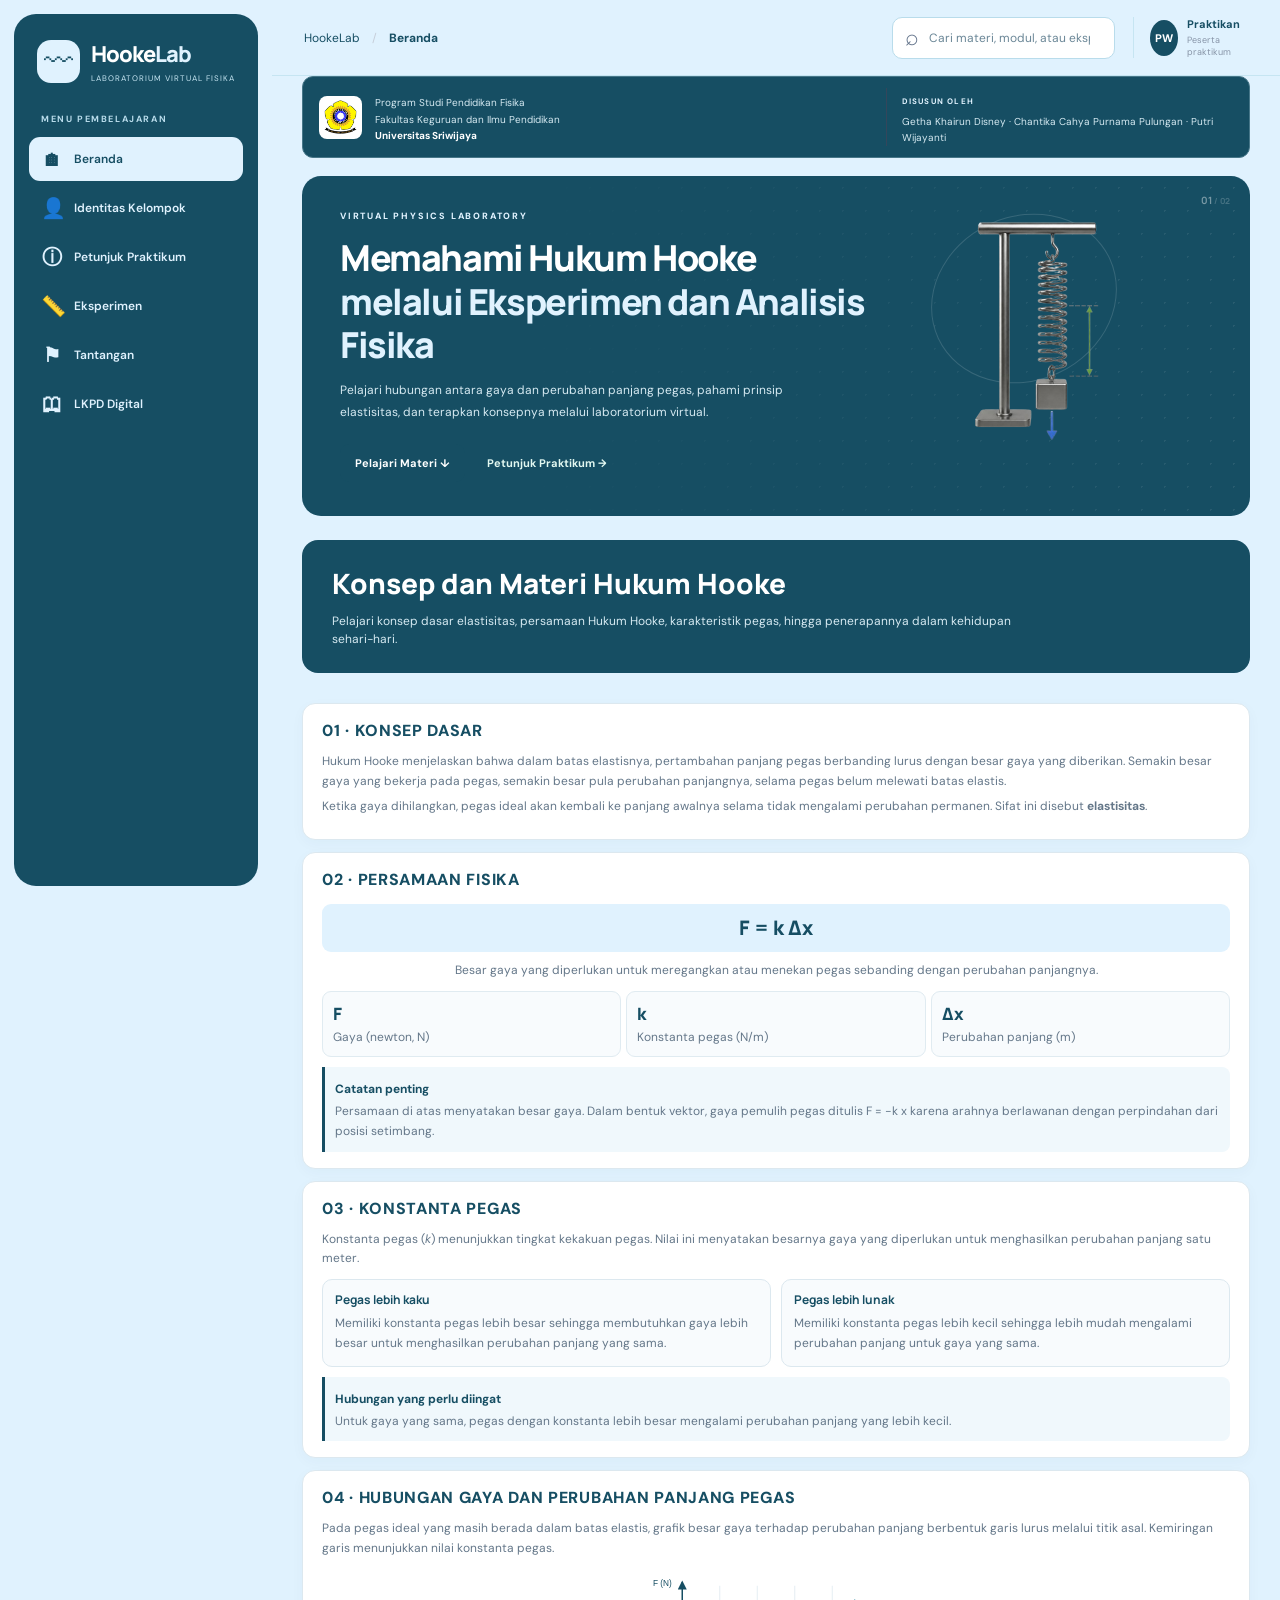
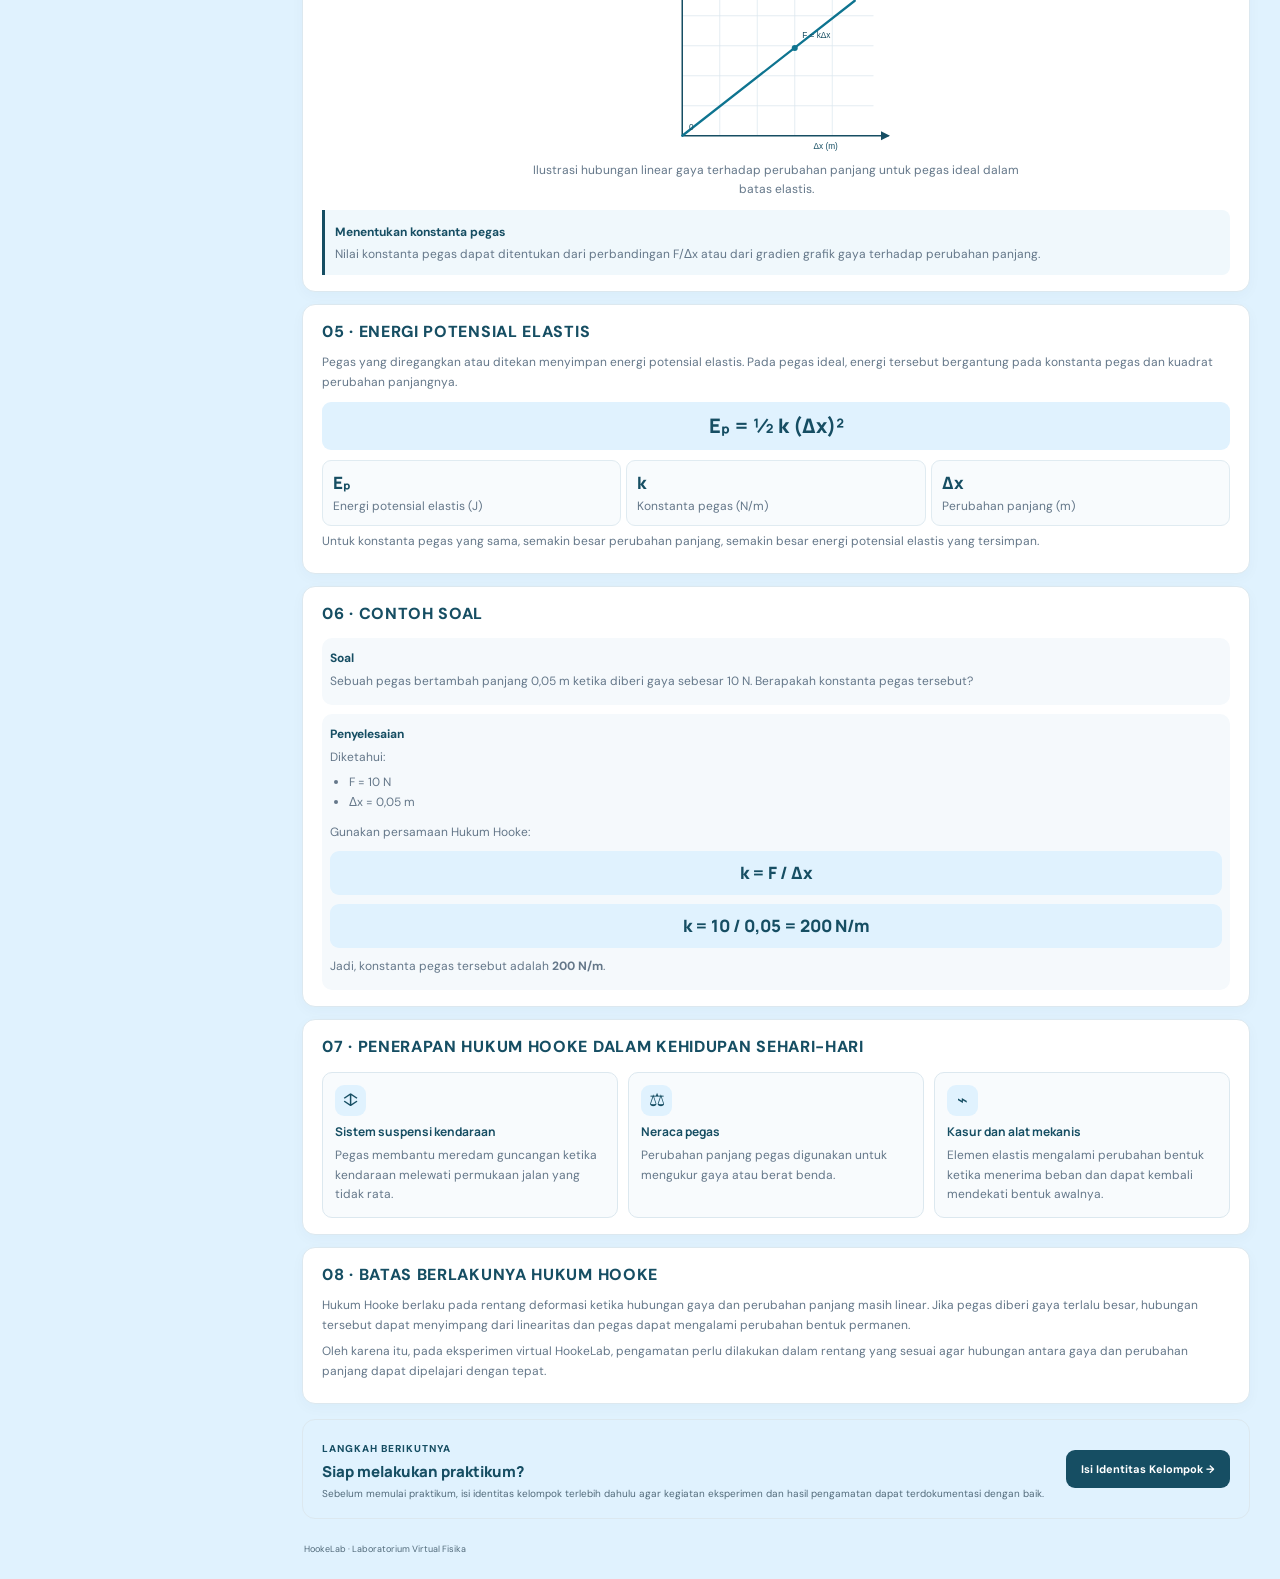
<file: index.html>
<!DOCTYPE html>
<html lang="id">
<head>
  <meta charset="UTF-8">
  <meta name="viewport" content="width=device-width,initial-scale=1">
  <meta name="theme-color" content="#164E63">
  <title>HookeLab | Beranda</title>
  <link rel="stylesheet" href="style.css">
  <script src="js/common.js" defer></script>
</head>
<body>
<div class="app-shell">
  <aside class="sidebar" id="sidebar">
    <a class="brand" href="index.html">
      <span class="brand-mark">〰</span>
      <span>
        <strong>Hooke<span>Lab</span></strong>
        <small>LABORATORIUM VIRTUAL FISIKA</small>
      </span>
    </a>

    <div class="side-label">MENU PEMBELAJARAN</div>
    <nav class="main-nav">
      <a class="nav-link active" href="index.html"><span>🏠︎</span>Beranda</a>
      <a class="nav-link" href="identitas.html"><span>👤</span>Identitas Kelompok</a>
      <a class="nav-link" href="petunjuk.html"><span>ⓘ</span>Petunjuk Praktikum</a>
      <a class="nav-link" href="modul.html"><span>📏</span>Eksperimen</a>
      <a class="nav-link" href="tantangan.html"><span>⚑</span>Tantangan</a>
      <a class="nav-link" href="lkpd.html"><span>🕮</span>LKPD Digital</a>
    </nav>

  </aside>

  <div class="page-area">
    <header class="topbar">
      <button class="menu-toggle" id="menuToggle" aria-label="Buka menu">☰</button>
      <div class="breadcrumb">HookeLab <span>/</span> <b>Beranda</b></div>
      <div class="top-actions">
       <div class="home-search">
  <span class="home-search-icon">⌕</span>
  <input
  type="search"
  id="siteSearch"
  placeholder="Cari materi, modul, atau eksperimen..."
  autocomplete="off"
>
</div>
        <div class="profile">
          <span class="avatar">PW</span>
          <div><b>Praktikan</b><small>Peserta praktikum</small></div>
        </div>
      </div>
    </header>

    <main class="content">

      <!-- IDENTITAS INSTITUSI -->
      <div class="institution-strip">
        <div class="institution-logo">
          <img src="assets/logo-unsri.png" alt="Logo Universitas Sriwijaya">
        </div>
        <div class="institution-info">
          <p>Program Studi Pendidikan Fisika</p>
          <p>Fakultas Keguruan dan Ilmu Pendidikan</p>
          <strong>Universitas Sriwijaya</strong>
        </div>
        <div class="institution-team">
          <span>DISUSUN OLEH</span>
          <p>Getha Khairun Disney · Chantika Cahya Purnama Pulungan · Putri Wijayanti</p>
        </div>
      </div>

      <!-- HERO BERANDA -->
      <section class="hero">
        <div class="dots"></div>
        <div class="hero-copy">
          <label>VIRTUAL PHYSICS LABORATORY</label>
          <h1>Memahami Hukum Hooke
            <br><em>melalui Eksperimen dan Analisis Fisika</em>
          </h1>
          <p>
            Pelajari hubungan antara gaya dan perubahan panjang pegas,
            pahami prinsip elastisitas, dan terapkan konsepnya melalui
            laboratorium virtual.
          </p>
          <div class="actions">
            <a class="btn mint" href="#materi-hooke">Pelajari Materi ↓</a>
            <a class="text-link" href="petunjuk.html">Petunjuk Praktikum →</a>
          </div>
        </div>

        <div class="hero-visual">
          <div class="orbit"></div>
          <div class="hero-spring-image">
            <img src="assets/pegas.png" alt="Ilustrasi eksperimen pegas dan beban">
          </div>
        </div>
        <span class="hero-index">01 <small>/ 02</small></span>
      </section>

      <!-- MATERI HUKUM HOOKE -->
      <section class="hm-section" id="materi-hooke">
        <div class="hm-heading">
          <h2>Konsep dan Materi Hukum Hooke</h2>
          <p>
            Pelajari konsep dasar elastisitas, persamaan Hukum Hooke,
            karakteristik pegas, hingga penerapannya dalam kehidupan sehari-hari.
          </p>
        </div>

        <!-- Konsep dasar -->
        <article class="hm-card">
          <span class="hm-number">01 · KONSEP DASAR</span>
          <p>
            Hukum Hooke menjelaskan bahwa dalam batas elastisnya,
            pertambahan panjang pegas berbanding lurus dengan besar gaya
            yang diberikan. Semakin besar gaya yang bekerja pada pegas,
            semakin besar pula perubahan panjangnya, selama pegas belum
            melewati batas elastis.
          </p>
          <p>
            Ketika gaya dihilangkan, pegas ideal akan kembali ke panjang
            awalnya selama tidak mengalami perubahan permanen.
            Sifat ini disebut <strong>elastisitas</strong>.
          </p>
        </article>

        <!-- Rumus -->
        <article class="hm-card hm-formula-card">
          <span class="hm-number">02 · PERSAMAAN FISIKA</span>
          <div class="hm-formula">F = k Δx</div>
          <p class="hm-formula-note">
            Besar gaya yang diperlukan untuk meregangkan atau menekan
            pegas sebanding dengan perubahan panjangnya.
          </p>

          <div class="hm-symbols">
            <div>
              <strong>F</strong>
              <span>Gaya (newton, N)</span>
            </div>
            <div>
              <strong>k</strong>
              <span>Konstanta pegas (N/m)</span>
            </div>
            <div>
              <strong>Δx</strong>
              <span>Perubahan panjang (m)</span>
            </div>
          </div>

          <div class="hm-note">
            <strong>Catatan penting</strong>
            <p>
              Persamaan di atas menyatakan besar gaya. Dalam bentuk
              vektor, gaya pemulih pegas ditulis F = −k x karena arahnya
              berlawanan dengan perpindahan dari posisi setimbang.
            </p>
          </div>
        </article>

        <!-- Konstanta pegas -->
        <article class="hm-card">
          <span class="hm-number">03 · KONSTANTA PEGAS</span>
          <p>
            Konstanta pegas (<em>k</em>) menunjukkan tingkat kekakuan
            pegas. Nilai ini menyatakan besarnya gaya yang diperlukan
            untuk menghasilkan perubahan panjang satu meter.
          </p>
          <div class="hm-two-columns">
            <div class="hm-mini-card">
              <h4>Pegas lebih kaku</h4>
              <p>
                Memiliki konstanta pegas lebih besar sehingga membutuhkan
                gaya lebih besar untuk menghasilkan perubahan panjang yang sama.
              </p>
            </div>
            <div class="hm-mini-card">
              <h4>Pegas lebih lunak</h4>
              <p>
                Memiliki konstanta pegas lebih kecil sehingga lebih mudah
                mengalami perubahan panjang untuk gaya yang sama.
              </p>
            </div>
          </div>
          <div class="hm-note">
            <strong>Hubungan yang perlu diingat</strong>
            <p>
              Untuk gaya yang sama, pegas dengan konstanta lebih besar
              mengalami perubahan panjang yang lebih kecil.
            </p>
          </div>
        </article>

        <!-- Grafik -->
        <article class="hm-card">
          <span class="hm-number">04 · HUBUNGAN GAYA DAN PERUBAHAN PANJANG PEGAS</span>
          <p>
            Pada pegas ideal yang masih berada dalam batas elastis,
            grafik besar gaya terhadap perubahan panjang berbentuk
            garis lurus melalui titik asal. Kemiringan garis menunjukkan
            nilai konstanta pegas.
          </p>

          <div class="hm-graph-wrap">
            <svg viewBox="0 0 360 245" role="img"
                 aria-label="Grafik gaya terhadap perubahan panjang berupa garis lurus melalui titik asal">
              <defs>
                <marker id="hmArrow" markerWidth="7" markerHeight="7"
                        refX="5" refY="3" orient="auto">
                  <path d="M0,0 L6,3 L0,6 Z" fill="#164E63"/>
                </marker>
              </defs>
              <g stroke="#dbe7ee" stroke-width="1">
                <line x1="55" y1="185" x2="310" y2="185"/>
                <line x1="55" y1="145" x2="310" y2="145"/>
                <line x1="55" y1="105" x2="310" y2="105"/>
                <line x1="55" y1="65" x2="310" y2="65"/>
                <line x1="105" y1="225" x2="105" y2="25"/>
                <line x1="155" y1="225" x2="155" y2="25"/>
                <line x1="205" y1="225" x2="205" y2="25"/>
                <line x1="255" y1="225" x2="255" y2="25"/>
              </g>
              <g stroke="#164E63" stroke-width="2" fill="none"
                 marker-end="url(#hmArrow)">
                <line x1="55" y1="225" x2="55" y2="20"/>
                <line x1="55" y1="225" x2="330" y2="225"/>
              </g>
              <line x1="55" y1="225" x2="285" y2="45"
                    stroke="#0e7490" stroke-width="3"
                    stroke-linecap="round"/>
              <circle cx="205" cy="108" r="4" fill="#0e7490"/>
              <g fill="#164E63" font-size="11" font-family="Arial, sans-serif">
                <text x="16" y="25">F (N)</text>
                <text x="230" y="242">Δx (m)</text>
                <text x="64" y="217">0</text>
                <text x="215" y="94">F = kΔx</text>
              </g>
            </svg>
          </div>
          <p class="hm-caption">
            Ilustrasi hubungan linear gaya terhadap perubahan panjang
            untuk pegas ideal dalam batas elastis.
          </p>
          <div class="hm-note">
            <strong>Menentukan konstanta pegas</strong>
            <p>
              Nilai konstanta pegas dapat ditentukan dari perbandingan
              F/Δx atau dari gradien grafik gaya terhadap perubahan panjang.
            </p>
          </div>
        </article>

        <!-- Energi potensial -->
        <article class="hm-card">
          <span class="hm-number">05 · ENERGI POTENSIAL ELASTIS</span>
          <p>
            Pegas yang diregangkan atau ditekan menyimpan energi potensial
            elastis. Pada pegas ideal, energi tersebut bergantung pada
            konstanta pegas dan kuadrat perubahan panjangnya.
          </p>
          <div class="hm-formula">Eₚ = ½ k (Δx)²</div>
          <div class="hm-symbols">
            <div>
              <strong>Eₚ</strong>
              <span>Energi potensial elastis (J)</span>
            </div>
            <div>
              <strong>k</strong>
              <span>Konstanta pegas (N/m)</span>
            </div>
            <div>
              <strong>Δx</strong>
              <span>Perubahan panjang (m)</span>
            </div>
          </div>
          <p>
            Untuk konstanta pegas yang sama, semakin besar perubahan panjang,
            semakin besar energi potensial elastis yang tersimpan.
          </p>
        </article>

        <!-- Contoh soal -->
        <article class="hm-card">
          <span class="hm-number">06 · CONTOH SOAL</span>
          <div class="hm-question">
            <strong>Soal</strong>
            <p>
              Sebuah pegas bertambah panjang 0,05 m ketika diberi gaya
              sebesar 10 N. Berapakah konstanta pegas tersebut?
            </p>
          </div>
          <div class="hm-solution">
            <strong>Penyelesaian</strong>
            <p>Diketahui:</p>
            <ul>
              <li>F = 10 N</li>
              <li>Δx = 0,05 m</li>
            </ul>
            <p>Gunakan persamaan Hukum Hooke:</p>
            <div class="hm-formula">k = F / Δx</div>
            <div class="hm-formula">k = 10 / 0,05 = 200 N/m</div>
            <p>
              Jadi, konstanta pegas tersebut adalah <strong>200 N/m</strong>.
            </p>
          </div>
        </article>

        <!-- Penerapan -->
        <article class="hm-card">
          <span class="hm-number">07 · PENERAPAN HUKUM HOOKE DALAM KEHIDUPAN SEHARI-HARI</span>
          <div class="hm-applications">
            <div>
              <span class="hm-app-icon">↕</span>
              <h4>Sistem suspensi kendaraan</h4>
              <p>Pegas membantu meredam guncangan ketika kendaraan melewati permukaan jalan yang tidak rata.</p>
            </div>
            <div>
              <span class="hm-app-icon">⚖</span>
              <h4>Neraca pegas</h4>
              <p>Perubahan panjang pegas digunakan untuk mengukur gaya atau berat benda.</p>
            </div>
            <div>
              <span class="hm-app-icon">⌁</span>
              <h4>Kasur dan alat mekanis</h4>
              <p>Elemen elastis mengalami perubahan bentuk ketika menerima beban dan dapat kembali mendekati bentuk awalnya.</p>
            </div>
          </div>
        </article>

        <!-- Batas elastis -->
        <article class="hm-card">
          <span class="hm-number">08 · BATAS BERLAKUNYA HUKUM HOOKE</span>
          <p>
            Hukum Hooke berlaku pada rentang deformasi ketika hubungan
            gaya dan perubahan panjang masih linear. Jika pegas diberi
            gaya terlalu besar, hubungan tersebut dapat menyimpang dari
            linearitas dan pegas dapat mengalami perubahan bentuk permanen.
          </p>
          <p>
            Oleh karena itu, pada eksperimen virtual HookeLab, pengamatan
            perlu dilakukan dalam rentang yang sesuai agar hubungan antara
            gaya dan perubahan panjang dapat dipelajari dengan tepat.
          </p>
        </article>
      </section>

      <!-- NAVIGASI KE PETUNJUK PRAKTIKUM -->
      <section class="hm-next">
        <div class="hm-next-copy">
          <span class="hm-eyebrow">LANGKAH BERIKUTNYA</span>
          <h2>Siap melakukan praktikum?</h2>
          <p>
            Sebelum memulai praktikum, isi identitas kelompok terlebih dahulu agar kegiatan eksperimen dan hasil pengamatan dapat terdokumentasi dengan baik.
          </p>
        </div>
        <a class="btn dark" href="identitas.html">
          Isi Identitas Kelompok →
        </a>
      </section>

      <footer class="footer">
        <span>HookeLab · Laboratorium Virtual Fisika</span>
      </footer>
    </main>
  </div>
</div>
</body>
</html>
</file>
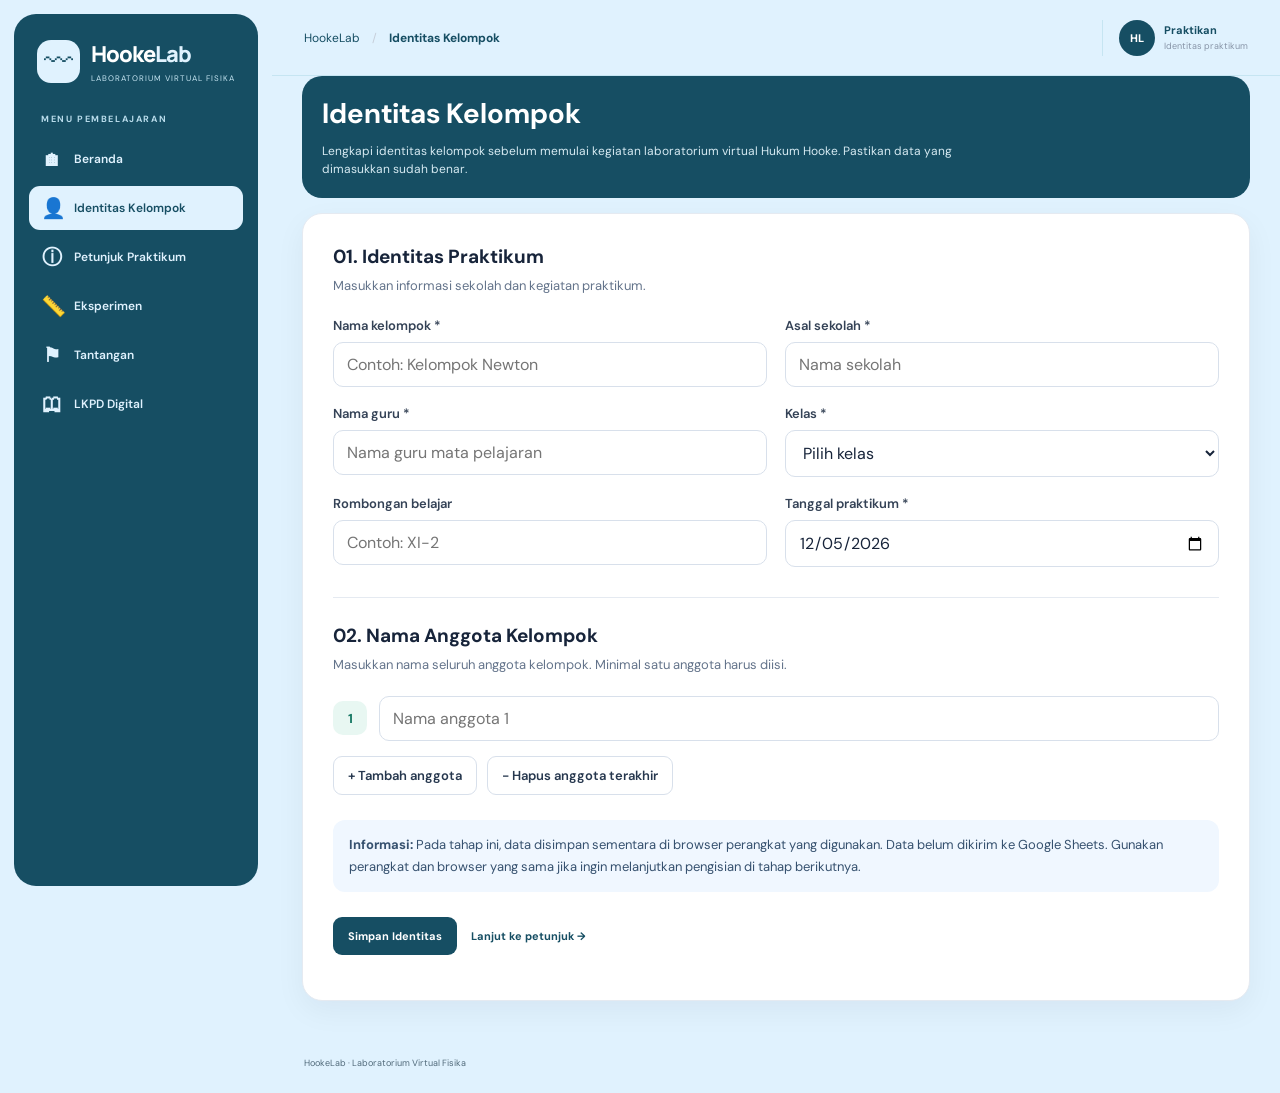
<file: identitas.html>
<!DOCTYPE html>
<html lang="id">
<head>
  <meta charset="UTF-8">
  <meta name="viewport" content="width=device-width,initial-scale=1">
  <meta name="theme-color" content="#101b2e">
  <title>HookeLab | Identitas Kelompok</title>
  <link rel="stylesheet" href="style.css">
  <script src="js/common.js" defer></script>
  <style>
    
/* Kotak judul Identitas Kelompok */
.identity-intro {
  width: 100%;
  max-width: 1000px;
  margin: 0 auto 15px;
  padding: 20px 20px;
  background: #164E63;
  border: none;
  border-radius: 20px;
  box-shadow: none;
  box-sizing: border-box;
}

.identity-intro > label {
  display: block;
  margin: 0 0 10px;
  color: #5EEAD4;
  font-size: 10px;
  font-weight: 800;
  letter-spacing: 1.5px;
}
  .identity-intro h1 {
  margin: 0;
  color: #FFFFFF;
  font-size: 28px;
  line-height: 1.3;
}
  .identity-intro p {
  max-width: 700px;
  margin: 10px 0 0;
  color: #D6EAF2;
  font-size: 12px;
  line-height: 1.5;
}

/* Tampilan layar ponsel */
@media (max-width: 620px) {
  .identity-intro {
  padding: 26px 22px !important;
  border-radius: 18px !important;
  }

  .identity-intro h1 {
    font-size: 27px;
  }
  .identity-intro p {
    margin-top: 12px;
    font-size: 13px;
  }
}

  .identity-form {
  width: 100%;
  max-width: 1000px;
  margin: 0 auto 32px;
  padding: 30px;
  background: #fff;
  border: 1px solid #e5eaf1;
  border-radius: 20px;
  box-shadow: 0 10px 30px rgba(16, 27, 46, 0.05);
  box-sizing: border-box;
}

    .form-section + .form-section {
      margin-top: 30px;
      padding-top: 25px;
      border-top: 1px solid #e5eaf1;
    }

    .form-section h2 {
      margin: 0 0 7px;
      font-size: 19px;
      color: #17243a;
    }

    .form-description {
      margin: 0 0 20px;
      color: #64748b;
      font-size: 13px;
      line-height: 1.6;
    }

    .identity-grid {
      display: grid;
      grid-template-columns: repeat(2, minmax(0, 1fr));
      gap: 18px;
    }

    .identity-field {
      display: flex;
      flex-direction: column;
      gap: 8px;
      min-width: 0;
    }

    .identity-field.full {
      grid-column: 1 / -1;
    }

    .identity-field label {
      color: #344256;
      font-size: 13px;
      font-weight: 600;
    }

    .identity-field input,
    .identity-field select {
      box-sizing: border-box;
      width: 100%;
      min-height: 44px;
      padding: 11px 13px;
      border: 1px solid #d8e0eb;
      border-radius: 10px;
      background: #fff;
      color: #17243a;
      font: inherit;
      outline: none;
    }

    .identity-field input:focus,
    .identity-field select:focus {
      border-color: #319b88;
      box-shadow: 0 0 0 3px rgba(49, 155, 136, 0.12);
    }

    .member-list {
      display: grid;
      gap: 12px;
    }

    .member-row {
      display: grid;
      grid-template-columns: 34px minmax(0, 1fr);
      align-items: center;
      gap: 12px;
    }

    .member-number {
      display: grid;
      place-items: center;
      width: 34px;
      height: 34px;
      border-radius: 10px;
      background: #e8f7f2;
      color: #167763;
      font-weight: 700;
      font-size: 13px;
    }

    .member-row input {
      box-sizing: border-box;
      width: 100%;
      min-height: 44px;
      padding: 11px 13px;
      border: 1px solid #d8e0eb;
      border-radius: 10px;
      font: inherit;
    }

    .member-actions {
      display: flex;
      flex-wrap: wrap;
      gap: 10px;
      margin-top: 15px;
    }

    .member-button {
      padding: 10px 14px;
      border: 1px solid #d8e0eb;
      border-radius: 9px;
      background: #fff;
      color: #26374e;
      cursor: pointer;
      font: inherit;
      font-size: 13px;
      font-weight: 600;
    }

    .member-button:hover {
      background: #f3f8fb;
    }

    .identity-note {
      margin-top: 25px;
      padding: 14px 16px;
      border-radius: 12px;
      background: #f0f7ff;
      color: #36516f;
      font-size: 13px;
      line-height: 1.7;
    }

    .identity-actions {
      display: flex;
      flex-wrap: wrap;
      align-items: center;
      gap: 14px;
      margin-top: 25px;
    }

    .identity-status {
      margin-top: 15px;
      font-size: 13px;
      line-height: 1.6;
    }

    .identity-status.success {
      color: #167763;
    }

    .identity-status.error {
      color: #b42318;
    }

    @media (max-width: 640px) {
      .identity-form {
        padding: 20px 16px;
      }

      .identity-grid {
        grid-template-columns: 1fr;
      }

      .identity-field.full {
        grid-column: auto;
      }
    }
  </style>
</head>
<body>
<div class="app-shell">
  <aside class="sidebar" id="sidebar">
    <a class="brand" href="index.html">
      <span class="brand-mark">〰</span>
      <span>
        <strong>Hooke<span>Lab</span></strong>
        <small>LABORATORIUM VIRTUAL FISIKA</small>
      </span>
    </a>

    <div class="side-label">MENU PEMBELAJARAN</div>
    <nav class="main-nav">
      <a class="nav-link" href="index.html"><span>🏠︎</span>Beranda</a>
      <a class="nav-link active" href="identitas.html"><span>👤</span>Identitas Kelompok</a>
      <a class="nav-link" href="petunjuk.html"><span>ⓘ</span>Petunjuk Praktikum</a>
      <a class="nav-link" href="modul.html"><span>📏</span>Eksperimen</a>
      <a class="nav-link" href="tantangan.html"><span>⚑</span>Tantangan</a>
      <a class="nav-link" href="lkpd.html"><span>🕮</span>LKPD Digital</a>
    </nav>

  </aside>

  <div class="page-area">
    <header class="topbar">
      <button class="menu-toggle" id="menuToggle" aria-label="Buka menu">☰</button>
      <div class="breadcrumb">HookeLab <span>/</span> <b>Identitas Kelompok</b></div>
      <div class="top-actions">
        <div class="profile">
          <span class="avatar">HL</span>
          <div><b>Praktikan</b><small>Identitas praktikum</small></div>
        </div>
      </div>
    </header>

    <main class="content">
      <section class="identity-intro">
        <h1>Identitas Kelompok</h1>
        <p>
          Lengkapi identitas kelompok sebelum memulai kegiatan laboratorium
          virtual Hukum Hooke. Pastikan data yang dimasukkan sudah benar.
        </p>
      </section>

      <form class="identity-form" id="identityForm">
        <section class="form-section">
          <h2>01. Identitas Praktikum</h2>
          <p class="form-description">
            Masukkan informasi sekolah dan kegiatan praktikum.
          </p>

          <div class="identity-grid">
            <div class="identity-field">
              <label for="groupName">Nama kelompok *</label>
              <input id="groupName" name="groupName" required
                placeholder="Contoh: Kelompok Newton">
            </div>

            <div class="identity-field">
              <label for="schoolName">Asal sekolah *</label>
              <input id="schoolName" name="schoolName" required
                placeholder="Nama sekolah">
            </div>

            <div class="identity-field">
              <label for="teacherName">Nama guru *</label>
              <input id="teacherName" name="teacherName" required
                placeholder="Nama guru mata pelajaran">
            </div>

            <div class="identity-field">
              <label for="className">Kelas *</label>
              <select id="className" name="className" required>
                <option value="">Pilih kelas</option>
                <option value="X">X</option>
                <option value="XI">XI</option>
                <option value="XII">XII</option>
              </select>
            </div>

            <div class="identity-field">
              <label for="classGroup">Rombongan belajar</label>
              <input id="classGroup" name="classGroup"
                placeholder="Contoh: XI-2">
            </div>

            <div class="identity-field">
              <label for="practiceDate">Tanggal praktikum *</label>
              <input type="date" id="practiceDate"
                name="practiceDate" required>
            </div>
          </div>
        </section>

        <section class="form-section">
          <h2>02. Nama Anggota Kelompok</h2>
          <p class="form-description">
            Masukkan nama seluruh anggota kelompok. Minimal satu anggota
            harus diisi.
          </p>

          <div class="member-list" id="memberList">
            <div class="member-row">
              <span class="member-number">1</span>
              <input name="member[]" aria-label="Nama anggota 1"
                placeholder="Nama anggota 1" required>
            </div>
          </div>

          <div class="member-actions">
            <button class="member-button" type="button" id="addMember">
              + Tambah anggota
            </button>
            <button class="member-button" type="button" id="removeMember">
              − Hapus anggota terakhir
            </button>
          </div>
        </section>

        <div class="identity-note">
          <strong>Informasi:</strong> Pada tahap ini, data disimpan sementara
          di browser perangkat yang digunakan. Data belum dikirim ke Google
          Sheets. Gunakan perangkat dan browser yang sama jika ingin
          melanjutkan pengisian di tahap berikutnya.
        </div>

        <div class="identity-actions">
          <button type="submit" class="btn mint">Simpan Identitas</button>
          <a class="text-link" href="petunjuk.html">Lanjut ke petunjuk →</a>
        </div>

        <p id="identityStatus" class="identity-status" role="status"
          aria-live="polite"></p>
      </form>

      <footer class="footer">
        <span>HookeLab · Laboratorium Virtual Fisika</span>
      </footer>
    </main>
  </div>
</div>

<script>
  const identityForm = document.getElementById("identityForm");
  const memberList = document.getElementById("memberList");
  const addMemberButton = document.getElementById("addMember");
  const removeMemberButton = document.getElementById("removeMember");
  const identityStatus = document.getElementById("identityStatus");
  const storageKey = "hookelabGroupIdentity";

  // Isi tanggal dengan tanggal perangkat jika belum ada tanggal tersimpan.
  const practiceDateInput = document.getElementById("practiceDate");
  practiceDateInput.value = new Date().toLocaleDateString("en-CA");

  function updateMemberNumbers() {
    const rows = memberList.querySelectorAll(".member-row");

    rows.forEach((row, index) => {
      const number = index + 1;
      row.querySelector(".member-number").textContent = number;

      const input = row.querySelector("input");
      input.setAttribute("aria-label", "Nama anggota " + number);
      input.placeholder = "Nama anggota " + number;
    });

    removeMemberButton.disabled = rows.length <= 1;
    addMemberButton.disabled = rows.length >= 10;
  }

  addMemberButton.addEventListener("click", () => {
    const rows = memberList.querySelectorAll(".member-row");
    if (rows.length >= 10) return;

    const row = document.createElement("div");
    row.className = "member-row";

    const number = rows.length + 1;
    row.innerHTML = `
      <span class="member-number">${number}</span>
      <input name="member[]" aria-label="Nama anggota ${number}"
        placeholder="Nama anggota ${number}" required>
    `;

    memberList.appendChild(row);
    updateMemberNumbers();
  });

  removeMemberButton.addEventListener("click", () => {
    const rows = memberList.querySelectorAll(".member-row");
    if (rows.length <= 1) return;

    rows[rows.length - 1].remove();
    updateMemberNumbers();
  });

  function showStatus(message, type) {
    identityStatus.textContent = message;
    identityStatus.className = "identity-status " + type;
  }

  // Pulihkan identitas yang pernah disimpan pada browser ini.
  try {
    const savedIdentity = localStorage.getItem(storageKey);

    if (savedIdentity) {
      const data = JSON.parse(savedIdentity);

      document.getElementById("groupName").value = data.groupName || "";
      document.getElementById("schoolName").value = data.schoolName || "";
      document.getElementById("teacherName").value = data.teacherName || "";
      document.getElementById("className").value = data.className || "";
      document.getElementById("classGroup").value = data.classGroup || "";
      practiceDateInput.value = data.practiceDate || practiceDateInput.value;

      if (Array.isArray(data.members) && data.members.length) {
        memberList.innerHTML = "";

        data.members.slice(0, 10).forEach((name, index) => {
          const row = document.createElement("div");
          row.className = "member-row";

          const number = index + 1;
          const numberSpan = document.createElement("span");
          numberSpan.className = "member-number";
          numberSpan.textContent = number;

          const input = document.createElement("input");
          input.name = "member[]";
          input.setAttribute("aria-label", "Nama anggota " + number);
          input.placeholder = "Nama anggota " + number;
          input.required = true;
          input.value = name;

          row.append(numberSpan, input);
          memberList.appendChild(row);
        });
      }

      updateMemberNumbers();
      showStatus(
        "Identitas sebelumnya ditemukan di browser ini. Periksa kembali datanya sebelum melanjutkan.",
        "success"
      );
    }
  } catch (error) {
    showStatus(
      "Data sebelumnya tidak dapat dibaca. Silakan periksa dan isi kembali formulir.",
      "error"
    );
  }


const SCRIPT_URL = "https://script.google.com/macros/s/AKfycby0UXpyeMryvF_4GRrI0XoQ5hyxjJBh_lW1VyykYaU2mYkH4pLnXaqJuQJG_W4ggYVyiQ/exec";

identityForm.addEventListener("submit", async (event) => {
  event.preventDefault();

  if (!identityForm.reportValidity()) return;

  const formData = new FormData(identityForm);

  const members = formData.getAll("member[]")
    .map(name => String(name).trim())
    .filter(Boolean);

  if (!members.length) {
    showStatus("Isi minimal satu nama anggota kelompok.", "error");
    return;
  }

// Gunakan ID kelompok yang sudah tersimpan jika tersedia.
// Jika belum ada, buat ID baru.
let existingIdentity = {};

try {
  existingIdentity = JSON.parse(
    localStorage.getItem(storageKey) || "{}"
  );
} catch (error) {
  existingIdentity = {};
}

const data = {
  groupId: existingIdentity.groupId || crypto.randomUUID(),
  groupName: String(formData.get("groupName") || "").trim(),
  schoolName: String(formData.get("schoolName") || "").trim(),
  teacherName: String(formData.get("teacherName") || "").trim(),
  className: String(formData.get("className") || "").trim(),
  classGroup: String(formData.get("classGroup") || "").trim(),
  practiceDate: String(formData.get("practiceDate") || "").trim(),
  members: members,
  savedAt: new Date().toISOString()
};

  const submitButton = identityForm.querySelector(
    'button[type="submit"], input[type="submit"]'
  );

  if (submitButton) submitButton.disabled = true;

  showStatus("Sedang mengirim identitas ke database...", "success");

  try {
    // Simpan salinan lokal sebagai cadangan.
    localStorage.setItem(storageKey, JSON.stringify(data));

    // Kirim JSON ke Google Apps Script.
    // no-cors memungkinkan pengiriman lintas domain,
    // tetapi browser tidak mengizinkan kita membaca responsnya.
    await fetch(SCRIPT_URL, {
      method: "POST",
      mode: "no-cors",
      headers: {
        "Content-Type": "text/plain;charset=utf-8"
      },
      body: JSON.stringify(data)
    });

    showStatus(
      "Permintaan pengiriman telah dilakukan. Periksa spreadsheet untuk memastikan data berhasil tersimpan.",
      "success"
    );

  } catch (error) {
    showStatus(
      "Pengiriman gagal dilakukan. Periksa koneksi internet dan coba kembali.",
      "error"
    );

    console.error("Pengiriman identitas gagal:", error);

  } finally {
    if (submitButton) submitButton.disabled = false;
  }
});

  updateMemberNumbers();
</script>
</body>
</html>
</file>
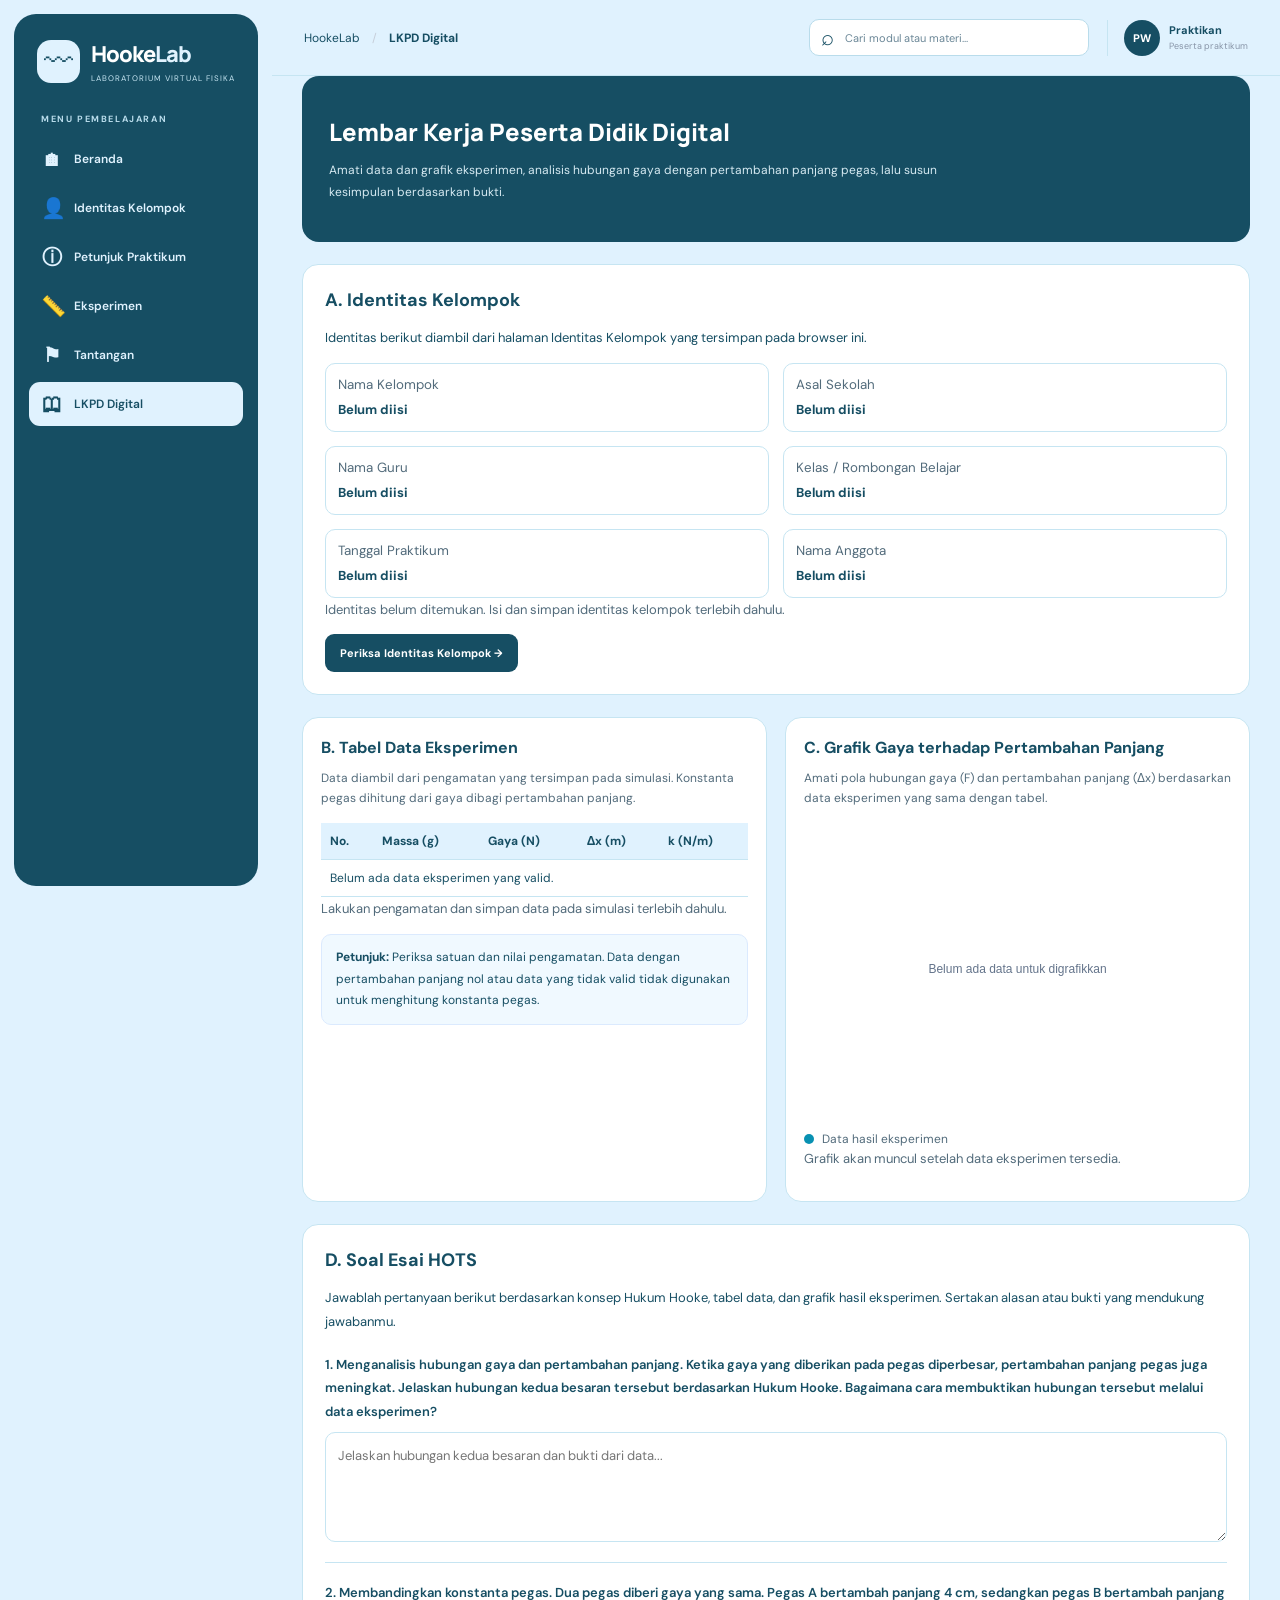
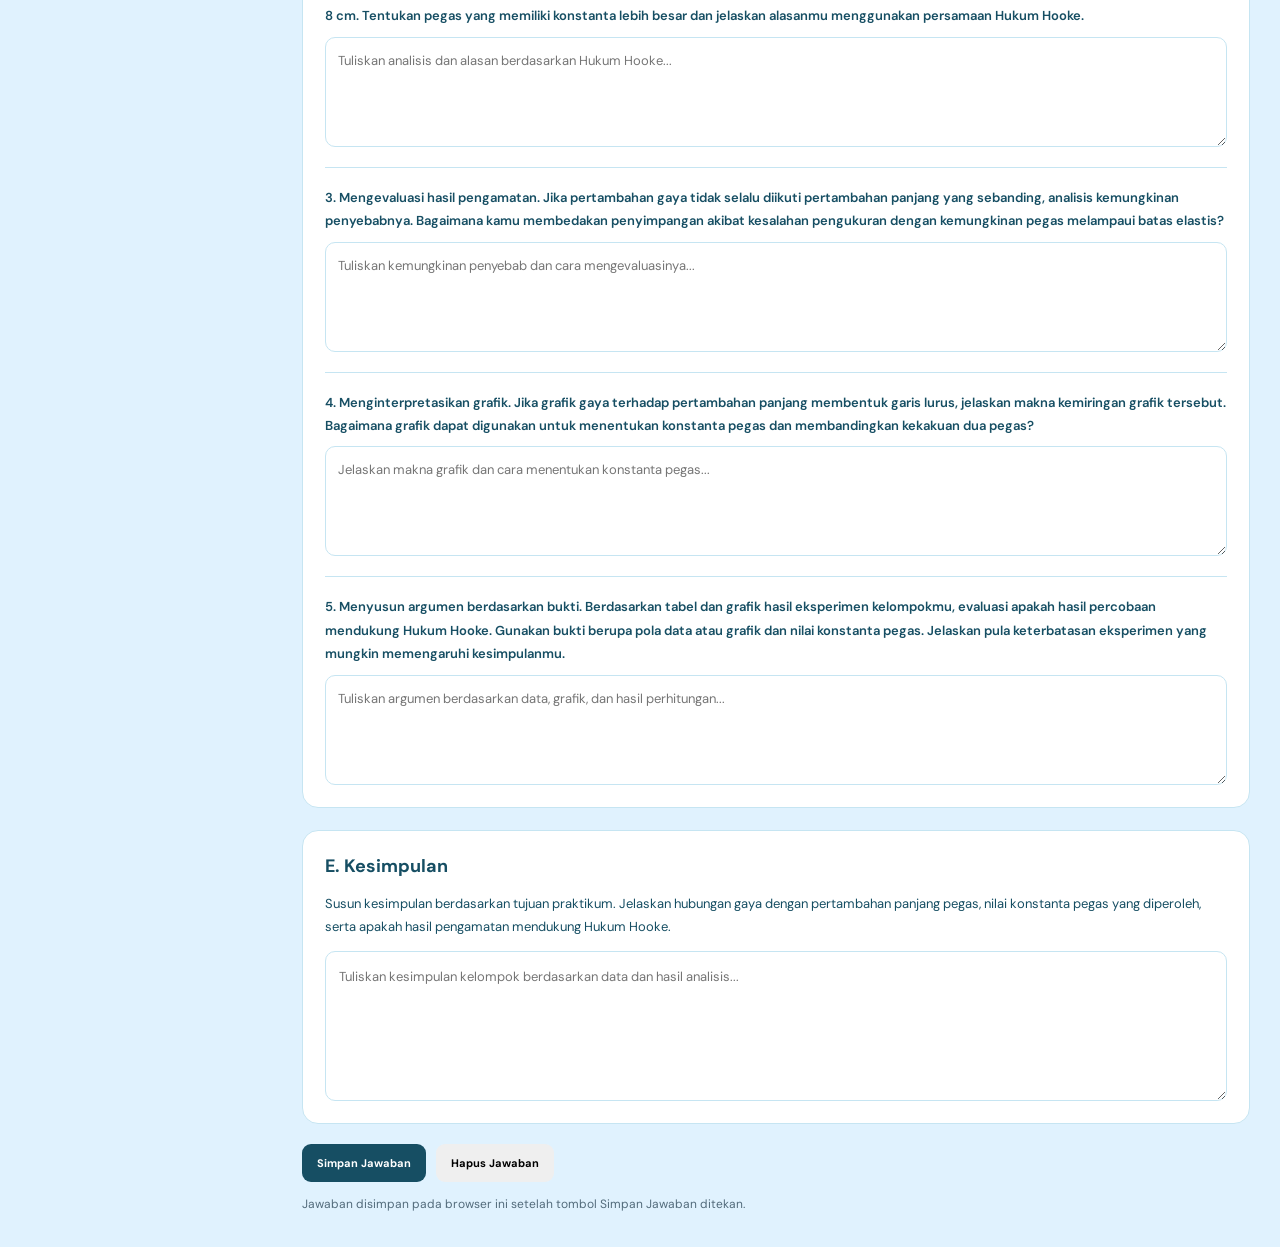
<file: lkpd.html>
<!DOCTYPE html>
<html lang="id">
<head>
  <meta charset="UTF-8">
  <meta name="viewport" content="width=device-width, initial-scale=1">
  <meta name="theme-color" content="#101b2e">
  <title>HookeLab | LKPD Digital</title>
  <link rel="stylesheet" href="style.css">
  <script src="js/common.js" defer></script>

  <style>
    /* Tata letak umum LKPD */
    .lkpd-section {
      margin-top: 22px;
      padding: 22px;
      background: var(--panel, #fff);
      border: 1px solid var(--line, #e2e8f0);
      border-radius: 16px;
      min-width: 0;
      box-sizing: border-box;
    }

    .lkpd-section h2 {
      margin: 0 0 12px;
      font-size: 18px;
      line-height: 1.5;
    }

    .lkpd-section p,
    .lkpd-section li {
      font-size: 13px;
      line-height: 1.8;
    }

    .lkpd-section p {
      margin-top: 0;
    }

    /* Identitas kelompok */
    .identity-grid {
      display: grid;
      grid-template-columns: repeat(2, minmax(0, 1fr));
      gap: 14px;
    }

    .identity-item {
      padding: 12px;
      border: 1px solid var(--line, #e2e8f0);
      border-radius: 10px;
      min-width: 0;
    }

    .identity-item small {
      display: block;
      color: var(--muted, #64748b);
      margin-bottom: 5px;
    }

    .identity-item strong {
      overflow-wrap: anywhere;
      font-size: 13px;
    }

    /* Kotak tabel dan grafik berdampingan */
    .data-grid {
      display: grid;
      grid-template-columns: minmax(0, 1fr) minmax(0, 1fr);
      gap: 18px;
      align-items: stretch;
      margin-top: 22px;
    }

    .data-card {
      margin-top: 0;
      padding: 18px;
      min-width: 0;
      overflow: hidden;
    }

    .data-card h2 {
      font-size: 16px;
      margin-bottom: 8px;
    }

    .data-description {
      color: var(--muted, #64748b);
      font-size: 12px !important;
      line-height: 1.7 !important;
      margin-bottom: 14px;
    }

    .table-wrap {
      width: 100%;
      overflow-x: auto;
    }

    .data-table {
      width: 100%;
      border-collapse: collapse;
      font-size: 12px;
    }

    .data-table th,
    .data-table td {
      padding: 10px 9px;
      border-bottom: 1px solid var(--line, #e2e8f0);
      text-align: left;
      white-space: nowrap;
    }

    .data-table th {
      background: #e0f2fe;
      color: #164e63;
      font-weight: 700;
    }

    .data-table tbody tr:hover {
      background: #f8fafc;
    }

    /* Grafik */
    .graph-wrap {
      width: 100%;
      min-width: 0;
      position: relative;
    }

    #experimentGraph {
      display: block;
      width: 100%;
      height: 300px;
    }

    .graph-legend {
      display: flex;
      align-items: center;
      gap: 8px;
      margin-top: 8px;
      font-size: 12px;
      color: var(--muted, #64748b);
    }

    .legend-dot {
      display: inline-block;
      width: 10px;
      height: 10px;
      border-radius: 50%;
      background: #0891b2;
      flex-shrink: 0;
    }

    .lkpd-note {
      padding: 12px 14px;
      background: #f0f9ff;
      border: 1px solid #dbeafe;
      border-radius: 10px;
      line-height: 1.8;
      font-size: 12px;
      margin-top: 14px;
    }

    .lkpd-status {
      margin-top: 12px;
      color: var(--muted, #64748b);
      font-size: 12px;
      line-height: 1.7;
    }

    /* Soal esai */
    .question {
      margin-top: 20px;
      padding-top: 18px;
      border-top: 1px solid var(--line, #e2e8f0);
    }

    .question:first-of-type {
      border-top: none;
      padding-top: 0;
    }

    .question label {
      display: block;
      font-size: 13px;
      line-height: 1.8;
      font-weight: 600;
      margin-bottom: 9px;
    }

    .question textarea {
      display: block;
      width: 100%;
      min-height: 110px;
      padding: 12px;
      border: 1px solid var(--line, #cbd5e1);
      border-radius: 10px;
      font: inherit;
      font-size: 13px;
      line-height: 1.7;
      resize: vertical;
      box-sizing: border-box;
      background: #fff;
      color: #172033;
    }

    .question textarea:focus,
    .conclusion-textarea:focus {
      outline: 2px solid #94b9e8;
      outline-offset: 1px;
    }

    .question-hint {
      margin: 0 0 10px;
      color: var(--muted, #64748b);
      font-size: 12px !important;
    }

    /* Kesimpulan */
    .conclusion-textarea {
      display: block;
      width: 100%;
      min-height: 150px;
      padding: 13px;
      border: 1px solid var(--line, #cbd5e1);
      border-radius: 10px;
      box-sizing: border-box;
      background: #fff;
      color: #172033;
      font: inherit;
      font-size: 13px;
      line-height: 1.8;
      resize: vertical;
    }

    /* Tombol */
    .lkpd-actions {
      display: flex;
      flex-wrap: wrap;
      gap: 10px;
      margin-top: 20px;
    }

    .lkpd-actions button {
      cursor: pointer;
    }

    @media (max-width: 850px) {
      .data-grid {
        grid-template-columns: 1fr;
      }
    }

    @media (max-width: 600px) {
      .identity-grid {
        grid-template-columns: 1fr;
      }

      .lkpd-section {
        padding: 16px;
      }

      .data-card {
        padding: 14px;
      }

      #experimentGraph {
        height: 260px;
      }
    }
  </style>
</head>

<body>
<div class="app-shell">

  <aside class="sidebar" id="sidebar">
    <a class="brand" href="index.html">
      <span class="brand-mark">〰</span>
      <span>
        <strong>Hooke<span>Lab</span></strong>
        <small>LABORATORIUM VIRTUAL FISIKA</small>
      </span>
    </a>

    <div class="side-label">MENU PEMBELAJARAN</div>

    <nav class="main-nav">
      <a class="nav-link" href="index.html"><span>🏠︎</span>Beranda</a>
      <a class="nav-link" href="identitas.html"><span>👤</span>Identitas Kelompok</a>
      <a class="nav-link" href="petunjuk.html"><span>ⓘ</span>Petunjuk Praktikum</a>
      <a class="nav-link" href="modul.html"><span>📏</span>Eksperimen</a>
      <a class="nav-link" href="tantangan.html"><span>⚑</span>Tantangan</a>
      <a class="nav-link active" href="lkpd.html"><span>🕮</span>LKPD Digital</a>
    </nav>

  </aside>

  <div class="page-area">
    <header class="topbar">
      <button class="menu-toggle" id="menuToggle"
        aria-label="Buka menu">☰</button>

      <div class="breadcrumb">
        HookeLab <span>/</span> <b>LKPD Digital</b>
      </div>

      <div class="top-actions">
        <div class="search">
          <span>⌕</span>
          <input id="siteSearch"
            placeholder="Cari modul atau materi..."
            aria-label="Cari modul atau materi">
        </div>
        <div class="profile">
          <span class="avatar">PW</span>
          <div>
            <b>Praktikan</b>
            <small>Peserta praktikum</small>
          </div>
        </div>
      </div>
    </header>

    <main class="content">

      <section class="page-hero lkpd-heading">
        <h2>Lembar Kerja Peserta Didik Digital</h2>
        <p>Amati data dan grafik eksperimen, analisis hubungan gaya dengan pertambahan panjang pegas, lalu susun kesimpulan berdasarkan bukti.</p>
      </section>

      <!-- A. IDENTITAS KELOMPOK: DIPERTAHANKAN -->
      <section class="lkpd-section">
        <h2>A. Identitas Kelompok</h2>
        <p>
          Identitas berikut diambil dari halaman Identitas Kelompok
          yang tersimpan pada browser ini.
        </p>

        <div class="identity-grid">
          <div class="identity-item">
            <small>Nama Kelompok</small>
            <strong id="idGroup">Belum diisi</strong>
          </div>
          <div class="identity-item">
            <small>Asal Sekolah</small>
            <strong id="idSchool">Belum diisi</strong>
          </div>
          <div class="identity-item">
            <small>Nama Guru</small>
            <strong id="idTeacher">Belum diisi</strong>
          </div>
          <div class="identity-item">
            <small>Kelas / Rombongan Belajar</small>
            <strong id="idClass">Belum diisi</strong>
          </div>
          <div class="identity-item">
            <small>Tanggal Praktikum</small>
            <strong id="idDate">Belum diisi</strong>
          </div>
          <div class="identity-item">
            <small>Nama Anggota</small>
            <strong id="idMembers">Belum diisi</strong>
          </div>
        </div>

        <p id="identityStatus" class="lkpd-status" aria-live="polite"></p>
        <a class="btn dark" href="identitas.html">Periksa Identitas Kelompok →</a>
      </section>

      <!-- B. TABEL DAN GRAFIK DALAM DUA KOLOM -->
      <div class="data-grid">

        <section class="lkpd-section data-card">
          <h2>B. Tabel Data Eksperimen</h2>
          <p class="data-description">
            Data diambil dari pengamatan yang tersimpan pada simulasi.
            Konstanta pegas dihitung dari gaya dibagi pertambahan panjang.
          </p>

          <div class="table-wrap">
            <table class="data-table">
              <thead>
                <tr>
                  <th>No.</th>
                  <th>Massa (g)</th>
                  <th>Gaya (N)</th>
                  <th>Δx (m)</th>
                  <th>k (N/m)</th>
                </tr>
              </thead>
              <tbody id="lkpdRows">
                <tr><td colspan="5">Memuat data eksperimen...</td></tr>
              </tbody>
            </table>
          </div>

          <p id="dataStatus" class="lkpd-status" aria-live="polite"></p>

          <div class="lkpd-note">
            <b>Petunjuk:</b> Periksa satuan dan nilai pengamatan.
            Data dengan pertambahan panjang nol atau data yang tidak valid
            tidak digunakan untuk menghitung konstanta pegas.
          </div>
        </section>

        <section class="lkpd-section data-card">
          <h2>C. Grafik Gaya terhadap Pertambahan Panjang</h2>
          <p class="data-description">
            Amati pola hubungan gaya (F) dan pertambahan panjang (Δx)
            berdasarkan data eksperimen yang sama dengan tabel.
          </p>

          <div class="graph-wrap">
            <canvas id="experimentGraph"
              role="img"
              aria-label="Grafik gaya terhadap pertambahan panjang pegas">
              Grafik memerlukan dukungan canvas pada browser.
            </canvas>
          </div>

          <div class="graph-legend">
            <span class="legend-dot"></span>
            <span>Data hasil eksperimen</span>
          </div>

          <p id="graphStatus" class="lkpd-status" aria-live="polite"></p>
        </section>

      </div>

      <!-- D. LIMA SOAL ESAI HOTS -->
      <section class="lkpd-section">
        <h2>D. Soal Esai HOTS</h2>
        <p>
          Jawablah pertanyaan berikut berdasarkan konsep Hukum Hooke,
          tabel data, dan grafik hasil eksperimen. Sertakan alasan atau
          bukti yang mendukung jawabanmu.
        </p>

        <div class="question">
          <label for="q1">
            1. Menganalisis hubungan gaya dan pertambahan panjang.
            Ketika gaya yang diberikan pada pegas diperbesar,
            pertambahan panjang pegas juga meningkat. Jelaskan hubungan
            kedua besaran tersebut berdasarkan Hukum Hooke. Bagaimana
            cara membuktikan hubungan tersebut melalui data eksperimen?
          </label>
          <textarea id="q1" data-answer="q1"
            placeholder="Jelaskan hubungan kedua besaran dan bukti dari data..."></textarea>
        </div>

        <div class="question">
          <label for="q2">
            2. Membandingkan konstanta pegas.
            Dua pegas diberi gaya yang sama. Pegas A bertambah panjang
            4 cm, sedangkan pegas B bertambah panjang 8 cm. Tentukan
            pegas yang memiliki konstanta lebih besar dan jelaskan
            alasanmu menggunakan persamaan Hukum Hooke.
          </label>
          <textarea id="q2" data-answer="q2"
            placeholder="Tuliskan analisis dan alasan berdasarkan Hukum Hooke..."></textarea>
        </div>

        <div class="question">
          <label for="q3">
            3. Mengevaluasi hasil pengamatan.
            Jika pertambahan gaya tidak selalu diikuti pertambahan
            panjang yang sebanding, analisis kemungkinan penyebabnya.
            Bagaimana kamu membedakan penyimpangan akibat kesalahan
            pengukuran dengan kemungkinan pegas melampaui batas elastis?
          </label>
          <textarea id="q3" data-answer="q3"
            placeholder="Tuliskan kemungkinan penyebab dan cara mengevaluasinya..."></textarea>
        </div>

        <div class="question">
          <label for="q4">
            4. Menginterpretasikan grafik.
            Jika grafik gaya terhadap pertambahan panjang membentuk
            garis lurus, jelaskan makna kemiringan grafik tersebut.
            Bagaimana grafik dapat digunakan untuk menentukan
            konstanta pegas dan membandingkan kekakuan dua pegas?
          </label>
          <textarea id="q4" data-answer="q4"
            placeholder="Jelaskan makna grafik dan cara menentukan konstanta pegas..."></textarea>
        </div>

        <div class="question">
          <label for="q5">
            5. Menyusun argumen berdasarkan bukti.
            Berdasarkan tabel dan grafik hasil eksperimen kelompokmu,
            evaluasi apakah hasil percobaan mendukung Hukum Hooke.
            Gunakan bukti berupa pola data atau grafik dan nilai
            konstanta pegas. Jelaskan pula keterbatasan eksperimen
            yang mungkin memengaruhi kesimpulanmu.
          </label>
          <textarea id="q5" data-answer="q5"
            placeholder="Tuliskan argumen berdasarkan data, grafik, dan hasil perhitungan..."></textarea>
        </div>
      </section>

      <!-- E. KESIMPULAN -->
      <section class="lkpd-section">
        <h2>E. Kesimpulan</h2>
        <p>
          Susun kesimpulan berdasarkan tujuan praktikum. Jelaskan
          hubungan gaya dengan pertambahan panjang pegas, nilai
          konstanta pegas yang diperoleh, serta apakah hasil pengamatan
          mendukung Hukum Hooke.
        </p>

        <textarea id="conclusion" data-answer="conclusion"
          class="conclusion-textarea"
          aria-label="Kesimpulan praktikum"
          placeholder="Tuliskan kesimpulan kelompok berdasarkan data dan hasil analisis..."></textarea>
      </section>

      <!-- TOMBOL SIMPAN DAN HAPUS: DIPERTAHANKAN -->
      <div class="lkpd-actions">
        <button type="button" class="btn dark" id="saveAnswers">
          Simpan Jawaban
        </button>
        <button type="button" class="btn" id="clearAnswers">
          Hapus Jawaban
        </button>
      </div>

      <p id="answerStatus" class="lkpd-status" aria-live="polite">
        Jawaban disimpan pada browser ini setelah tombol Simpan Jawaban ditekan.
      </p>

    </main>
  </div>
</div>

<script>
(() => {
  const IDENTITY_KEY = "hookelabGroupIdentity";
  const RECORDS_KEY = "hookelab_mode1_records";
  const ANSWERS_KEY = "hookelab_lkpd_answers";

  const byId = id => document.getElementById(id);
  const answerFields = document.querySelectorAll("[data-answer]");

  function setText(id, value) {
    byId(id).textContent = value || "Belum diisi";
  }

  function formatNumber(value, digits = 2) {
    return Number(value).toLocaleString("id-ID", {
      minimumFractionDigits: digits,
      maximumFractionDigits: digits
    });
  }

  // A. Membaca identitas kelompok.
  try {
    const identity = JSON.parse(
      localStorage.getItem(IDENTITY_KEY) || "null"
    );

    if (identity) {
      setText("idGroup", identity.groupName);
      setText("idSchool", identity.schoolName);
      setText("idTeacher", identity.teacherName);

      const classText = [
        identity.className,
        identity.classGroup
      ].filter(Boolean).join(" - ");

      setText("idClass", classText);

      const date = identity.practiceDate
        ? new Date(identity.practiceDate + "T00:00:00")
        : null;

      setText(
        "idDate",
        date && !Number.isNaN(date.getTime())
          ? date.toLocaleDateString("id-ID", {
              day: "numeric",
              month: "long",
              year: "numeric"
            })
          : identity.practiceDate
      );

      setText(
        "idMembers",
        Array.isArray(identity.members)
          ? identity.members.join(", ")
          : ""
      );

      byId("identityStatus").textContent =
        "Identitas berhasil dibaca dari penyimpanan browser.";
    } else {
      byId("identityStatus").textContent =
        "Identitas belum ditemukan. Isi dan simpan identitas kelompok terlebih dahulu.";
    }
  } catch (error) {
    byId("identityStatus").textContent =
      "Identitas tidak dapat dibaca. Periksa data pada halaman Identitas Kelompok.";
  }


  // B. Membaca data eksperimen.
  let validRecords = [];

  function getRecords() {
    try {
      const records = JSON.parse(
        localStorage.getItem(RECORDS_KEY) || "[]"
      );

      if (!Array.isArray(records)) return [];

      return records.filter(record => {
        // Di modul.html, gaya disimpan sebagai record.F.
        const force = Number(record.F);
        const dx = Number(record.dx);
        const mass = Number(record.mass);
        const k = Number(record.k);

        return Number.isFinite(force) &&
          Number.isFinite(dx) &&
          Number.isFinite(mass) &&
          Number.isFinite(k) &&
          dx > 0 &&
          force >= 0;
      }).map(record => ({
        ...record,
        force: Number(record.F),
        dx: Number(record.dx),
        mass: Number(record.mass),
        k: Number(record.k)
      }));
    } catch (error) {
      return [];
    }
  }


  function renderTable() {
    const tbody = byId("lkpdRows");
    const records = getRecords();
    validRecords = records;

    tbody.replaceChildren();

    if (records.length === 0) {
      const tr = document.createElement("tr");
      const td = document.createElement("td");
      td.colSpan = 5;
      td.textContent = "Belum ada data eksperimen yang valid.";
      tr.appendChild(td);
      tbody.appendChild(tr);

      byId("dataStatus").textContent =
        "Lakukan pengamatan dan simpan data pada simulasi terlebih dahulu.";
      return;
    }

    records.forEach((record, index) => {
      const force = Number(record.force);
      const dx = Number(record.dx);
      const k = force / dx;

      const tr = document.createElement("tr");

      const values = [
        index + 1,
        record.mass ?? "-",
        formatNumber(force),
        formatNumber(dx, 4),
        formatNumber(k)
      ];

      values.forEach(value => {
        const td = document.createElement("td");
        td.textContent = String(value);
        tr.appendChild(td);
      });

      tbody.appendChild(tr);
    });

    byId("dataStatus").textContent =
      records.length +
      " data valid ditampilkan. Nilai konstanta pegas dihitung menggunakan k = F/Δx.";
  }

  // C. Menggambar grafik F terhadap Δx dari data simulasi.
  function drawGraph() {
    const canvas = byId("experimentGraph");
    const ctx = canvas.getContext("2d");
    const records = validRecords;

    if (!ctx) {
      byId("graphStatus").textContent =
        "Grafik tidak dapat ditampilkan pada browser ini.";
      return;
    }

    const rect = canvas.getBoundingClientRect();
    const cssWidth = Math.max(280, rect.width || 320);
    const cssHeight = Math.max(240, rect.height || 300);
    const pixelRatio = window.devicePixelRatio || 1;

    canvas.width = Math.round(cssWidth * pixelRatio);
    canvas.height = Math.round(cssHeight * pixelRatio);

    ctx.setTransform(pixelRatio, 0, 0, pixelRatio, 0, 0);
    ctx.clearRect(0, 0, cssWidth, cssHeight);

    const margin = { left: 55, right: 18, top: 20, bottom: 52 };
    const plotWidth = cssWidth - margin.left - margin.right;
    const plotHeight = cssHeight - margin.top - margin.bottom;

    if (records.length === 0) {
      ctx.fillStyle = "#64748b";
      ctx.font = "12px sans-serif";
      ctx.textAlign = "center";
      ctx.fillText(
        "Belum ada data untuk digrafikkan",
        cssWidth / 2,
        cssHeight / 2
      );

      byId("graphStatus").textContent =
        "Grafik akan muncul setelah data eksperimen tersedia.";
      return;
    }

    const points = records.map(record => ({
      x: Number(record.dx),
      y: Number(record.force)
    })).filter(point =>
      Number.isFinite(point.x) &&
      Number.isFinite(point.y) &&
      point.x > 0 &&
      point.y >= 0
    );

    if (points.length === 0) {
      byId("graphStatus").textContent =
        "Tidak ada pasangan data gaya dan pertambahan panjang yang valid.";
      return;
    }

    const maxX = Math.max(...points.map(point => point.x)) * 1.15 || 1;
    const maxY = Math.max(...points.map(point => point.y)) * 1.15 || 1;

    const xPos = x =>
      margin.left + (x / maxX) * plotWidth;

    const yPos = y =>
      margin.top + plotHeight - (y / maxY) * plotHeight;

    // Latar grafik.
    ctx.fillStyle = "#ffffff";
    ctx.fillRect(0, 0, cssWidth, cssHeight);

    // Garis kisi dan angka sumbu.
    ctx.strokeStyle = "#e2e8f0";
    ctx.lineWidth = 1;
    ctx.fillStyle = "#64748b";
    ctx.font = "10px sans-serif";

    for (let i = 0; i <= 4; i++) {
      const x = margin.left + (plotWidth * i / 4);
      const y = margin.top + (plotHeight * i / 4);

      ctx.beginPath();
      ctx.moveTo(x, margin.top);
      ctx.lineTo(x, margin.top + plotHeight);
      ctx.stroke();

      ctx.beginPath();
      ctx.moveTo(margin.left, y);
      ctx.lineTo(margin.left + plotWidth, y);
      ctx.stroke();

      ctx.textAlign = "center";
      ctx.fillText(
        formatNumber(maxX * i / 4, 3),
        x,
        margin.top + plotHeight + 17
      );

      ctx.textAlign = "right";
      ctx.fillText(
        formatNumber(maxY * (4 - i) / 4, 2),
        margin.left - 8,
        y + 3
      );
    }

    // Sumbu grafik.
    ctx.strokeStyle = "#334155";
    ctx.lineWidth = 1.5;
    ctx.beginPath();
    ctx.moveTo(margin.left, margin.top);
    ctx.lineTo(margin.left, margin.top + plotHeight);
    ctx.lineTo(margin.left + plotWidth, margin.top + plotHeight);
    ctx.stroke();

    // Label sumbu X.
    ctx.fillStyle = "#334155";
    ctx.font = "11px sans-serif";
    ctx.textAlign = "center";
    ctx.fillText(
      "Pertambahan panjang Δx (m)",
      margin.left + plotWidth / 2,
      cssHeight - 10
    );

    // Label sumbu Y.
    ctx.save();
    ctx.translate(15, margin.top + plotHeight / 2);
    ctx.rotate(-Math.PI / 2);
    ctx.textAlign = "center";
    ctx.fillText("Gaya F (N)", 0, 0);
    ctx.restore();

    // Titik data eksperimen.
    ctx.fillStyle = "#0891b2";

    points.forEach(point => {
      ctx.beginPath();
      ctx.arc(xPos(point.x), yPos(point.y), 4, 0, Math.PI * 2);
      ctx.fill();
    });

    // Garis penghubung titik untuk membantu melihat pola data.
    if (points.length > 1) {
      const sorted = [...points].sort((a, b) => a.x - b.x);

      ctx.strokeStyle = "#0891b2";
      ctx.lineWidth = 1.5;
      ctx.beginPath();

      sorted.forEach((point, index) => {
        if (index === 0) {
          ctx.moveTo(xPos(point.x), yPos(point.y));
        } else {
          ctx.lineTo(xPos(point.x), yPos(point.y));
        }
      });

      ctx.stroke();
    }

    byId("graphStatus").textContent =
      "Grafik menampilkan " + points.length +
      " pasangan data eksperimen. Sumbu X menunjukkan Δx (m), sedangkan sumbu Y menunjukkan F (N).";
  }

  renderTable();
  drawGraph();

  // Menggambar ulang grafik saat ukuran tampilan berubah.
  let resizeFrame = null;

  window.addEventListener("resize", () => {
    if (resizeFrame !== null) {
      cancelAnimationFrame(resizeFrame);
    }

    resizeFrame = requestAnimationFrame(() => {
      drawGraph();
      resizeFrame = null;
    });
  });

  // D. Memulihkan jawaban sebelumnya.
  try {
    const answers = JSON.parse(
      localStorage.getItem(ANSWERS_KEY) || "{}"
    );

    answerFields.forEach(field => {
      const key = field.dataset.answer;

      if (typeof answers[key] === "string") {
        field.value = answers[key];
      }
    });
  } catch (error) {
    byId("answerStatus").textContent =
      "Jawaban sebelumnya tidak dapat dibaca.";
  }

  // E. Menyimpan seluruh jawaban, termasuk kesimpulan.
  byId("saveAnswers").addEventListener("click", () => {
    const answers = {};

    answerFields.forEach(field => {
      answers[field.dataset.answer] = field.value;
    });

    try {
      localStorage.setItem(ANSWERS_KEY, JSON.stringify(answers));

      byId("answerStatus").textContent =
        "Jawaban dan kesimpulan berhasil disimpan pada browser ini.";
    } catch (error) {
      byId("answerStatus").textContent =
        "Jawaban gagal disimpan. Periksa ruang penyimpanan browser.";
    }
  });

  // F. Menghapus seluruh jawaban setelah konfirmasi.
  byId("clearAnswers").addEventListener("click", () => {
    const confirmed = confirm(
      "Apakah kamu yakin ingin menghapus seluruh jawaban dan kesimpulan LKPD yang tersimpan pada browser ini?"
    );

    if (!confirmed) return;

    try {
      localStorage.removeItem(ANSWERS_KEY);

      answerFields.forEach(field => {
        field.value = "";
      });

      byId("answerStatus").textContent =
        "Seluruh jawaban dan kesimpulan LKPD yang tersimpan pada browser ini telah dihapus.";
    } catch (error) {
      byId("answerStatus").textContent =
        "Jawaban tidak dapat dihapus.";
    }
  });
})();
</script>

</body>
</html>
</file>
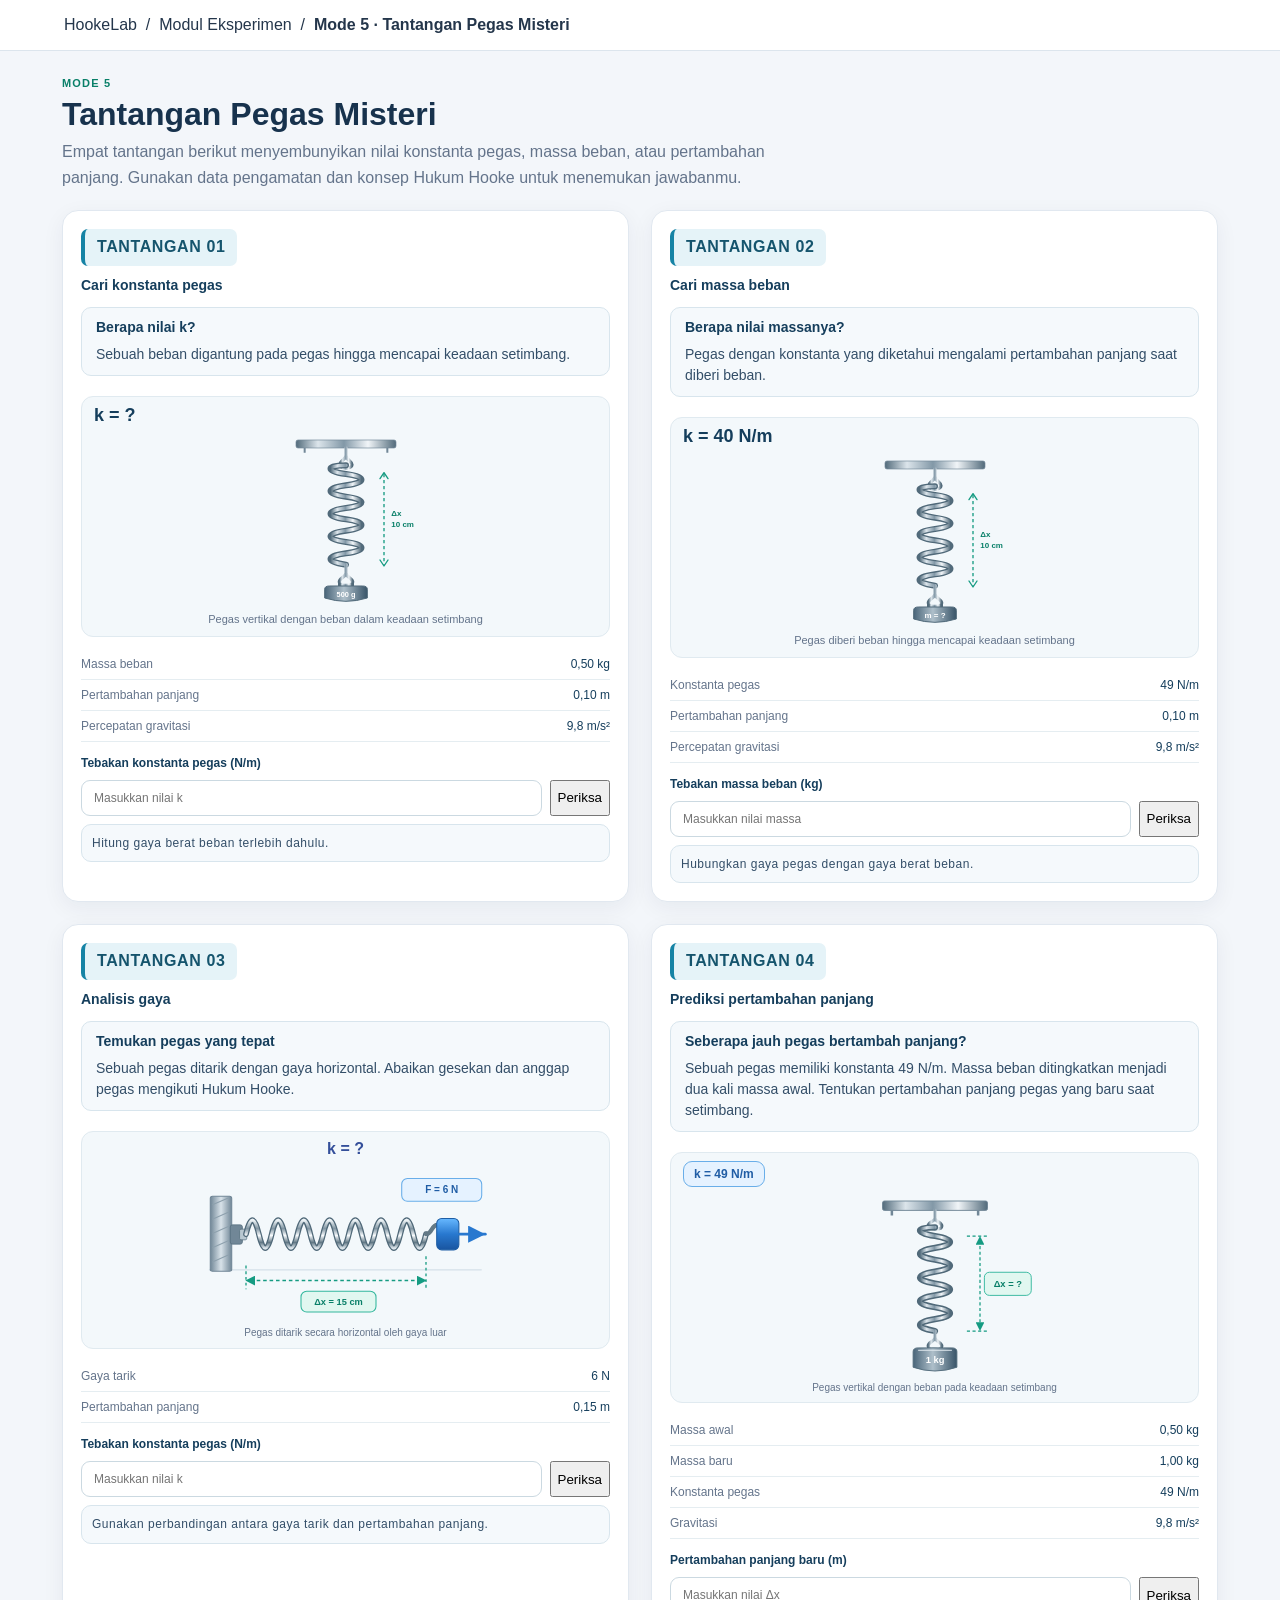
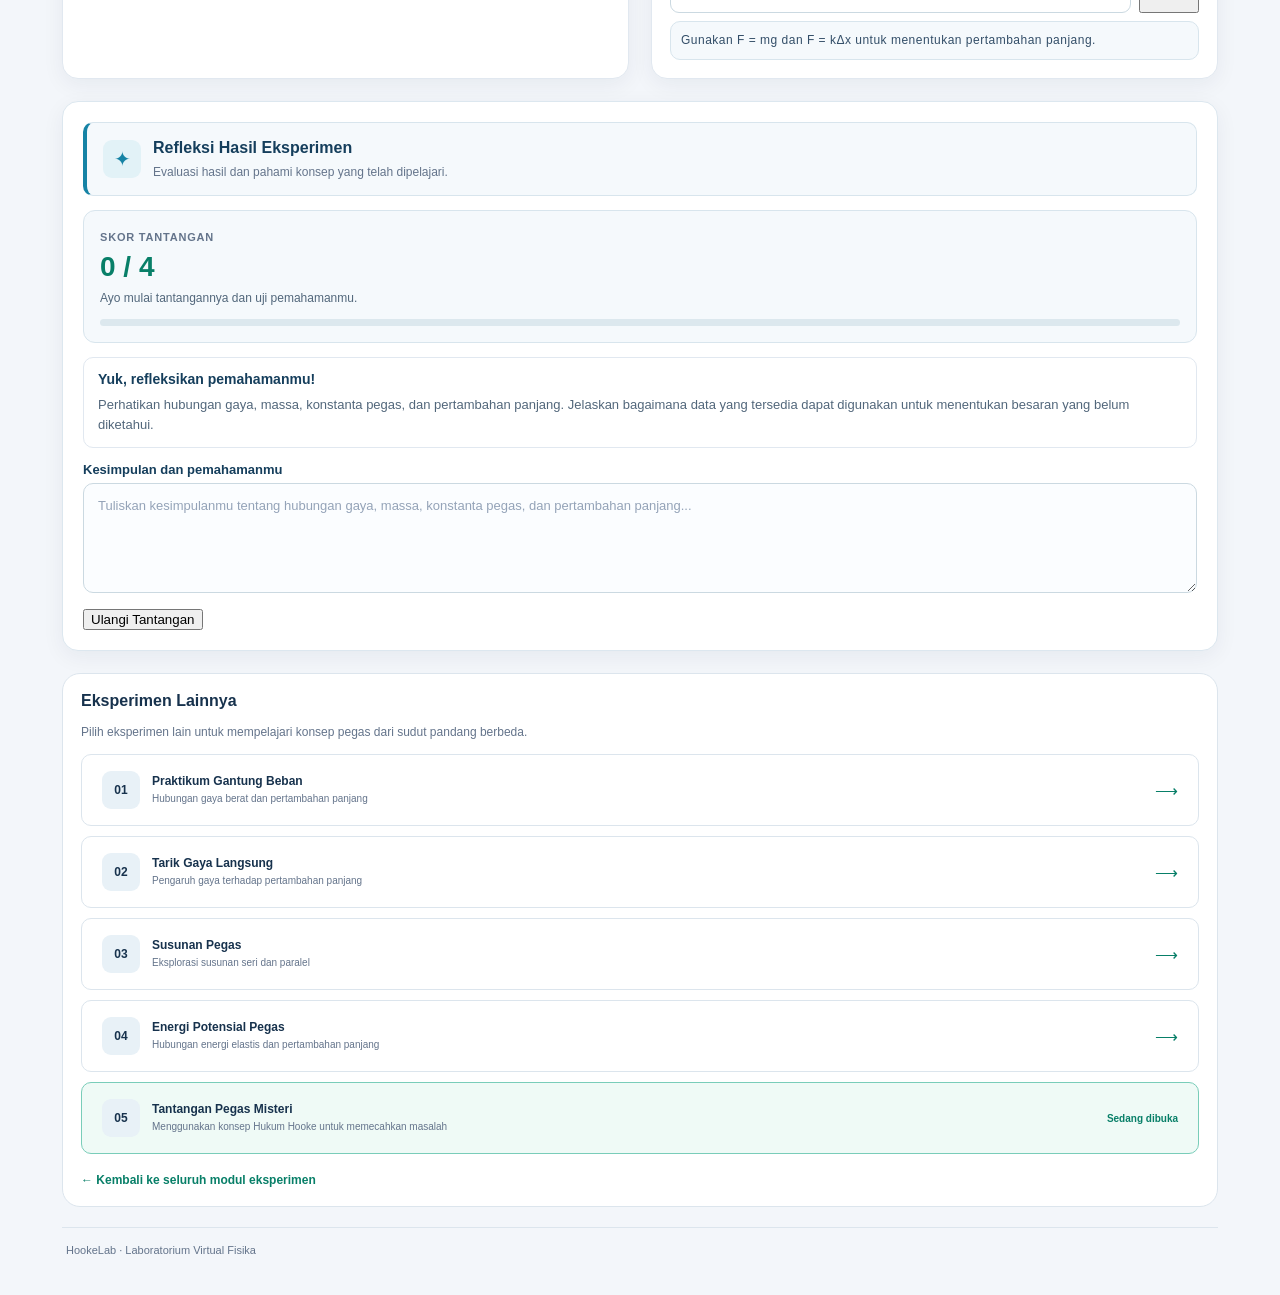
<file: mode5.html>
<!DOCTYPE html>
<html lang="id">
<head>
<meta charset="UTF-8">
<meta name="viewport" content="width=device-width, initial-scale=1.0">
<title>Mode 5 | Tantangan Pegas Misteri - HookeLab</title>

<style>
:root{--navy:#17324d;--teal:#159b82;--teal-dark:#087f68;--bg:#f3f6fa;--line:#dce5ed;--muted:#64748b;--text:#24364b;--white:#fff;--orange:#f59e0b;--red:#c2413b;--green:#087f68}
*{box-sizing:border-box}body{margin:0;font-family:"Segoe UI",Arial,sans-serif;color:var(--text);background:var(--bg)}a{color:inherit;text-decoration:none}.topbar{background:#fff;padding:16px 5%;border-bottom:1px solid var(--line);display:flex;align-items:center;justify-content:space-between;gap:16px;flex-wrap:wrap}.brand{display:flex;align-items:center;gap:12px}.brand-mark{width:42px;height:42px;border-radius:12px;background:#e1f5ef;color:var(--teal-dark);display:grid;place-items:center;font-weight:800;font-size:19px}.brand h1{font-size:18px;color:var(--navy);margin:0}.brand p{font-size:12px;color:var(--muted);margin:3px 0 0}.mode-label{background:#e5f6f1;color:var(--teal-dark);font-size:12px;font-weight:700;padding:8px 12px;border-radius:999px}.container{max-width:1200px;margin:0 auto;padding:26px 22px 36px}.page-heading{margin-bottom:20px}.eyebrow{text-transform:uppercase;letter-spacing:1.2px;color:var(--teal-dark);font-size:11px;font-weight:800}.page-heading h2{margin:7px 0 6px;color:var(--navy);font-size:clamp(24px,3vw,32px)}.page-heading p{margin:0;color:var(--muted);line-height:1.6;max-width:760px}.

.layout {
  display: grid;
  grid-template-columns: repeat(2, minmax(0, 1fr));
  gap: 22px;
  align-items: stretch;
}

.challenge-layout > .challenge-intro,
.challenge-layout > .challenge-card {
  width: 100%;
  min-width: 0;
  margin: 0;
  gap: 0;
  padding: 20px;
}
.challenge-layout > .challenge-summary {
  grid-column: 1 / -1;
  width: 100%;
  margin: 0;
}
.challenge-layout > .challenge-summary {
    grid-column: auto;
}
@media (max-width: 760px) {
  .layout.challenge-layout {
    grid-template-columns: 1fr;
  }
}
@media(max-width:520px){.container{padding:20px 13px 28px}.panel{padding:16px}.prediction-form{grid-template-columns:1fr}.formula-grid{grid-template-columns:1fr}.visual-area{padding:8px;min-height:230px}.spring-visual{height:220px}.button-row{flex-direction:column}.mode-links{grid-template-columns:1fr 1fr}.mode-link:last-child{grid-column:auto}}

/* Perbaikan posisi tombol prediksi */
.prediction-form {
  display: grid;
  grid-template-columns: minmax(0, 1fr) auto;
  gap: 10px;
  align-items: start;
}

.prediction-form .field {
  margin: 0;
}

.prediction-form .button-primary {
  align-self: start;
  margin-top: 0;
  height: 44px;
  padding: 0 14px;
  white-space: nowrap;
}

@media (max-width: 520px) {
  .prediction-form {
    grid-template-columns: minmax(0, 1fr) auto;
    align-items: start;
  }

  .prediction-form .button-primary {
    width: auto;
    height: 44px;
    margin-top: 0;
  }
}

/* Navigasi eksperimen mengikuti Mode 1 dan Mode 2 */
.experiment-navigation {
  margin-top: 22px;
  padding: 18px;
  background: white;
  border: 1px solid var(--line);
  border-radius: 18px;
}

.experiment-navigation h2 {
  margin: 0 0 12px;
  color: var(--navy);
  font-size: 16px;
}

.navigation-description {
  margin: 0 0 12px;
  color: var(--muted);
  font-size: 12px;
  line-height: 1.7;
}

.experiment-list {
  display: flex;
  flex-direction: column;
  gap: 10px;
}

.experiment-row {
  display: flex;
  align-items: center;
  gap: 12px;
  min-height: 66px;
  padding: 16px 20px;
  border: 1px solid var(--line);
  border-radius: 10px;
  background: white;
  color: var(--navy);
  text-decoration: none;
  transition: border-color 0.2s, background 0.2s;
}

a.experiment-row:hover {
  border-color: var(--teal);
  background: #f8fcfb;
}

.experiment-number {
  display: grid;
  align-items: center;
  justify-content: center;
  flex-shrink: 0;
  width: 38px;
  height: 38px;
  border-radius: 9px;
  background: #e8f1f7;
  color: var(--navy);
  font-size: 12px;
  font-weight: 800;
}

.experiment-info {
  display: flex;
  flex-direction: column;
  gap: 4px;
  flex: 1;
}

.experiment-info strong {
  font-size: 12px;
  font-weight: 750;
}

.experiment-info span {
  color: var(--muted);
  font-size: 10px;
  line-height: 1.4;
}

.experiment-arrow {
  color: var(--teal-dark);
  font-size: 16px;
}

.experiment-row.current {
  border-color: #79cdb9;
  background: #effaf6;
}

.experiment-status {
  color: var(--teal-dark);
  font-size: 10px;
  font-weight: 750;
  white-space: nowrap;
}

.navigation-back {
  margin-top: 16px;
}

.navigation-back a {
  color: var(--teal-dark);
  font-size: 12px;
  font-weight: 750;
}

@media (max-width: 520px) {
  .experiment-row {
    padding: 12px;
    gap: 9px;
  }

  .experiment-status {
    white-space: normal;
    text-align: right;
  }
}
#energyChart,
#elasticChart {
  display: block;
  width: 100%;
  height: 320px;
}

#springAnimation {
  width: 100%;
  height: 280px;
}

/* Tata letak dua grafik */
.chart-grid {
  display: grid;
  grid-template-columns: repeat(2, minmax(0, 1fr));
  gap: 18px;
  margin-top: 20px;
  align-items: stretch;
}

.chart-panel {
  min-width: 0;
  padding: 20px 16px;
}

.chart-panel h3 {
  min-height: 44px;
  margin: 0 0 8px;
  color: var(--navy);
  font-size: 16px;
  line-height: 1.4;
  text-align: center;
  display: flex;
  justify-content: center;
  align-items: center;
}

.chart-panel .subtext {
  min-height: 38px;
  margin-bottom: 8px;
  text-align: center;
  font-size: 12px;
}

.chart-canvas {
  position: relative;
  width: 100%;
  height: 300px;
}

.chart-canvas canvas {
  display: block;
  width: 100%;
  height: 100%;
}

.chart-panel .visual-note {
  min-height: 36px;
  line-height: 1.6;
}

@media (max-width: 800px) {
  .chart-grid {
    grid-template-columns: 1fr;
  }

  .chart-panel h3,
  .chart-panel .subtext {
    min-height: 0;
  }

  .chart-canvas {
    height: 300px;
  }
}
/* Tata letak kartu tantangan */
.challenge-intro,
.challenge-card,
.challenge-summary {
  padding: 24px;
}

.challenge-card h3 {
  margin: 12px 0 8px;
}

.challenge-card > p {
  line-height: 1.7;
  margin: 8px 0 16px;
}

.mystery-diagram {
  min-height: 180px;
  margin: 18px 0;
  padding: 20px;
  border-radius: 12px;
  background: #f3f8fb;
}

.data-list > div {
  display: flex;
  justify-content: space-between;
  align-items: center;
  gap: 16px;
  padding: 12px 0;
  border-bottom: 1px solid #e5edf1;
}

.data-list > div span {
  color: #64748b;
}

.data-list > div strong {
  text-align: right;
  white-space: nowrap;
}
/* Teks label: Massa beban, Pertambahan panjang, dll. */
.data-list > div span {
  font-size: 12px;
  font-family: Arial, sans-serif;
  color: #64748b;
}

/* Nilai: 0,50 kg, 0,10 m, 9,8 m/s², dll. */
.data-list > div strong {
  font-size: 12px;
  font-family: Arial, sans-serif;
  font-weight: 400;
  color: #153e5c;
}

/* LABEL JUDUL SETIAP TANTANGAN */
.challenge-card > p:first-of-type {
  display: block;
  width: 100%;
  box-sizing: border-box;
  margin: 0 0 12px;
  padding: 10px 14px;

  background: #e8f4f8;
  border-left: 4px solid #1683a5;
  border-radius: 8px;

  color: #15546d;
  font-size: 13px;
  font-weight: 700;
  line-height: 1.4;
  letter-spacing: 0.5px;
}

.answer-row {
  display: flex;
  align-items: stretch;
  gap: 10px;
}

.answer-row input {
  flex: 1;
  min-width: 0;
  padding: 11px 12px;
  border: 1px solid #cbd8e3;
  border-radius: 9px;
  font: inherit;
}

.answer-row button {
  flex-shrink: 0;
}

.feedback {
  margin-top: 8px;
  padding: 10px 12px;
  border-radius: 9px;
  background: #f0f4f8;
  line-height: 1.5;
}

@media (max-width: 520px) {
  .challenge-intro,
  .challenge-card,
  .challenge-summary {
    padding: 16px;
  }

  .answer-row {
    flex-direction: column;
  }
}

/* FONT LABEL TEBAKAN KONSTANTA PEGAS */
.challenge-card label {
  font-size: 12px;
  font-weight: 700;
  font-family: Arial, sans-serif;
  color: #153e5c;
}

/* TATA LETAK MODE 5: DUA KOLOM, REFLEKSI DI BAWAH */
.layout.challenge-layout {
  display: grid;
  grid-template-columns: repeat(2, minmax(0, 1fr));
  gap: 22px;
  align-items: stretch;
  width: 100%;
}

/* Semua kartu memiliki ukuran dan tampilan konsisten */
.layout.challenge-layout > .challenge-card,
.layout.challenge-layout > .challenge-summary {
  display: flex;
  flex-direction: column;
  min-width: 0;
  width: 100%;
  margin: 0;
  padding: 24px;
  border: 1px solid #e1e8f0;
  border-radius: 16px;
  background: #fff;
  box-shadow: 0 6px 22px rgba(25, 42, 67, 0.06);
}

/* Urutan kartu: 01 dan 02 di atas, 03 dan 04 di bawah */
.challenge-card[data-challenge="1"] {
  grid-column: 1;
  grid-row: 1;
}

.challenge-card[data-challenge="2"] {
  grid-column: 2;
  grid-row: 1;
}

.challenge-card[data-challenge="3"] {
  grid-column: 1;
  grid-row: 2;
}

.challenge-card[data-challenge="4"] {
  grid-column: 2;
  grid-row: 2;
}

/* Refleksi memenuhi lebar dua kolom */
.layout.challenge-layout > .challenge-summary {
  grid-column: 1 / -1;
  grid-row: 3;
}

/* Judul kartu */
.challenge-card h3,
.challenge-summary h3 {
  color: #153e5c;
  line-height: 1.4;
}

.challenge-card > p {
  line-height: 1.7;
}

/* Area ilustrasi */
.mystery-diagram {
  flex: 1;
  min-height: 180px;
  margin: 18px 0;
  padding: 20px;
  border: 1px solid #e0eaf0;
  border-radius: 12px;
  background: #f3f8fb;
}

/* Data pengamatan */
.data-list {
  margin: 8px 0 12px;
}

.data-list > div {
  display: flex;
  justify-content: space-between;
  align-items: center;
  gap: 12px;
  padding: 8px 0;
  border-bottom: 1px solid #e5edf1;
}

.data-list > div span {
  color: #64748b;
}

.data-list > div strong {
  text-align: right;
}

/* Kolom jawaban */
.answer-row {
  display: flex;
  align-items: stretch;
  gap: 8px;
  margin-top: 8px;

}

.answer-row input {
  flex: 1;
  min-width: 0;
  width: 100%;
  box-sizing: border-box;
  padding: 8px;
  font-size: 12px;
  border: 1px solid #cbd9e1;
  border-radius: 9px;
}

.feedback {
  margin-top: 8px;
  padding: 10px;
  border-radius: 9px;
  background: #f0f4f8;
  line-height: 1.6;
}

/* Tampilan tablet dan ponsel */
@media (max-width: 760px) {
  .layout.challenge-layout {
    grid-template-columns: 1fr;
  }

  .layout.challenge-layout > .challenge-card,
  .layout.challenge-layout > .challenge-summary {
    grid-column: 1;
    grid-row: auto;
  }
}

@media (max-width: 520px) {
  .layout.challenge-layout > .challenge-card,
  .layout.challenge-layout > .challenge-summary {
    padding: 16px;
  }

  .answer-row {
    flex-direction: column;
  }
}

/* MERAPATKAN ISI KARTU TANTANGAN */
.layout.challenge-layout > .challenge-card {
  padding: 18px;
}

.challenge-card h3 {
  margin: 0 0 8px;
  line-height: 1.35;
}

.challenge-card > p:not(:first-of-type) {
  margin-top: 0;
  margin-bottom: 10px;
  line-height: 1.5;
}

.challenge-card .mystery-diagram {
  margin: 10px 0;
  padding: 12px 16px;
  min-height: 0;
}

.challenge-card 
.data-list {
  margin: 8px 0;
}

.challenge-card .data-list > div {
  padding: 7px 0;
}

/* NOMOR TANTANGAN */
.challenge-number {
  display: block;
  width: fit-content;
  margin: 0 0 10px;
  padding: 7px 12px;
  border-radius: 7px;
  background: #e5f3f8;
  border-left: 4px solid #1683a5;
  color: #15546d;
  font-size: 16px;
  font-weight: 700;
  letter-spacing: 0.6px;
}

/* SUBJUDUL TANPA KOTAK */
.challenge-card .challenge-subtitle {
  margin: 0 0 12px;
  padding: 0;
  color: #153e5c;
  font-size: 14px;
  font-weight: 600;
  line-height: 1.4;
}

/* KOTAK PERTANYAAN DAN DESKRIPSI */
.challenge-question {
  margin: 0 0 3px;
  padding: 10px 10px;
  border: 1px solid #d8e5ed;
  border-radius: 10px;
  background: #f5f9fc;
}

.challenge-question h3 {
  margin: 0 0 6px;
  color: #153e5c;
  font-size: 14px;
  line-height: 1.4;
}

.challenge-question p {
  margin: 0;
  color: #334e68;
  font-size: 14px;
  font-weight: 400;
  line-height: 1.4;
}


.challenge-card .feedback.correct,
.challenge-card .feedback.incorrect {
  background: #f5f9fc;
  border: 1px solid #d8e5ed;
  color: #334e68;
}

/* PERBAIKAN FINAL KOTAK UMPAN BALIK MODE 5 */
.layout.challenge-layout .challenge-card .feedback {
  display: block !important;
  box-sizing: border-box !important;
  margin: 8px 0 0 !important;
  padding: 10px 10px !important;

  background: #f5f9fc !important;
  border: 1px solid #d8e5ed !important;
  border-left: 1px solid #d8e5ed !important;
  border-radius: 10px !important;
  box-shadow: none !important;

  color: #334e68 !important;
  font-size: 12px !important;
  font-weight: 400 !important;
  line-height: 1.4 !important;
}

.layout.challenge-layout .challenge-card .feedback.correct,
.layout.challenge-layout .challenge-card .feedback.incorrect {
  background: #f5f9fc !important;
  border: 1px solid #d8e5ed !important;
  color: #334e68 !important;
}

/* =========================================
   STANDAR TAMPILAN TANTANGAN 01–04
   ========================================= */

/* Ukuran dan jarak dalam kartu */
.layout.challenge-layout > .challenge-card {
  display: flex;
  flex-direction: column;
  align-items: stretch;
  gap: 0;
  min-width: 0;
  padding: 18px;
  border: 1px solid #e1e8f0;
  border-radius: 16px;
  background: #fff;
  box-shadow: 0 6px 22px rgba(25, 42, 67, 0.06);
}

/* Kotak nomor tantangan */
.challenge-card .challenge-number {
  display: block;
  align-self: flex-start;
  width: fit-content;
  margin: 0 0 10px;
  padding: 7px 12px;
  border: 0;
  border-left: 4px solid #1683a5;
  border-radius: 7px;
  background: #e5f3f8;
  color: #15546d;
  font-family: "Segoe UI", Arial, sans-serif;
  font-size: 16px;
  font-weight: 700;
  line-height: 1.4;
  letter-spacing: 0.6px;
}

/* Subjudul tanpa kotak */
.challenge-card .challenge-subtitle {
  margin: 0 0 12px;
  padding: 0;
  color: #153e5c;
  font-family: "Segoe UI", Arial, sans-serif;
  font-size: 14px;
  font-weight: 600;
  line-height: 1.4;
}

/* Kotak pertanyaan dan deskripsi */
.challenge-card .challenge-question {
  margin: 0 0 12px;
  padding: 10px 14px;
  border: 1px solid #d8e5ed;
  border-radius: 10px;
  background: #f5f9fc;
}

/* Judul pertanyaan */
.challenge-card .challenge-question h3 {
  margin: 0 0 6px;
  padding: 0;
  color: #153e5c;
  font-family: "Segoe UI", Arial, sans-serif;
  font-size: 14px;
  font-weight: 700;
  line-height: 1.4;
}

/* Deskripsi pertanyaan */
.challenge-card .challenge-question p {
  margin: 0;
  padding: 0;
  color: #334e68;
  font-family: "Segoe UI", Arial, sans-serif;
  font-size: 14px;
  font-weight: 400;
  line-height: 1.5;
}

/* Ilustrasi */
.challenge-card .mystery-diagram {
  flex: none;
  min-height: 180px;
  margin: 8px 0 12px;
  padding: 12px 16px;
  border: 1px solid #e0eaf0;
  border-radius: 12px;
  background: #f3f8fb;
}

/* Data pengamatan */
.challenge-card .data-list {
  margin: 0 0 12px;
}

.challenge-card .data-list > div {
  display: flex;
  justify-content: space-between;
  align-items: center;
  gap: 12px;
  padding: 8px 0;
  border-bottom: 1px solid #e5edf1;
}

.challenge-card .data-list > div span {
  color: #64748b;
  font-family: Arial, sans-serif;
  font-size: 12px;
  font-weight: 400;
}

.challenge-card .data-list > div strong {
  color: #153e5c;
  font-family: Arial, sans-serif;
  font-size: 12px;
  font-weight: 400;
  text-align: right;
  white-space: nowrap;
}

/* Label prediksi */
.challenge-card label {
  display: block;
  margin: 0 0 8px;
  color: #153e5c;
  font-family: Arial, sans-serif;
  font-size: 12px;
  font-weight: 700;
  line-height: 1.5;
}

/* Kolom input dan tombol */
.challenge-card .answer-row {
  display: flex;
  align-items: stretch;
  gap: 8px;
  margin: 0;
}

.challenge-card .answer-row input {
  flex: 1;
  width: 100%;
  min-width: 0;
  padding: 10px 12px;
  border: 1px solid #cbd9e1;
  border-radius: 9px;
  font-family: Arial, sans-serif;
  font-size: 12px;
}

.challenge-card .answer-row button {
  flex-shrink: 0;
}

/* Kotak umpan balik */
.challenge-card .feedback,
.challenge-card .feedback.correct,
.challenge-card .feedback.incorrect {
  margin: 8px 0 0;
  padding: 10px;
  border: 1px solid #d8e5ed;
  border-radius: 10px;
  background: #f5f9fc;
  color: #334e68;
  font-family: Arial, sans-serif;
  font-size: 12px;
  font-weight: 400;
  line-height: 1.5;
  box-shadow: none;
}

/* Tampilan ponsel */
@media (max-width: 520px) {
  .layout.challenge-layout > .challenge-card {
    padding: 16px;
  }

  .challenge-card .answer-row {
    flex-direction: column;
  }

  .challenge-card .answer-row button {
    width: 100%;
  }
}
.footer{margin-top:20px;border-top:1px solid var(--line);padding:14px 4px 0;display:flex;justify-content:space-between;gap:10px;flex-wrap:wrap;color:var(--muted);font-size:11px;line-height:1.5}


/* ===================================
   KARTU REFLEKSI
   =================================== */

.layout.challenge-layout > .challenge-summary {
  display: flex;
  flex-direction: column;
  gap: 14px;
  grid-column: 1 / -1;
  grid-row: 3;
  padding: 20px;
  border: 1px solid #dce7ef;
  border-radius: 16px;
  background: #fff;
  box-shadow: 0 6px 22px rgba(25, 42, 67, 0.06);
}

/* JUDUL REFLEKSI DALAM KOTAK */
.reflection-heading {
  display: flex;
  align-items: center;
  gap: 12px;
  padding: 14px 16px;
  border: 1px solid #d8e5ed;
  border-left: 4px solid #1683a5;
  border-radius: 10px;
  background: #f5f9fc;
}

.reflection-icon {
  display: grid;
  place-items: center;
  flex-shrink: 0;
  width: 38px;
  height: 38px;
  border-radius: 9px;
  background: #e2f2f7;
  color: #1683a5;
  font-size: 20px;
}

.reflection-heading h3 {
  margin: 0;
  color: #153e5c;
  font-size: 16px;
  line-height: 1.4;
}

.reflection-heading p {
  margin: 3px 0 0;
  color: #64748b;
  font-size: 12px;
  line-height: 1.5;
}

/* KARTU SKOR */
.score-card {
  padding: 16px;
  border: 1px solid #d8e5ed;
  border-radius: 12px;
  background: #f5f9fc;
}

.score-label {
  color: #64748b;
  font-size: 11px;
  font-weight: 700;
  letter-spacing: 0.8px;
}

.score-info h3 {
  margin: 4px 0;
  color: #087f68;
  font-size: 28px;
  line-height: 1.3;
}

.score-info p {
  margin: 0;
  color: #52677b;
  font-size: 12px;
  line-height: 1.5;
}

.score-progress {
  height: 7px;
  margin-top: 12px;
  overflow: hidden;
  border-radius: 99px;
  background: #dce8ee;
}

.score-progress-fill {
  width: 0%;
  height: 100%;
  border-radius: inherit;
  background: #159b82;
  transition: width 0.25s ease;
}

/* PETUNJUK REFLEKSI */
.reflection-instruction {
  padding: 12px 14px;
  border: 1px solid #e1e8f0;
  border-radius: 10px;
  background: #fff;
}

.reflection-instruction h4 {
  margin: 0 0 5px;
  color: #153e5c;
  font-size: 14px;
  line-height: 1.4;
}

.reflection-instruction p {
  margin: 0;
  color: #52677b;
  font-size: 13px;
  line-height: 1.55;
}

/* AREA KESIMPULAN */
.reflection-input-group {
  display: flex;
  flex-direction: column;
  gap: 6px;
}

.reflection-input-group label {
  margin: 0;
  color: #153e5c;
  font-size: 13px;
  font-weight: 700;
}

.reflection-input-group textarea {
  display: block;
  width: 100%;
  min-height: 110px;
  padding: 12px 14px;
  border: 1px solid #cbd9e1;
  border-radius: 10px;
  outline: none;
  background: #fbfdff;
  color: #24364b;
  font-family: "Segoe UI", Arial, sans-serif;
  font-size: 13px;
  line-height: 1.6;
  resize: vertical;
  transition: border-color 0.2s, box-shadow 0.2s;
}

.reflection-input-group textarea:focus {
  border-color: #159b82;
  box-shadow: 0 0 0 3px rgba(21, 155, 130, 0.12);
}

.reflection-input-group textarea::placeholder {
  color: #94a3b8;
}

.reflection-hint {
  margin: 0;
  color: #64748b;
  font-size: 11px;
  line-height: 1.5;
}

/* TOMBOL REFLEKSI */
.challenge-summary > #resetChallenges {
  align-self: flex-start;
  margin-top: 2px;
}

@media (max-width: 520px) {
  .layout.challenge-layout > .challenge-summary {
    padding: 14px;
    gap: 12px;
  }

  .reflection-heading {
    padding: 12px;
  }

  .score-card {
    padding: 13px;
  }
}

/* ILUSTRASI PEGAS LABORATORIUM - TANTANGAN 01 */
.spring-lab-visual {
  position: relative;
  min-height: 300px !important;
  padding: 18px !important;
  overflow: hidden;
  background: linear-gradient(180deg, #f7fbfe, #edf5fa) !important;
  border: 1px solid #d8e5ed;
  border-radius: 12px;
}

.spring-lab-visual .diagram-label {
  position: relative;
  z-index: 2;
  color: #153e5c;
  font-size: 18px;
  font-weight: 600;
}

.spring-lab {
  position: relative;
  width: 100%;
  max-width: 340px;
  height: 210px;
  margin: 8px auto 0;
}

.spring-support {
  position: absolute;
  top: 8px;
  left: 50%;
  width: 130px;
  height: 12px;
  transform: translateX(-50%);
  border: 1px solid #647b8d;
  border-radius: 4px;
  background: linear-gradient(#dce5ed, #9eafbd);
  box-shadow: 0 2px 3px rgba(23, 50, 77, 0.12);
}

.spring-support::before,
.spring-support::after {
  position: absolute;
  top: 10px;
  width: 5px;
  height: 13px;
  content: "";
  background: #647b8d;
}

.spring-support::before {
  left: 12px;
}

.spring-support::after {
  right: 12px;
}

.spring-coil {
  position: absolute;
  top: 20px;
  left: 50%;
  width: 28px;
  height: 105px;
  transform: translateX(-50%);
  border-left: 4px solid #69869a;
  border-right: 4px solid #69869a;
  background: repeating-linear-gradient(
    to bottom,
    transparent 0,
    transparent 5px,
    #91aabd 5px,
    #91aabd 8px,
    transparent 8px,
    transparent 12px
  );
  clip-path: polygon(
    50% 0%, 100% 5%, 0% 10%, 100% 15%,
    0% 20%, 100% 25%, 0% 30%, 100% 35%,
    0% 40%, 100% 45%, 0% 50%, 100% 55%,
    0% 60%, 100% 65%, 0% 70%, 100% 75%,
    0% 80%, 100% 85%, 0% 90%, 100% 95%,
    50% 100%
  );
}

.spring-hook {
  position: absolute;
  top: 122px;
  left: 50%;
  width: 16px;
  height: 14px;
  transform: translateX(-50%);
  border: 3px solid #69869a;
  border-top: 0;
  border-radius: 0 0 9px 9px;
}

.spring-weight {
  position: absolute;
  top: 137px;
  left: 50%;
  display: flex;
  align-items: center;
  justify-content: center;
  width: 76px;
  height: 48px;
  transform: translateX(-50%);
  border: 1px solid #2677a0;
  border-radius: 7px;
  background: linear-gradient(145deg, #56b5d5, #247ca8);
  box-shadow: 0 4px 8px rgba(23, 50, 77, 0.18);
  color: white;
  font-size: 13px;
  font-weight: 700;
}

.extension-marker {
  position: absolute;
  top: 48px;
  left: calc(50% + 48px);
  display: flex;
  align-items: center;
  height: 82px;
  padding-left: 12px;
  border-left: 2px dashed #159b82;
  color: #087f68;
  font-size: 12px;
  font-weight: 700;
}

.extension-marker::before,
.extension-marker::after {
  position: absolute;
  left: -5px;
  width: 8px;
  height: 2px;
  content: "";
  background: #159b82;
}

.extension-marker::before {
  top: 0;
}

.extension-marker::after {
  bottom: 0;
}

.spring-caption {
  margin-top: 0;
  color: #64748b;
  font-size: 10px;
  line-height: 1.5;
  text-align: center;
}

@media (max-width: 520px) {
  .spring-lab-visual {
    min-height: 280px !important;
  }

  .spring-lab {
    transform: scale(0.92);
    transform-origin: top center;
    margin-bottom: -12px;
  }

  .extension-marker {
    left: calc(50% + 42px);
  }
}

.spring-lab-visual {
  min-height: 0 !important;
  padding: 8px 12px !important;
  background: #f3f8fb !important;
  border: 1px solid #d8e5ed;
  border-radius: 12px;
}

.real-spring {
  display: block;
  width: 100%;
  max-width: 200px;
  height: auto;
  max-height: 280px;
  margin: 6px auto;
  overflow: visible;
}

.spring-caption {
  margin-top: 4px;
  color: #64748b;
  font-size: 11px;
  line-height: 1.5;
  text-align: center;
}

.vertical-spring-challenge4 {
  display: flex;
  flex-direction: column;
  align-items: center;
  min-height: 0 !important;
  padding: 8px  12px !important;
  background: #f3f8fb !important;
  border: 1px solid #d8e5ed;
  border-radius: 12px;
}

.spring4-constant {
  align-self: flex-start;
  padding: 5px 10px;
  margin-bottom: 4px;
  border: 1.5px solid #69aee9;
  border-radius: 9px;
  background: #e5f2ff;
  color: #205da5;
  font-size: 12px;
  font-weight: 750;
}

.spring4-svg {
  display: block;
  width: 85%;
  max-width: 200px;
  height: auto;
  margin: 0 auto;
  overflow: visible;
}

.spring4-caption {
  margin-top: 3px;
  color: #64748b;
  font-size: 10px;
  line-height: 1.3;
  text-align: center;
}

.horizontal-spring-visual {
  min-height: 0 !important;
  padding: 8px 12px !important;
  background: #f3f8fb !important;
  border: 1px solid #d8e5ed;
  border-radius: 12px;
  overflow: hidden;
}

.horizontal-spring-label {
  margin-bottom: 4px;
  color: #344f9a;
  font-size: 16px;
  font-weight: 750;
  text-align: center;
}

.horizontal-spring-svg {
  display: block;
  width: 85%;
  max-width: 300px;
  height: auto;
  margin: 0 auto;
  overflow: visible;
}

.horizontal-spring-visual .spring-caption {
  margin-top: 6px;
  color: #64748b;
  font-size: 10px;
  line-height: 1.5;
  text-align: center;
}

</style>
</head>
<body>
<header class="topbar">
  <div class="breadcrumb">
    <a href="index.html">HookeLab</a>
    &nbsp;/&nbsp;
    <a href="modul.html">Modul Eksperimen</a>
    &nbsp;/&nbsp;
    <strong>Mode 5 · Tantangan Pegas Misteri</strong>
  </div>
</header>
<main class="container">

<section class="page-heading">
  <div class="eyebrow">Mode 5</div>
  <h2>Tantangan Pegas Misteri</h2>
  <p>
  Empat tantangan berikut menyembunyikan nilai konstanta pegas, massa beban, atau pertambahan panjang. Gunakan data pengamatan dan konsep Hukum Hooke untuk menemukan jawabanmu.
  </p>
</section>
<div class="layout challenge-layout">

  <section class="panel challenge-card" data-challenge="1">
      <div class="challenge-number">TANTANGAN 01</div>

  <h3 class="challenge-subtitle">Cari konstanta pegas</h3>

  <div class="challenge-question">
    <h3>Berapa nilai k?</h3>
    <p>
      Sebuah beban digantung pada pegas hingga mencapai
      keadaan setimbang.
    </p>
  </div>

<div class="mystery-diagram spring-lab-visual">
  <div class="diagram-label">k = ?</div>

  <svg class="real-spring" viewBox="0 0 300 260"
       role="img" aria-label="Pegas vertikal dengan beban 500 gram dan pertambahan panjang 10 sentimeter">

    <defs>
      <linearGradient id="metal" x1="0" y1="0" x2="1" y2="0">
        <stop offset="0%" stop-color="#526b7b"/>
        <stop offset="22%" stop-color="#dce5eb"/>
        <stop offset="48%" stop-color="#8298a7"/>
        <stop offset="72%" stop-color="#f1f5f8"/>
        <stop offset="100%" stop-color="#526b7b"/>
      </linearGradient>
      <linearGradient id="weightMetal" x1="0" y1="0" x2="1" y2="0">
        <stop offset="0%" stop-color="#496579"/>
        <stop offset="45%" stop-color="#aebfca"/>
        <stop offset="100%" stop-color="#385468"/>
      </linearGradient>
    </defs>

    <!-- Penyangga -->
    <rect x="75" y="12" width="150" height="12" rx="3"
          fill="url(#metal)" stroke="#718797"/>
    <path d="M88 24 V31 M212 24 V31"
          stroke="#718797" stroke-width="3"/>

    <!-- Pengait atas -->
    <path d="M150 24 V35 C150 42 141 42 141 49
             C141 56 159 56 159 49 C159 44 150 42 150 35"
          fill="none" stroke="url(#metal)" stroke-width="5"
          stroke-linecap="round"/>

    <!-- Kawat pegas heliks -->
    <path d="
      M150 50
      C119 50 119 59 150 63
      C181 67 181 76 150 80
      C119 84 119 93 150 97
      C181 101 181 110 150 114
      C119 118 119 127 150 131
      C181 135 181 144 150 148
      C119 152 119 161 150 165
      C181 169 181 178 150 182
      C119 186 119 195 150 199"
      fill="none" stroke="#506979" stroke-width="9"
      stroke-linecap="round" stroke-linejoin="round"/>

    <path d="
      M150 50
      C119 50 119 59 150 63
      C181 67 181 76 150 80
      C119 84 119 93 150 97
      C181 101 181 110 150 114
      C119 118 119 127 150 131
      C181 135 181 144 150 148
      C119 152 119 161 150 165
      C181 169 181 178 150 182
      C119 186 119 195 150 199"
      fill="none" stroke="url(#metal)" stroke-width="5"
      stroke-linecap="round" stroke-linejoin="round"/>

    <!-- Pengait dan beban -->
    <path d="M150 199 V211 C150 218 140 218 140 225
             C140 232 160 232 160 225 C160 219 150 218 150 211"
          fill="none" stroke="url(#metal)" stroke-width="5"
          stroke-linecap="round"/>

    <path d="M140 226 V235 M160 226 V235"
          stroke="#506979" stroke-width="4"/>

    <path d="M118 236 Q118 231 125 231 H175
             Q182 231 182 236 V249
             Q150 259 118 249 Z"
          fill="url(#weightMetal)" stroke="#526b7b" stroke-width="1.5"/>

    <text x="150" y="247" text-anchor="middle"
          fill="#ffffff" font-size="11" font-weight="700">500 g</text>

    <!-- Penanda pertambahan panjang -->
    <path d="M207 63 V199"
          stroke="#159b82" stroke-width="2"
          stroke-dasharray="5 4"/>
    <path d="M201 70 L207 61 L213 70
             M201 192 L207 201 L213 192"
          fill="none" stroke="#159b82" stroke-width="2"
          stroke-linecap="round" stroke-linejoin="round"/>
    <text x="218" y="126" fill="#087f68"
          font-size="12" font-weight="700">Δx</text>
    <text x="218" y="142" fill="#087f68"
          font-size="12" font-weight="700">10 cm</text>
  </svg>

  <div class="spring-caption">
    Pegas vertikal dengan beban dalam keadaan setimbang
  </div>
</div>


    <div class="data-list">
      <div><span>Massa beban</span><strong>0,50 kg</strong></div>
      <div><span>Pertambahan panjang</span><strong>0,10 m</strong></div>
      <div><span>Percepatan gravitasi</span><strong>9,8 m/s²</strong></div>
    </div>

    <label for="answer1">Tebakan konstanta pegas (N/m)</label>
    <div class="answer-row">
      <input id="answer1" type="number" min="0" step="any" placeholder="Masukkan nilai k">
      <button type="button" class="btn-praktikum check-answer" data-target="1">Periksa</button>
    </div>
    <p class="feedback" id="feedback1" aria-live="polite">Hitung gaya berat beban terlebih dahulu.</p>
  </section>

  <section class="panel challenge-card" data-challenge="2">
    <div class="challenge-number">TANTANGAN 02</div>
    <h3 class="challenge-subtitle">Cari massa beban</h3>
    <div class="challenge-question">
      <h3>Berapa nilai massanya?</h3>
      <p>
        Pegas dengan konstanta yang diketahui mengalami
        pertambahan panjang saat diberi beban.
      </p>
    </div>

  
<div class="mystery-diagram spring-lab-visual">
  <div class="diagram-label">k = 40 N/m</div>

  <svg class="real-spring" viewBox="0 0 300 260"
       role="img"
       aria-label="Pegas vertikal dengan konstanta 40 newton per meter, beban bermassa tidak diketahui, dan pertambahan panjang 10 sentimeter">

    <defs>
      <linearGradient id="metal2" x1="0" y1="0" x2="1" y2="0">
        <stop offset="0%" stop-color="#526b7b"/>
        <stop offset="22%" stop-color="#dce5eb"/>
        <stop offset="48%" stop-color="#8298a7"/>
        <stop offset="72%" stop-color="#f1f5f8"/>
        <stop offset="100%" stop-color="#526b7b"/>
      </linearGradient>

      <linearGradient id="weightMetal2" x1="0" y1="0" x2="1" y2="0">
        <stop offset="0%" stop-color="#496579"/>
        <stop offset="45%" stop-color="#aebfca"/>
        <stop offset="100%" stop-color="#385468"/>
      </linearGradient>
    </defs>

    <!-- Penyangga atas -->
    <rect x="75" y="12" width="150" height="12" rx="3"
          fill="url(#metal2)" stroke="#718797"/>

    <!-- Pengait -->
    <path d="M150 24 V35 C150 42 141 42 141 49
             C141 56 159 56 159 49 C159 44 150 42 150 35"
          fill="none" stroke="url(#metal2)" stroke-width="5"
          stroke-linecap="round"/>

    <!-- Pegas logam -->
    <path d="
      M150 50
      C119 50 119 59 150 63
      C181 67 181 76 150 80
      C119 84 119 93 150 97
      C181 101 181 110 150 114
      C119 118 119 127 150 131
      C181 135 181 144 150 148
      C119 152 119 161 150 165
      C181 169 181 178 150 182
      C119 186 119 195 150 199"
      fill="none" stroke="#506979" stroke-width="9"
      stroke-linecap="round" stroke-linejoin="round"/>

    <path d="
      M150 50
      C119 50 119 59 150 63
      C181 67 181 76 150 80
      C119 84 119 93 150 97
      C181 101 181 110 150 114
      C119 118 119 127 150 131
      C181 135 181 144 150 148
      C119 152 119 161 150 165
      C181 169 181 178 150 182
      C119 186 119 195 150 199"
      fill="none" stroke="url(#metal2)" stroke-width="5"
      stroke-linecap="round" stroke-linejoin="round"/>

    <!-- Pengait dan beban -->
    <path d="M150 199 V211 C150 218 140 218 140 225
             C140 232 160 232 160 225 C160 219 150 218 150 211"
          fill="none" stroke="url(#metal2)" stroke-width="5"
          stroke-linecap="round"/>

    <path d="M140 226 V235 M160 226 V235"
          stroke="#506979" stroke-width="4"/>

    <path d="M118 236 Q118 231 125 231 H175
             Q182 231 182 236 V249
             Q150 259 118 249 Z"
          fill="url(#weightMetal2)" stroke="#526b7b"
          stroke-width="1.5"/>

    <text x="150" y="247" text-anchor="middle"
          fill="#ffffff" font-size="12" font-weight="700">m = ?</text>

    <!-- Penanda pertambahan panjang -->
    <path d="M207 63 V199"
          stroke="#159b82" stroke-width="2"
          stroke-dasharray="5 4"/>

    <path d="M201 70 L207 61 L213 70
             M201 192 L207 201 L213 192"
          fill="none" stroke="#159b82" stroke-width="2"
          stroke-linecap="round" stroke-linejoin="round"/>

    <text x="218" y="126" fill="#087f68"
          font-size="12" font-weight="700">Δx</text>
    <text x="218" y="142" fill="#087f68"
          font-size="12" font-weight="700">10 cm</text>
  </svg>

  <div class="spring-caption">
    Pegas diberi beban hingga mencapai keadaan setimbang
  </div>
</div>


    <div class="data-list">
      <div><span>Konstanta pegas</span><strong>49 N/m</strong></div>
      <div><span>Pertambahan panjang</span><strong>0,10 m</strong></div>
      <div><span>Percepatan gravitasi</span><strong>9,8 m/s²</strong></div>
    </div>

    <label for="answer2">Tebakan massa beban (kg)</label>
    <div class="answer-row">
      <input id="answer2" type="number" min="0" step="any" placeholder="Masukkan nilai massa">
      <button type="button" class="btn-praktikum check-answer" data-target="2">Periksa</button>
    </div>
    <p class="feedback" id="feedback2" aria-live="polite">Hubungkan gaya pegas dengan gaya berat beban.</p>
  </section>

  <section class="panel challenge-card" data-challenge="3">
    <div class="challenge-number">TANTANGAN 03</div>
    <h3 class="challenge-subtitle">Analisis gaya</h3>
    <div class="challenge-question">
      <h3>Temukan pegas yang tepat</h3>
      <p>
        Sebuah pegas ditarik dengan gaya horizontal.
        Abaikan gesekan dan anggap pegas mengikuti
        Hukum Hooke.
      </p>
    </div>


<div class="mystery-diagram horizontal-spring-visual">
  <div class="horizontal-spring-label">k = ?</div>

  <svg class="horizontal-spring-svg"
       viewBox="0 0 420 220"
       role="img"
       aria-label="Pegas horizontal ditarik dengan gaya 6 newton dan bertambah panjang 15 sentimeter">

    <defs>
      <linearGradient id="wall3" x1="0" y1="0" x2="1" y2="0">
        <stop offset="0%" stop-color="#718797"/>
        <stop offset="50%" stop-color="#d8e2e9"/>
        <stop offset="100%" stop-color="#718797"/>
      </linearGradient>

      <linearGradient id="springMetal3" x1="0" y1="0" x2="0" y2="1">
        <stop offset="0%" stop-color="#eef4f7"/>
        <stop offset="30%" stop-color="#8296a3"/>
        <stop offset="55%" stop-color="#f8fbfd"/>
        <stop offset="80%" stop-color="#637986"/>
        <stop offset="100%" stop-color="#dce5eb"/>
      </linearGradient>

      <linearGradient id="handle3" x1="0" y1="0" x2="0" y2="1">
        <stop offset="0%" stop-color="#67b8ff"/>
        <stop offset="50%" stop-color="#2878cf"/>
        <stop offset="100%" stop-color="#1955a0"/>
      </linearGradient>

      <marker id="forceArrow3" markerWidth="8" markerHeight="8"
              refX="6" refY="3" orient="auto">
        <path d="M0,0 L6,3 L0,6 Z" fill="#2878cf"/>
      </marker>

      <marker id="measureArrow3" markerWidth="7" markerHeight="7"
              refX="3.5" refY="3.5" orient="auto-start-reverse">
        <path d="M0,0 L7,3.5 L0,7 Z" fill="#159b82"/>
      </marker>
    </defs>

    <!-- Garis dasar -->
    <line x1="18" y1="151" x2="400" y2="151"
          stroke="#d5e1e9" stroke-width="2"/>

    <!-- Dinding penyangga -->
    <rect x="20" y="48" width="30" height="105" rx="3"
          fill="url(#wall3)" stroke="#718797" stroke-width="1.5"/>
    <path d="M23 60 L46 50 M23 80 L46 70 M23 100 L46 90
             M23 120 L46 110 M23 140 L46 130"
          stroke="#8da0ad" stroke-width="1.5"/>

    <!-- Dudukan pegas -->
    <rect x="48" y="88" width="17" height="27" rx="3"
          fill="#718797" stroke="#526b7b"/>
    <rect x="61" y="94" width="10" height="15" rx="2"
          fill="#b9c8d1" stroke="#526b7b"/>

    <!-- Pegas horizontal -->
    <path d="
      M70 101
      C76 75 82 75 88 101
      C94 127 100 127 106 101
      C112 75 118 75 124 101
      C130 127 136 127 142 101
      C148 75 154 75 160 101
      C166 127 172 127 178 101
      C184 75 190 75 196 101
      C202 127 208 127 214 101
      C220 75 226 75 232 101
      C238 127 244 127 250 101
      C256 75 262 75 268 101
      C274 127 280 127 286 101
      C292 75 298 75 304 101
      C310 127 316 127 322 101"
      fill="none" stroke="#506979" stroke-width="8"
      stroke-linecap="round" stroke-linejoin="round"/>

    <path d="
      M70 101
      C76 75 82 75 88 101
      C94 127 100 127 106 101
      C112 75 118 75 124 101
      C130 127 136 127 142 101
      C148 75 154 75 160 101
      C166 127 172 127 178 101
      C184 75 190 75 196 101
      C202 127 208 127 214 101
      C220 75 226 75 232 101
      C238 127 244 127 250 101
      C256 75 262 75 268 101
      C274 127 280 127 286 101
      C292 75 298 75 304 101
      C310 127 316 127 322 101"
      fill="none" stroke="url(#springMetal3)" stroke-width="4.5"
      stroke-linecap="round" stroke-linejoin="round"/>

    <!-- Pengait dan pegangan penarik -->
    <path d="M322 101 C331 101 329 88 338 88"
          fill="none" stroke="#637986" stroke-width="6"
          stroke-linecap="round"/>
    <rect x="337" y="79" width="31" height="44" rx="7"
          fill="url(#handle3)" stroke="#1e5ea5" stroke-width="1.5"/>

    <!-- Panah gaya -->
    <line x1="369" y1="101" x2="405" y2="101"
          stroke="#2878cf" stroke-width="4"
          stroke-linecap="round" marker-end="url(#forceArrow3)"/>

    <rect x="288" y="23" width="112" height="32" rx="8"
          fill="#e5f2ff" stroke="#69aee9" stroke-width="1.5"/>
    <text x="344" y="44" text-anchor="middle"
          fill="#205da5" font-size="14" font-weight="700">F = 6 N</text>

    <!-- Penanda pertambahan panjang -->
    <line x1="70" y1="145" x2="70" y2="178"
          stroke="#159b82" stroke-width="1.8" stroke-dasharray="4 4"/>
    <line x1="322" y1="132" x2="322" y2="178"
          stroke="#159b82" stroke-width="1.8" stroke-dasharray="4 4"/>
    <line x1="76" y1="166" x2="316" y2="166"
          stroke="#159b82" stroke-width="2"
          stroke-dasharray="5 4"
          marker-start="url(#measureArrow3)"
          marker-end="url(#measureArrow3)"/>

    <rect x="147" y="181" width="105" height="29" rx="8"
          fill="#e1f7f0" stroke="#35b89e" stroke-width="1.5"/>
    <text x="199.5" y="200" text-anchor="middle"
          fill="#087f68" font-size="13" font-weight="700">Δx = 15 cm</text>
  </svg>

  <div class="spring-caption">
    Pegas ditarik secara horizontal oleh gaya luar
  </div>
</div>


    <div class="data-list">
      <div><span>Gaya tarik</span><strong>6 N</strong></div>
      <div><span>Pertambahan panjang</span><strong>0,15 m</strong></div>
    </div>

    <label for="answer3">Tebakan konstanta pegas (N/m)</label>
    <div class="answer-row">
      <input id="answer3" type="number" min="0" step="any" placeholder="Masukkan nilai k">
      <button type="button" class="btn-praktikum check-answer" data-target="3">Periksa</button>
    </div>
    <p class="feedback" id="feedback3" aria-live="polite">Gunakan perbandingan antara gaya tarik dan pertambahan panjang.</p>
  </section>

<section class="panel challenge-card" data-challenge="4">
  
<div class="challenge-number">TANTANGAN 04</div>
<h3 class="challenge-subtitle">Prediksi pertambahan panjang</h3>
<div class="challenge-question">
  <h3>Seberapa jauh pegas bertambah panjang?</h3>
  <p>
    Sebuah pegas memiliki konstanta 49 N/m. Massa beban
    ditingkatkan menjadi dua kali massa awal. Tentukan
    pertambahan panjang pegas yang baru saat setimbang.
  </p>
</div>

  
<div class="mystery-diagram vertical-spring-challenge4">
  <div class="spring4-constant">k = 49 N/m</div>

  <svg class="spring4-svg" viewBox="0 0 320 300"
       role="img"
       aria-label="Pegas vertikal dengan konstanta 49 newton per meter dan beban 1 kilogram">

    <defs>
      <linearGradient id="spring4-metal" x1="0" y1="0" x2="1" y2="0">
        <stop offset="0%" stop-color="#526b7b"/>
        <stop offset="22%" stop-color="#dce5eb"/>
        <stop offset="48%" stop-color="#8298a7"/>
        <stop offset="72%" stop-color="#f1f5f8"/>
        <stop offset="100%" stop-color="#526b7b"/>
      </linearGradient>

      <linearGradient id="spring4-weight" x1="0" y1="0" x2="1" y2="0">
        <stop offset="0%" stop-color="#496579"/>
        <stop offset="45%" stop-color="#aebfca"/>
        <stop offset="100%" stop-color="#385468"/>
      </linearGradient>

      <marker id="spring4-arrow" markerWidth="7" markerHeight="7"
              refX="3.5" refY="3.5" orient="auto-start-reverse">
        <path d="M0 0 L7 3.5 L0 7 Z" fill="#159b82"/>
      </marker>
    </defs>

    <!-- Penyangga atas -->
    <rect x="76" y="16" width="168" height="15" rx="3"
          fill="url(#spring4-metal)" stroke="#718797"
          stroke-width="1.5"/>
    <path d="M91 31 V39 M229 31 V39"
          stroke="#718797" stroke-width="4"/>

    <!-- Pengait atas -->
    <path d="M160 31 V43 C160 49 149 49 149 56
             C149 63 171 63 171 56 C171 50 160 49 160 43"
          fill="none" stroke="url(#spring4-metal)"
          stroke-width="5" stroke-linecap="round"/>

    <!-- Pegas logam vertikal -->
    <path d="
      M160 58
      C128 58 128 67 160 72
      C192 77 192 86 160 91
      C128 96 128 105 160 110
      C192 115 192 124 160 129
      C128 134 128 143 160 148
      C192 153 192 162 160 167
      C128 172 128 181 160 186
      C192 191 192 200 160 205
      C128 210 128 219 160 224"
      fill="none" stroke="#506979" stroke-width="10"
      stroke-linecap="round" stroke-linejoin="round"/>

    <path d="
      M160 58
      C128 58 128 67 160 72
      C192 77 192 86 160 91
      C128 96 128 105 160 110
      C192 115 192 124 160 129
      C128 134 128 143 160 148
      C192 153 192 162 160 167
      C128 172 128 181 160 186
      C192 191 192 200 160 205
      C128 210 128 219 160 224"
      fill="none" stroke="url(#spring4-metal)" stroke-width="5"
      stroke-linecap="round" stroke-linejoin="round"/>

    <!-- Pengait bawah -->
    <path d="M160 224 V234 C160 241 149 241 149 248
             C149 255 171 255 171 248 C171 242 160 241 160 234"
          fill="none" stroke="url(#spring4-metal)"
          stroke-width="5" stroke-linecap="round"/>

    <!-- Beban 1 kg -->
    <path d="M125 257 Q125 251 133 251 H187
             Q195 251 195 257 V282
             Q160 294 125 282 Z"
          fill="url(#spring4-weight)"
          stroke="#526b7b" stroke-width="1.5"/>

    <path d="M133 255 H187"
          stroke="#dce5eb" stroke-width="2" opacity="0.8"/>

    <text x="160" y="275" text-anchor="middle"
          fill="#ffffff" font-size="15" font-weight="700">1 kg</text>

    <!-- Penanda pertambahan panjang -->
    <path d="M211 72 H246 M211 224 H246"
          fill="none" stroke="#159b82" stroke-width="2"
          stroke-dasharray="5 4"/>

    <line x1="232" y1="79" x2="232" y2="217"
          stroke="#159b82" stroke-width="2"
          stroke-dasharray="5 4"
          marker-start="url(#spring4-arrow)"
          marker-end="url(#spring4-arrow)"/>

    <rect x="239" y="130" width="75" height="37" rx="8"
          fill="#e1f7f0" stroke="#35b89e" stroke-width="1.5"/>

    <text x="276.5" y="154" text-anchor="middle"
          fill="#087f68" font-size="15" font-weight="700">Δx = ?</text>
  </svg>

  <div class="spring4-caption">
    Pegas vertikal dengan beban pada keadaan setimbang
  </div>
</div>


  <div class="data-list">
    <div><span>Massa awal</span><strong>0,50 kg</strong></div>
    <div><span>Massa baru</span><strong>1,00 kg</strong></div>
    <div><span>Konstanta pegas</span><strong>49 N/m</strong></div>
    <div><span>Gravitasi</span><strong>9,8 m/s²</strong></div>
  </div>

  <label for="answer4">Pertambahan panjang baru (m)</label>
  <div class="answer-row">
    <input id="answer4" type="number" min="0" step="any"
      placeholder="Masukkan nilai Δx">
    <button type="button" class="btn-praktikum check-answer"
      data-target="4">Periksa</button>
  </div>
  <p class="feedback" id="feedback4" aria-live="polite">
    Gunakan F = mg dan F = kΔx untuk menentukan pertambahan panjang.
  </p>
</section>


<section class="panel challenge-summary">

  <div class="reflection-heading">
    <span class="reflection-icon">✦</span>
    <div>
      <h3>Refleksi Hasil Eksperimen</h3>
      <p>Evaluasi hasil dan pahami konsep yang telah dipelajari.</p>
    </div>
  </div>

  <div class="score-card">
    <div class="score-info">
      <span class="score-label">SKOR TANTANGAN</span>
      <h3 id="scoreDisplay">0 / 4</h3>
      <p id="scoreMessage">
        Selesaikan tantangan untuk melihat hasilmu.
      </p>
    </div>

    <div class="score-progress">
      <div class="score-progress-fill" id="scoreProgress"></div>
    </div>
  </div>

  <div class="reflection-instruction">
    <h4>Yuk, refleksikan pemahamanmu!</h4>
    <p>
      Perhatikan hubungan gaya, massa, konstanta pegas,
      dan pertambahan panjang. Jelaskan bagaimana data
      yang tersedia dapat digunakan untuk menentukan
      besaran yang belum diketahui.
    </p>
  </div>

  <div class="reflection-input-group">
    <label for="reflection">Kesimpulan dan pemahamanmu</label>
    <textarea
      id="reflection"
      rows="4"
      placeholder="Tuliskan kesimpulanmu tentang hubungan gaya, massa, konstanta pegas, dan pertambahan panjang..."
    ></textarea>
  </div>

  <button type="button" class="btn-praktikum" id="resetChallenges">
    Ulangi Tantangan
  </button>
</section>

</div>

<section class="experiment-navigation">
  <h2>Eksperimen Lainnya</h2>

  <p class="navigation-description">
    Pilih eksperimen lain untuk mempelajari konsep pegas dari sudut pandang berbeda.
  </p>

  <div class="experiment-list">
    <a class="experiment-row" href="mode1.html">
      <span class="experiment-number">01</span>
      <span class="experiment-info">
        <strong>Praktikum Gantung Beban</strong>
        <span>Hubungan gaya berat dan pertambahan panjang</span>
      </span>
      <span class="experiment-arrow">⟶</span>
    </a>

    <a class="experiment-row" href="mode2.html">
      <span class="experiment-number">02</span>
      <span class="experiment-info">
        <strong>Tarik Gaya Langsung</strong>
        <span>Pengaruh gaya terhadap pertambahan panjang</span>
      </span>
      <span class="experiment-arrow">⟶</span>
    </a>

    <a class="experiment-row" href="mode3.html">
      <span class="experiment-number">03</span>
      <span class="experiment-info">
        <strong>Susunan Pegas</strong>
        <span>Eksplorasi susunan seri dan paralel</span>
      </span>
      <span class="experiment-arrow">⟶</span>
    </a>

    <a class="experiment-row" href="mode4.html">
    <span class="experiment-number">04</span>
    <span class="experiment-info">
      <strong>Energi Potensial Pegas</strong>
      <span>Hubungan energi elastis dan pertambahan panjang</span>
    </span>
    <span class="experiment-arrow">⟶</span>
    </a>

    <a class="experiment-row current" href="mode5.html">
      <span class="experiment-number">05</span>
      <span class="experiment-info">
        <strong>Tantangan Pegas Misteri</strong>
        <span>Menggunakan konsep Hukum Hooke untuk memecahkan masalah</span>
      </span>
      <span class="experiment-status">Sedang dibuka</span>
    </a>
  </div>

  <div class="navigation-back">
    <a href="modul.html">
      ← Kembali ke seluruh modul eksperimen
    </a>
  </div>
</section>
<footer class="footer"><span>HookeLab · Laboratorium Virtual Fisika</span></footer>
</main>
<script>

const answers = {
  1: {
    value: 49,
    tolerance: 1,
    explanation: "k = mg/Δx = (0,50 × 9,8)/0,10 = 49 N/m."
  },
  2: {
    value: 0.5,
    tolerance: 0.02,
    explanation: "m = kΔx/g = (49 × 0,10)/9,8 = 0,50 kg."
  },
  3: {
    value: 40,
    tolerance: 1,
    explanation: "k = F/Δx = 6/0,15 = 40 N/m."
  },
  4: {
    value: 0.2,
    tolerance: 0.01,
    explanation: "Δx = mg/k = (1,00 × 9,8)/49 = 0,20 m."
  }
};

const solved = new Set();

function updateScore() {
  const score = solved.size;

  document.getElementById("scoreDisplay").textContent =
    `${score} / 4`;

  document.getElementById("scoreProgress").style.width =
    `${score / 4 * 100}%`;

  const messages = [
    "Ayo mulai tantangannya dan uji pemahamanmu.",
    "Satu tantangan berhasil! Lanjutkan.",
    "Dua tantangan berhasil! Teruskan.",
    "Tiga tantangan berhasil! Satu lagi.",
    "Hebat! Semua tantangan berhasil diselesaikan."
  ];

  document.getElementById("scoreMessage").textContent =
    messages[score];
}

document.querySelectorAll(".check-answer").forEach(button => {
  button.addEventListener("click", () => {
    const n = Number(button.dataset.target);
    const input = document.getElementById(`answer${n}`);
    const feedback = document.getElementById(`feedback${n}`);
    const answer = answers[n];

    if (input.value.trim() === "" ||
        !Number.isFinite(Number(input.value))) {
      feedback.textContent = "Masukkan jawaban numerik terlebih dahulu.";
      feedback.classList.remove("correct", "incorrect");
      feedback.classList.add("incorrect");
      return;
    }

    const value = Number(input.value);

    if (Math.abs(value - answer.value) <= answer.tolerance) {
      feedback.textContent = `Benar! ${answer.explanation}`;
      feedback.classList.remove("incorrect");
      feedback.classList.add("correct");
      solved.add(n);
    } else {
      feedback.textContent =
        `Belum tepat. Periksa kembali perhitunganmu. ${answer.explanation}`;
      feedback.classList.remove("correct");
      feedback.classList.add("incorrect");
    }

    updateScore();
  });
});

document.getElementById("resetChallenges").addEventListener("click", () => {
  solved.clear();

  for (let n = 1; n <= 4; n++) {
    document.getElementById(`answer${n}`).value = "";

    const feedback = document.getElementById(`feedback${n}`);
    feedback.classList.remove("correct", "incorrect");

    const messages = {
      1: "Hitung gaya berat beban terlebih dahulu.",
      2: "Hubungkan gaya pegas dengan gaya berat beban.",
      3: "Gunakan perbandingan antara gaya tarik dan pertambahan panjang.",
      4: "Gunakan F = mg dan F = kΔx untuk menentukan pertambahan panjang."
    };

    feedback.textContent = messages[n];
  }

  updateScore();
});

updateScore();

</script>
</body>
</html>
</file>
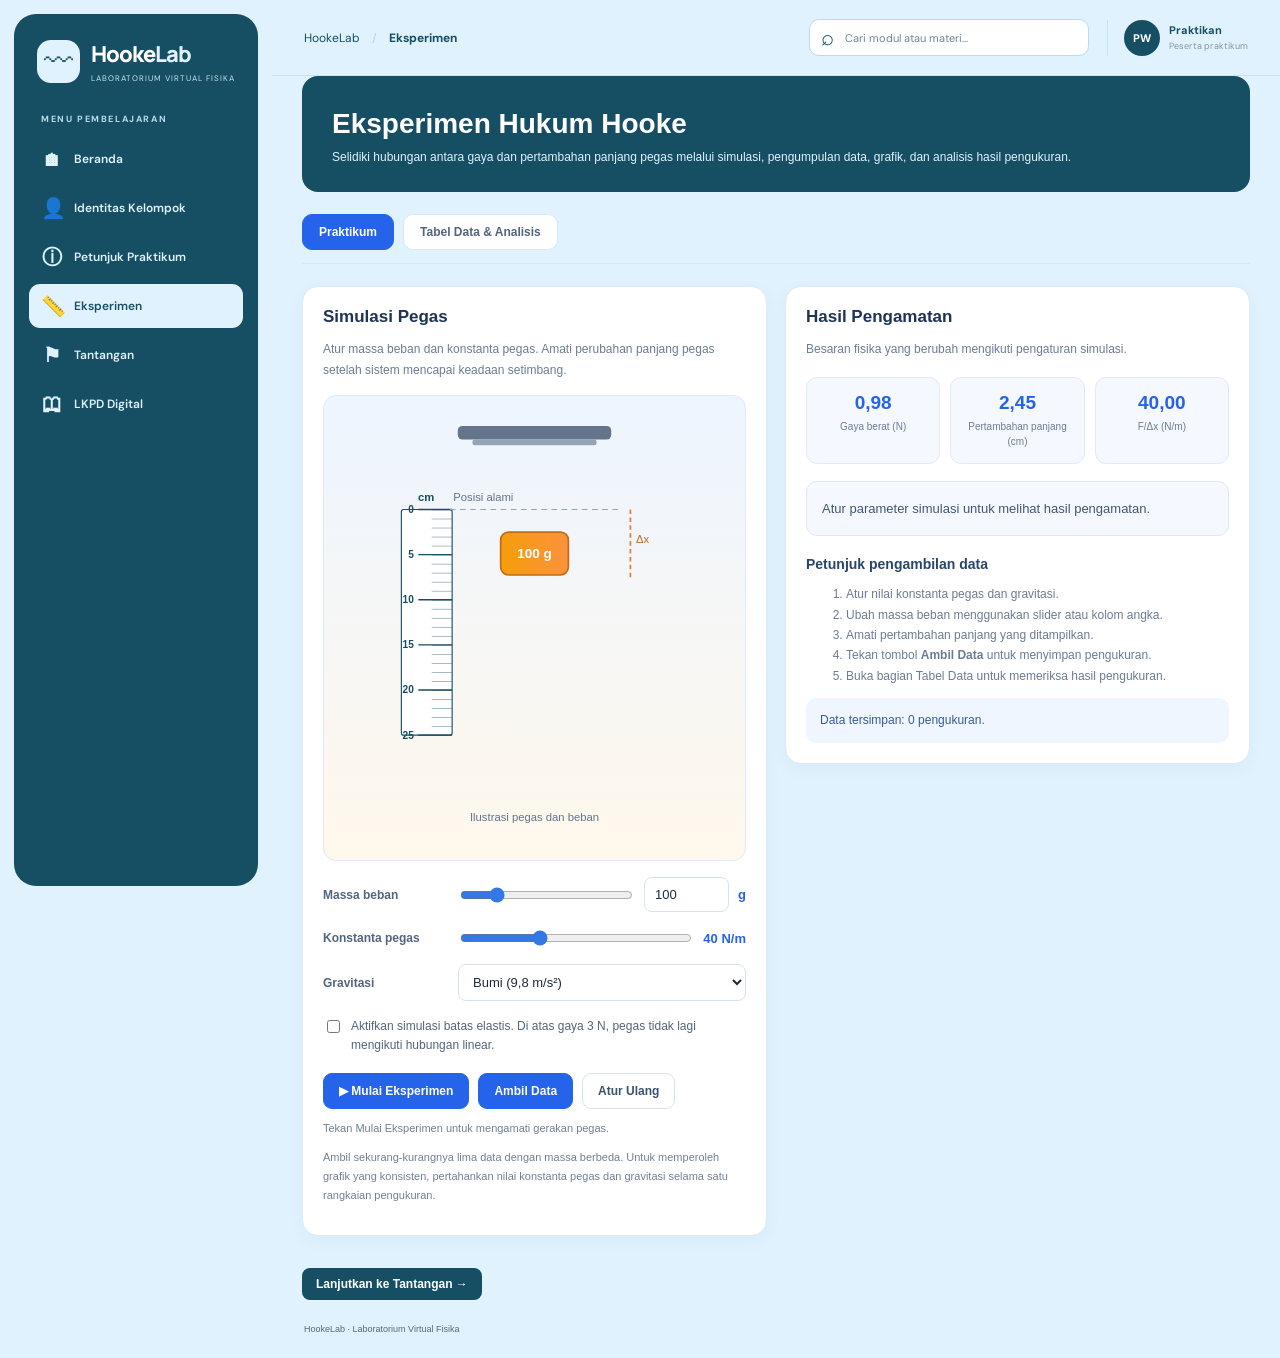
<file: modul.html>
<!DOCTYPE html>
<html lang="id">
<head>
<meta charset="UTF-8">
<meta name="viewport" content="width=device-width, initial-scale=1">
<meta name="theme-color" content="#101b2e">
<title>HookeLab | Eksperimen Hukum Hooke</title>

<link rel="stylesheet" href="style.css">
<script src="js/common.js" defer></script>

<style>
/* ===== GAYA KHUSUS HALAMAN EKSPERIMEN ===== */
.hl-page {
  color: #1e2a3b;
  font-family: "Segoe UI", Arial, sans-serif;
}


.hl-intro {
  margin-top: 0;
  margin-bottom: 0;
  padding: 25px 30px;
  background: #164E63;
  border: none;
  border-radius: 16px;
  box-shadow: none;
  box-sizing: border-box;
}

.hl-intro .hl-label {
  display: block;
  margin-bottom: 8px;
  color: #BAE6FD;
  font-size: 10px;
  font-weight: 700;
  letter-spacing: 1.5px;
}

.hl-intro h1 {
  margin: 7px 0;
  font-size: 28px;
  color: #FFFFFF;
}

.hl-intro p {
  margin: 0;
  color: #E0F2FE;
  line-height: 1.7;
  font-size: 12px;
}

.hl-tabs {
  display: flex;
  flex-wrap: wrap;
  gap: 9px;
  margin: 22px 0;
  padding-bottom: 13px;
  border-bottom: 1px solid #dce6f5;
}

.hl-tab {
  border: 1px solid #dce6f5;
  border-radius: 10px;
  padding: 10px 16px;
  background: #fff;
  color: #53657e;
  font-size: 12px;
  font-weight: 600;
  cursor: pointer;
  transition: .2s;
}

.hl-tab:hover {
  border-color: #3b82f6;
  color: #2563eb;
}

.hl-tab.active {
  color: #fff;
  background: #2563eb;
  border-color: #2563eb;
}

.hl-section {
  display: none;
}

.hl-section.active {
  display: block;
}

.hl-grid {
  display: grid;
  grid-template-columns: minmax(0, 1fr) minmax(0, 1fr);
  gap: 18px;
  align-items: start;
}

.hl-card {
  min-width: 0;
  padding: 20px;
  margin-bottom: 18px;
  background: #fff;
  border: 1px solid #e1e9f5;
  border-radius: 16px;
  box-shadow: 0 5px 18px rgba(35, 72, 120, .045);
}

.hl-card h2 {
  margin: 0 0 7px;
  color: #1e3355;
  font-size: 17px;
}

.hl-card h3 {
  margin: 20px 0 8px;
  color: #28466d;
  font-size: 14px;
}

.hl-muted {
  color: #6b7c93;
  font-size: 12px;
  line-height: 1.7;
}

.hl-sim-wrap {
  padding: 12px;
  margin: 15px 0;
  background: linear-gradient(180deg, #edf5ff, #fff8ec);
  border: 1px solid #e0eaf8;
  border-radius: 13px;
}

#hlSim {
  display: block;
  width: 100%;
  max-height: 440px;
}

.hl-control {
  display: grid;
  grid-template-columns: 125px minmax(0, 1fr);
  align-items: center;
  gap: 10px;
  margin: 16px 0;
}

.hl-control label {
  color: #53657e;
  font-size: 12px;
  font-weight: 600;
}

.hl-control input[type="range"] {
  width: 100%;
  accent-color: #3478e5;
}

.hl-control input[type="number"],
.hl-control select,
.hl-input {
  width: 100%;
  min-width: 0;
  padding: 9px 10px;
  border: 1px solid #d7e2f1;
  border-radius: 8px;
  background: #fff;
  color: #1e2a3b;
  font: inherit;
  font-size: 13px;
}

.hl-inline {
  display: flex;
  align-items: center;
  gap: 9px;
}

.hl-inline input[type="range"] {
  flex: 1;
  min-width: 0;
}

.hl-inline input[type="number"] {
  width: 85px;
}

.hl-value {
  color: #2563eb;
  font-weight: 700;
  font-size: 13px;
  white-space: nowrap;
}

.hl-actions {
  display: flex;
  flex-wrap: wrap;
  gap: 9px;
  margin-top: 17px;
}

.hl-btn {
  padding: 10px 15px;
  border: 1px solid #2563eb;
  border-radius: 9px;
  background: #2563eb;
  color: white;
  font-size: 12px;
  font-weight: 700;
  cursor: pointer;
}

.hl-btn:hover {
  background: #1d4ed8;
}

.hl-btn.secondary {
  color: #3b526f;
  border-color: #d7e2f1;
  background: #fff;
}

.hl-btn.secondary:hover {
  background: #f2f6fc;
}

.hl-status {
  padding: 12px 14px;
  border-radius: 10px;
  background: #eff6ff;
  color: #355d94;
  font-size: 12px;
  line-height: 1.7;
}

.hl-stat-grid {
  display: grid;
  grid-template-columns: repeat(3, minmax(0, 1fr));
  gap: 10px;
  margin: 17px 0;
}

.hl-stat {
  min-width: 0;
  padding: 14px 8px;
  border: 1px solid #e0eafa;
  border-radius: 11px;
  background: #f5f8ff;
  text-align: center;
}

.hl-stat strong {
  display: block;
  overflow-wrap: anywhere;
  color: #2563eb;
  font-size: 19px;
}

.hl-stat span {
  display: block;
  margin-top: 5px;
  color: #6b7c93;
  font-size: 10px;
  line-height: 1.5;
}

.hl-table-wrap {
  width: 100%;
  overflow-x: auto;
  margin-top: 15px;
}

.hl-table {
  width: 100%;
  border-collapse: collapse;
  font-size: 12px;
}

.hl-table th,
.hl-table td {
  padding: 12px 10px;
  border-bottom: 1px solid #e6edf7;
  text-align: center;
  white-space: nowrap;
}

.hl-table th {
  background: #f5f8fd;
  color: #5d708a;
  font-size: 11px;
}

.hl-table td {
  color: #334861;
}

.hl-delete {
  padding: 5px 8px;
  border: 1px solid #f0caca;
  border-radius: 6px;
  background: #fff;
  color: #c24141;
  cursor: pointer;
}

.hl-graph-wrap {
  width: 100%;
  overflow-x: auto;
}

#hlGraph {
  display: block;
  width: 100%;
  min-width: 320px;
  height: auto;
}

.hl-data-analysis-grid {
  display: grid;
  grid-template-columns: minmax(0, 1.15fr) minmax(0, .85fr);
  gap: 18px;
  align-items: start;
}

.hl-data-analysis-grid > .hl-card {
  min-width: 0;
}

@media(max-width:760px) {
  .hl-data-analysis-grid {
    grid-template-columns: minmax(0, 1fr);
  }
}

.hl-analysis-box {
  padding: 15px;
  border: 1px solid #dce8fa;
  border-radius: 11px;
  background: #f5f8ff;
  color: #405773;
  font-size: 13px;
  line-height: 1.8;
  overflow-wrap: anywhere;
}

.hl-question {
  margin: 17px 0 8px;
  color: #304966;
  font-size: 13px;
  font-weight: 600;
  line-height: 1.7;
}

.hl-help {
  margin-top: 10px;
  color: #718096;
  font-size: 11px;
  line-height: 1.7;
}

.hl-empty {
  padding: 28px 12px;
  color: #8493a8;
  text-align: center;
}

.hl-check-label {
  display: flex;
  align-items: flex-start;
  gap: 8px;
  margin-top: 12px;
  color: #53657e;
  font-size: 12px;
  line-height: 1.6;
}

.hl-check-label input {
  margin-top: 3px;
  accent-color: #2563eb;
}

@media(max-width:850px) {
  .hl-grid {
    grid-template-columns: minmax(0, 1fr);
  }

  .hl-intro h1 {
    font-size: 23px;
  }
}

@media(max-width:520px) {
  .hl-card {
    padding: 14px;
  }

  .hl-control {
    grid-template-columns: 1fr;
    gap: 7px;
  }

  .hl-tabs {
    gap: 6px;
  }

  .hl-tab {
    padding: 9px 10px;
    font-size: 11px;
  }

  .hl-stat strong {
    font-size: 16px;
  }
}
.challenge-navigation-button {
  display: inline-flex;
  align-items: center;
  gap: 8px;
  margin-top: 14px;
  padding: 9px 14px;
  border-radius: 8px;
  background: #164E63;
  color: #FFFFFF;
  text-decoration: none;
  font-size: 12px;
  font-weight: 600;
  transition: background 0.2s;
}

.challenge-navigation-button:hover {
  background: #0E7490;
}
</style>
</head>

<body>
<div class="app-shell">

  <!-- SIDEBAR HOOKELAB -->
  <aside class="sidebar" id="sidebar">
    <a class="brand" href="index.html">
      <span class="brand-mark">〰</span>
      <span>
        <strong>Hooke<span>Lab</span></strong>
        <small>LABORATORIUM VIRTUAL FISIKA</small>
      </span>
    </a>

    <div class="side-label">MENU PEMBELAJARAN</div>

    <nav class="main-nav">
      <a class="nav-link" href="index.html"><span>🏠︎</span>Beranda</a>
      <a class="nav-link" href="identitas.html"><span>👤</span>Identitas Kelompok</a>
      <a class="nav-link" href="petunjuk.html"><span>ⓘ</span>Petunjuk Praktikum</a>
      <a class="nav-link active" href="modul.html"><span>📏</span>Eksperimen</a>
        <a class="nav-link" href="tantangan.html"><span>⚑</span>Tantangan</a>
      <a class="nav-link" href="lkpd.html"><span>🕮</span>LKPD Digital</a>
    
    </nav>
  </aside>

  <!-- AREA HALAMAN -->
  <div class="page-area">

    <header class="topbar">
      <button class="menu-toggle" id="menuToggle" aria-label="Buka menu">☰</button>
      <div class="breadcrumb">HookeLab <span>/</span> <b>Eksperimen</b></div>

      <div class="top-actions">
        <div class="search">
          <span>⌕</span>
          <input id="siteSearch" placeholder="Cari modul atau materi..." aria-label="Cari modul atau materi">
        </div>
        <div class="profile">
          <span class="avatar">PW</span>
          <div>
            <b>Praktikan</b>
            <small>Peserta praktikum</small>
          </div>
        </div>
      </div>
    </header>

    <main class="content hl-page">

      <div class="hl-intro">
        <h1>Eksperimen Hukum Hooke</h1>
        <p>
          Selidiki hubungan antara gaya dan pertambahan panjang pegas melalui
          simulasi, pengumpulan data, grafik, dan analisis hasil pengukuran.
        </p>
      </div>

      <!-- NAVIGASI DUA BAGIAN -->
      <div class="hl-tabs" role="tablist" aria-label="Bagian eksperimen">
        <button class="hl-tab active" data-tab="praktikum" role="tab" aria-selected="true">Praktikum</button>
        <button class="hl-tab" data-tab="data" role="tab" aria-selected="false">Tabel Data &amp; Analisis</button>
      </div>

      <!-- BAGIAN 1: PRAKTIKUM -->
      <section class="hl-section active" id="hl-praktikum" role="tabpanel">
        <div class="hl-grid">

          <article class="hl-card">
            <h2>Simulasi Pegas</h2>
            <p class="hl-muted">
              Atur massa beban dan konstanta pegas. Amati perubahan panjang
              pegas setelah sistem mencapai keadaan setimbang.
            </p>

            <div class="hl-sim-wrap">
              
<svg id="hlSim" viewBox="0 0 320 390" role="img" aria-label="Simulasi pegas berpilin dengan beban">
  <defs>
    <linearGradient id="hlWeight" x1="0" x2="1">
      <stop offset="0%" stop-color="#f59e0b"/>
      <stop offset="100%" stop-color="#fb923c"/>
    </linearGradient>
    <linearGradient id="hlCoil" x1="0" y1="0" x2="1" y2="0">
      <stop offset="0%" stop-color="#7897c8"/>
      <stop offset="45%" stop-color="#e2edff"/>
      <stop offset="72%" stop-color="#6688bc"/>
      <stop offset="100%" stop-color="#3e6095"/>
    </linearGradient>
  </defs>

  <!-- Penyangga -->
  <rect x="92" y="16" width="136" height="12" rx="4" fill="#64748b"/>
  <rect x="105" y="28" width="110" height="5" rx="2" fill="#94a3b8"/>


<!-- Penggaris vertikal -->
<g id="hlRuler">
  <rect
    x="42" y="90"
    width="45" height="200"
    rx="2"
    fill="#FFFFFF"
    stroke="#164E63"
    stroke-width="1"
  />

  <text
    x="64" y="82"
    text-anchor="middle"
    font-size="10"
    font-weight="700"
    fill="#164E63"
  >cm</text>

  <defs>
    <pattern
      id="hlRulerMinor"
      x="42" y="90"
      width="45" height="8"
      patternUnits="userSpaceOnUse"
    >
      <path
        d="M 27 0 H 45"
        fill="none"
        stroke="#164E63"
        stroke-width="0.7"
      />
    </pattern>
  </defs>

  <rect
    x="42" y="90"
    width="45" height="200"
    fill="url(#hlRulerMinor)"
  />

  <g
    fill="none"
    stroke="#164E63"
    stroke-width="1.2"
  >
    <path d="M 57 90 H 87 M 57 130 H 87 M 57 170 H 87
             M 57 210 H 87 M 57 250 H 87 M 57 290 H 87"/>
  </g>

  <g
    fill="#164E63"
    font-size="9"
    font-weight="600"
    text-anchor="end"
  >
    <text x="53" y="93">0</text>
    <text x="53" y="133">5</text>
    <text x="53" y="173">10</text>
    <text x="53" y="213">15</text>
    <text x="53" y="253">20</text>
    <text x="53" y="293">25</text>
  </g>
</g>


  <!-- Posisi alami -->
  <line x1="85" y1="90" x2="235" y2="90"
    stroke="#94a3b8" stroke-dasharray="5 4"/>
  <text x="88" y="82" font-size="10" fill="#64748b">Posisi alami</text>

  <!-- Bayangan dan lilitan pegas -->
  <path id="hlSpringShadow" d=""
    fill="none" stroke="#253e63" stroke-width="7"
    stroke-linecap="round" opacity=".17"/>

  <path id="hlSpring" d=""
    fill="none" stroke="url(#hlCoil)" stroke-width="5"
    stroke-linecap="round" stroke-linejoin="round"/>

  <!-- Pengait dan beban -->
  <path id="hlHook" d=""
    fill="none" stroke="#64748b" stroke-width="3"
    stroke-linecap="round"/>

  <rect id="hlMass" x="130" y="110" width="60" height="38"
    rx="7" fill="url(#hlWeight)" stroke="#c56a17" stroke-width="1.5"/>

  <text id="hlMassText" x="160" y="133"
    text-anchor="middle" font-size="12"
    font-weight="700" fill="#fff">100 g</text>

  <!-- Penanda pertambahan panjang -->
  <line id="hlExtensionLine" x1="245" y1="90" x2="245" y2="150"
    stroke="#e87932" stroke-width="1.5" stroke-dasharray="4 3"/>

  <text id="hlExtensionText" x="250" y="120"
    font-size="10" fill="#c56a17">Δx</text>

  <text x="160" y="366" text-anchor="middle"
    font-size="10" fill="#64748b">Ilustrasi pegas dan beban</text>
</svg>

            </div>

            <div class="hl-control">
              <label for="hlMassRange">Massa beban</label>
              <div class="hl-inline">
                <input id="hlMassRange" type="range" min="10" max="500" step="10" value="100">
                <input id="hlMassNumber" type="number" min="10" max="500" step="10" value="100" aria-label="Massa dalam gram">
                <span class="hl-value">g</span>
              </div>
            </div>

            <div class="hl-control">
              <label for="hlKRange">Konstanta pegas</label>
              <div class="hl-inline">
                <input id="hlKRange" type="range" min="10" max="100" step="5" value="40">
                <span class="hl-value" id="hlKValue">40 N/m</span>
              </div>
            </div>

            <div class="hl-control">
              <label for="hlGravity">Gravitasi</label>
              <select id="hlGravity">
                <option value="9.8">Bumi (9,8 m/s²)</option>
                <option value="3.7">Mars (3,7 m/s²)</option>
                <option value="1.6">Bulan (1,6 m/s²)</option>
              </select>
            </div>

            <label class="hl-check-label">
              <input type="checkbox" id="hlLimit">
              Aktifkan simulasi batas elastis. Di atas gaya 3 N, pegas tidak lagi mengikuti hubungan linear.
            </label>

            
<div class="hl-actions">
  <button type="button" class="hl-btn" id="hlStart">▶ Mulai Eksperimen</button>
  <button type="button" class="hl-btn" id="hlTake">Ambil Data</button>
  <button type="button" class="hl-btn secondary" id="hlReset">Atur Ulang</button>
</div>
<p class="hl-help" id="hlMotionStatus" aria-live="polite">
  Tekan Mulai Eksperimen untuk mengamati gerakan pegas.
</p>


            <p class="hl-help">
              Ambil sekurang-kurangnya lima data dengan massa berbeda.
              Untuk memperoleh grafik yang konsisten, pertahankan nilai
              konstanta pegas dan gravitasi selama satu rangkaian pengukuran.
            </p>
          </article>

          <article class="hl-card">
            <h2>Hasil Pengamatan</h2>
            <p class="hl-muted">Besaran fisika yang berubah mengikuti pengaturan simulasi.</p>

            <div class="hl-stat-grid">
              <div class="hl-stat">
                <strong id="hlForce">0,98</strong>
                <span>Gaya berat (N)</span>
              </div>
              <div class="hl-stat">
                <strong id="hlDx">2,45</strong>
                <span>Pertambahan panjang (cm)</span>
              </div>
              <div class="hl-stat">
                <strong id="hlRatio">40,00</strong>
                <span>F/Δx (N/m)</span>
              </div>
            </div>

            <div class="hl-analysis-box" id="hlLive">
              Atur parameter simulasi untuk melihat hasil pengamatan.
            </div>

            <h3>Petunjuk pengambilan data</h3>
            <ol class="hl-muted">
              <li>Atur nilai konstanta pegas dan gravitasi.</li>
              <li>Ubah massa beban menggunakan slider atau kolom angka.</li>
              <li>Amati pertambahan panjang yang ditampilkan.</li>
              <li>Tekan tombol <b>Ambil Data</b> untuk menyimpan pengukuran.</li>
              <li>Buka bagian Tabel Data untuk memeriksa hasil pengukuran.</li>
            </ol>

            <div class="hl-status" id="hlDataCount">
              Data tersimpan: 0 pengukuran.
            </div>
          </article>

        </div>
      </section>

      <!-- BAGIAN 2: TABEL DATA, GRAFIK, DAN ANALISIS DALAM SATU HALAMAN -->
      <section class="hl-section" id="hl-data" role="tabpanel">
        <article class="hl-card">
          <h2>Tabel Data Pengamatan</h2>
          <p class="hl-muted">
            Data diambil langsung dari simulasi. Kolom Δx ditampilkan dalam
            sentimeter dan meter agar dapat digunakan untuk analisis grafik.
          </p>

          <div class="hl-stat-grid">
            <div class="hl-stat">
              <strong id="hlTotalData">0</strong>
              <span>Jumlah data</span>
            </div>
            <div class="hl-stat">
              <strong id="hlCurrentK">40</strong>
              <span>k simulasi (N/m)</span>
            </div>
            <div class="hl-stat">
              <strong id="hlCurrentG">9,8</strong>
              <span>Gravitasi (m/s²)</span>
            </div>
          </div>

          <div class="hl-table-wrap">
            <table class="hl-table">
              <thead>
                <tr>
                  <th>No.</th>
                  <th>Massa (g)</th>
                  <th>k (N/m)</th>
                  <th>F (N)</th>
                  <th>Δx (cm)</th>
                  <th>Δx (m)</th>
                  <th>F/Δx (N/m)</th>
                  <th>Aksi</th>
                </tr>
              </thead>
              <tbody id="hlTableBody">
                <tr>
                  <td colspan="8" class="hl-empty">Belum ada data pengamatan.</td>
                </tr>
              </tbody>
            </table>
          </div>

          <div class="hl-actions">
            <button type="button" class="hl-btn secondary" id="hlExport">Unduh CSV</button>
            <button type="button" class="hl-btn secondary" id="hlClear">Hapus Semua Data</button>
          </div>

          <p class="hl-help">
            Catatan: data dengan nilai k yang berbeda tidak digabungkan dalam
            satu regresi. Grafik dan analisis menggunakan kelompok data dengan
            nilai k yang sama seperti pengukuran terakhir.
          </p>
        </article>
        <div class="hl-data-analysis-grid">
          <article class="hl-card">
          <h2>Grafik Hubungan Gaya dan Pertambahan Panjang</h2>
          <p class="hl-muted">
            Grafik menunjukkan hubungan gaya berat F dengan pertambahan panjang
            pegas Δx. Gunakan Δx dalam meter untuk memperoleh gradien dalam N/m.
          </p>

          <label class="hl-check-label">
            <input type="checkbox" id="hlPointLabels" checked>
            Tampilkan nilai koordinat setiap titik data.
          </label>

          <div class="hl-graph-wrap">
            <svg id="hlGraph" viewBox="0 0 600 390" role="img"
              aria-label="Grafik gaya terhadap pertambahan panjang"></svg>
          </div>

          <div class="hl-status" id="hlGraphNote">
            Ambil minimal dua data untuk menampilkan grafik dan garis regresi.
          </div>
        </article>
          <article class="hl-card">
            <h2>Analisis Grafik</h2>
            <p class="hl-muted">
              Gradien garis regresi pada grafik F terhadap Δx digunakan
              untuk memperkirakan konstanta pegas.
            </p>

            <div class="hl-stat-grid">
              <div class="hl-stat">
                <strong id="hlSlope">–</strong>
                <span>Gradien (N/m)</span>
              </div>
              <div class="hl-stat">
                <strong id="hlR2">–</strong>
                <span>Koefisien determinasi (R²)</span>
              </div>
              <div class="hl-stat">
                <strong id="hlIntercept">–</strong>
                <span>Intersep (N)</span>
              </div>
            </div>

            <div class="hl-analysis-box" id="hlEquation">
              Ambil minimal dua data dengan nilai k yang sama untuk menghitung regresi.
            </div>
          </article>
        </div>
      </section>
<a href="tantangan.html" class="challenge-navigation-button">
  Lanjutkan ke Tantangan →
</a>
      <footer class="footer">
        <span>HookeLab · Laboratorium Virtual Fisika</span>
      </footer>

    </main>
  </div>
</div>

<script>
(function () {
  "use strict";

  const $ = id => document.getElementById(id);

  const state = {
    mass: 100,
    k: 40,
    g: 9.8,
    elasticLimit: false,
    data: []
  };

const MAX_DATA = 30;
const ELASTIC_FORCE = 3;
const STORAGE_KEY = "hookelab_mode1_records";

// Memuat data pengamatan yang tersimpan sebelumnya.
try {
  const savedData = JSON.parse(
    localStorage.getItem(STORAGE_KEY) || "[]"
  );

  state.data = Array.isArray(savedData) ? savedData : [];
} catch (error) {
  state.data = [];
}

// Menyimpan data pengamatan ke localStorage.
function saveRecords() {
  localStorage.setItem(
    STORAGE_KEY,
    JSON.stringify(state.data)
  );
}

let hlAnimationFrame = null;
let hlMotionRunning = false;
let hlMotionStart = 0;

function hlAnimate(timestamp) {
  if (!hlMotionRunning) return;

  if (!hlMotionStart) hlMotionStart = timestamp;

  const elapsed = (timestamp - hlMotionStart) / 1000;

  // Gerakan naik-turun yang berulang.
  const amplitude = 12;
  const frequency = 1.7;
  const oscillation =
    amplitude * Math.cos(2 * Math.PI * frequency * elapsed);

  drawSimulation(oscillation);

  hlAnimationFrame = requestAnimationFrame(hlAnimate);
}

function hlStartMotion() {
  if (hlMotionRunning) {
    hlMotionRunning = false;
    cancelAnimationFrame(hlAnimationFrame);
    hlAnimationFrame = null;
    hlMotionStart = 0;

    $("hlStart").textContent = "▶ Mulai Eksperimen";
    $("hlMotionStatus").textContent =
      "Gerakan dihentikan. Kamu dapat mengatur beban atau mengambil data.";
    drawSimulation();
    return;
  }

  hlMotionRunning = true;
  hlMotionStart = 0;

  $("hlStart").textContent = "Ⅱ Hentikan Gerakan";
  $("hlMotionStatus").textContent =
    "Eksperimen berjalan. Amati gerakan beban dan pegas.";

  hlAnimationFrame = requestAnimationFrame(hlAnimate);
}

$("hlStart").addEventListener("click", hlStartMotion);

  function fmt(value, digits = 2) {
    if (!Number.isFinite(value)) return "–";
    return value.toFixed(digits).replace(".", ",");
  }

  function force() {
    return state.mass / 1000 * state.g;
  }

  function extension() {
    const F = force();

    if (state.elasticLimit && F > ELASTIC_FORCE) {
      return ELASTIC_FORCE / state.k +
        (F - ELASTIC_FORCE) / (0.5 * state.k);
    }

    return F / state.k;
  }

  function isOverLimit(mass, gravity) {
    return mass / 1000 * gravity > ELASTIC_FORCE;
  }

  /* ===== NAVIGASI EMPAT BAGIAN ===== */
  const tabs = document.querySelectorAll(".hl-tab");

  function openTab(name) {
    tabs.forEach(button => {
      const active = button.dataset.tab === name;
      button.classList.toggle("active", active);
      button.setAttribute("aria-selected", String(active));
    });

    document.querySelectorAll(".hl-section").forEach(section => {
      section.classList.toggle("active", section.id === "hl-" + name);
    });

    if (name === "data") {
      renderTable();
      renderGraph();
      renderAnalysis();
    }

    window.scrollTo({ top: 0, behavior: "smooth" });
  }

  tabs.forEach(button => {
    button.addEventListener("click", () => openTab(button.dataset.tab));
  });


  /* ===== SIMULASI PEGAS ===== */
function drawRuler() {
  // Penggaris sudah dibuat langsung di dalam SVG.
}


function drawSimulation(oscillation = 0) {
  const xCenter = 160;
  const yNatural = 90;

  // Skala ilustrasi: 8 piksel untuk setiap sentimeter.
  const dx = extension();
  const baseExtension = Math.min(dx * 100 * 8, 220);
  const yEnd = yNatural + baseExtension + oscillation;

  const springTop = 36;
  const springBottom = yEnd - 8;
  const turns = 10;
  const pitch = Math.max(1, (springBottom - springTop) / turns);
  const amplitude = 15;

  // Membentuk lilitan dengan kurva Bézier yang halus,
  // bukan rangkaian garis lurus berbentuk zig-zag.
  let path = `M ${xCenter} ${springTop}`;

  for (let i = 0; i < turns; i++) {
    const y0 = springTop + i * pitch;
    const y1 = springTop + (i + 1) * pitch;
    const direction = i % 2 === 0 ? 1 : -1;
    const side = xCenter + direction * amplitude;

    path += ` C ${side} ${y0 + pitch * 0.18},
      ${side} ${y0 + pitch * 0.82},
      ${xCenter} ${y1}`;
  }

  $("hlSpring").setAttribute("d", path);
  $("hlSpringShadow").setAttribute("d", path);

  // Pengait mengikuti ujung pegas.
  $("hlHook").setAttribute(
    "d",
    `M ${xCenter} ${yEnd - 8}
     C ${xCenter} ${yEnd - 1},
       ${xCenter + 8} ${yEnd - 1},
       ${xCenter + 8} ${yEnd + 5}
     C ${xCenter + 8} ${yEnd + 11},
       ${xCenter - 8} ${yEnd + 11},
       ${xCenter - 8} ${yEnd + 5}`
  );

  const massWidth = 45 + state.mass / 500 * 25;
  const massTop = yEnd + 10;

  $("hlMass").setAttribute("x", xCenter - massWidth / 2);
  $("hlMass").setAttribute("y", massTop);
  $("hlMass").setAttribute("width", massWidth);

  $("hlMassText").setAttribute("x", xCenter);
  $("hlMassText").setAttribute("y", massTop + 23);
  $("hlMassText").textContent = state.mass + " g";

  $("hlExtensionLine").setAttribute("y1", yNatural);
  $("hlExtensionLine").setAttribute("y2", yEnd);

  $("hlExtensionText").setAttribute(
    "y",
    Math.min(yEnd - 5, 345)
  );
  $("hlExtensionText").textContent =
    "Δx " + fmt(dx * 100) + " cm";

  // Besaran hasil pengukuran tetap menggunakan posisi setimbang,
  // sehingga gerakan animasi tidak mengubah hasil perhitungan.
  $("hlForce").textContent = fmt(force());
  $("hlDx").textContent = fmt(dx * 100);
  $("hlRatio").textContent = fmt(dx > 0 ? force() / dx : 0);

  $("hlKValue").textContent = state.k + " N/m";
  $("hlCurrentK").textContent = state.k;
  $("hlCurrentG").textContent = fmt(state.g, 1);

  const exceeded = state.elasticLimit && force() > ELASTIC_FORCE;

  $("hlLive").innerHTML =
    `<b>Gaya berat:</b> F = m × g = ${fmt(force())} N<br>` +
    `<b>Pertambahan panjang:</b> Δx = ${fmt(dx, 4)} m ` +
    `(${fmt(dx * 100)} cm)<br>` +
    `<b>Konstanta pegas:</b> k = ${state.k} N/m` +
    (exceeded
      ? `<br><br><span style="color:#c24141;font-weight:700">
         Perhatian: gaya telah melewati batas elastis simulasi.
         </span>`
      : "");
}

  function updateMass(value) {
    const mass = Math.round(Number(value));

    if (!Number.isFinite(mass)) return;

    state.mass = Math.max(10, Math.min(500, mass));
    $("hlMassRange").value = state.mass;
    $("hlMassNumber").value = state.mass;

    drawSimulation();
  }

  $("hlMassRange").addEventListener("input", function () {
    updateMass(this.value);
  });

  $("hlMassNumber").addEventListener("change", function () {
    updateMass(this.value);
  });

  $("hlKRange").addEventListener("input", function () {
    state.k = Number(this.value);
    drawSimulation();
  });

  $("hlGravity").addEventListener("change", function () {
    state.g = Number(this.value);
    drawSimulation();
  });

  $("hlLimit").addEventListener("change", function () {
    state.elasticLimit = this.checked;
    drawSimulation();
  });

  $("hlReset").addEventListener("click", function () {
    if (hlMotionRunning) hlStartMotion();
drawSimulation();
    state.mass = 100;
    state.k = 40;
    state.g = 9.8;
    state.elasticLimit = false;

    $("hlMassRange").value = 100;
    $("hlMassNumber").value = 100;
    $("hlKRange").value = 40;
    $("hlGravity").value = "9.8";
    $("hlLimit").checked = false;

    drawSimulation();
  });

  /* ===== PENGAMBILAN DAN TABEL DATA ===== */
  $("hlTake").addEventListener("click", function () {
    if (state.data.length >= MAX_DATA) {
      alert("Maksimal " + MAX_DATA + " data. Hapus sebagian data jika ingin melanjutkan.");
      return;
    }

    const F = force();
    const dx = extension();

    state.data.push({
      mass: state.mass,
      k: state.k,
      g: state.g,
      F: F,
      dx: dx,
      over: isOverLimit(state.mass, state.g) && state.elasticLimit
    });
    saveRecords();

    renderTable();
    renderGraph();
    renderAnalysis();
    $("hlDataCount").textContent =
      "Data tersimpan: " + state.data.length + " pengukuran.";

    $("hlTake").textContent = "Data Berhasil Diambil";

    setTimeout(() => {
      $("hlTake").textContent = "Ambil Data";
    }, 1000);
  });

  function renderTable() {
    const tbody = $("hlTableBody");

    $("hlTotalData").textContent = state.data.length;
    $("hlDataCount").textContent =
      "Data tersimpan: " + state.data.length + " pengukuran.";

    if (!state.data.length) {
      tbody.innerHTML =
        `<tr><td colspan="8" class="hl-empty">Belum ada data pengamatan.</td></tr>`;
      return;
    }

    tbody.innerHTML = state.data.map((d, i) => `
      <tr>
        <td>${i + 1}</td>
        <td>${d.mass}</td>
        <td>${d.k}</td>
        <td>${fmt(d.F, 3)}</td>
        <td>${fmt(d.dx * 100, 2)}</td>
        <td>${fmt(d.dx, 4)}</td>
        <td>${d.dx > 0 ? fmt(d.F / d.dx, 2) : "–"}</td>
        <td><button class="hl-delete" data-index="${i}" aria-label="Hapus data ${i + 1}">Hapus</button></td>
      </tr>
    `).join("");

    tbody.querySelectorAll(".hl-delete").forEach(button => {
      button.addEventListener("click", function () {
        state.data.splice(Number(this.dataset.index), 1);
        saveRecords();
        renderGraph();
        renderAnalysis();
      });
    });
  }

  $("hlClear").addEventListener("click", function () {
    if (!state.data.length) return;

    if (confirm("Hapus seluruh data pengamatan?")) {
      state.data = [];
      saveRecords();
      renderTable();
      renderGraph();
      renderAnalysis();
    }
  });

  $("hlExport").addEventListener("click", function () {
    if (!state.data.length) {
      alert("Belum ada data yang dapat diunduh.");
      return;
    }

    const rows = [
      ["No", "Massa (g)", "k (N/m)", "Gravitasi (m/s2)", "F (N)", "Delta x (cm)", "Delta x (m)", "F/Delta x (N/m)"],
      ...state.data.map((d, i) => [
        i + 1, d.mass, d.k, d.g, d.F, d.dx * 100, d.dx, d.dx > 0 ? d.F / d.dx : ""
      ])
    ];

    const csv = rows.map(row =>
      row.map(value => `"${String(value).replace(/"/g, '""')}"`).join(",")
    ).join("\r\n");

    const blob = new Blob(["\uFEFF" + csv], { type: "text/csv;charset=utf-8;" });
    const url = URL.createObjectURL(blob);
    const link = document.createElement("a");

    link.href = url;
    link.download = "data-eksperimen-hukum-hooke.csv";
    document.body.appendChild(link);
    link.click();
    link.remove();
    URL.revokeObjectURL(url);
  });

  /* ===== REGRESI LINEAR ===== */
  function getCurrentData() {
    if (!state.data.length) return [];

    const latestK = state.data[state.data.length - 1].k;

    return state.data.filter(d => d.k === latestK);
  }

  function regression(points) {
    const n = points.length;
    if (n < 2) return null;

    let sx = 0, sy = 0, sxx = 0, sxy = 0;

    points.forEach(d => {
      sx += d.dx;
      sy += d.F;
      sxx += d.dx * d.dx;
      sxy += d.dx * d.F;
    });

    const denominator = n * sxx - sx * sx;
    if (Math.abs(denominator) < 1e-12) return null;

    const m = (n * sxy - sx * sy) / denominator;
    const b = (sy - m * sx) / n;
    const meanY = sy / n;

    let sst = 0, sse = 0;

    points.forEach(d => {
      sst += Math.pow(d.F - meanY, 2);
      sse += Math.pow(d.F - (m * d.dx + b), 2);
    });

    return {
      m: m,
      b: b,
      r2: sst > 1e-12 ? 1 - sse / sst : 1
    };
  }

  function niceStep(value) {
    if (!Number.isFinite(value) || value <= 0) return 1;

    const exponent = Math.pow(10, Math.floor(Math.log10(value)));
    const fraction = value / exponent;

    return (fraction <= 1 ? 1 :
      fraction <= 2 ? 2 :
      fraction <= 5 ? 5 : 10) * exponent;
  }

  function decimals(step) {
    return Math.max(0, Math.min(6, -Math.floor(Math.log10(step) + 1e-9)));
  }

  /* ===== GRAFIK SVG ===== */
  function renderGraph() {
    const svg = $("hlGraph");
    const points = getCurrentData();
    const W = 600, H = 390;
    const left = 75, right = 25, top = 25, bottom = 65;
    const plotW = W - left - right;
    const plotH = H - top - bottom;

    let maxX = 0, maxY = 0;

    points.forEach(d => {
      maxX = Math.max(maxX, d.dx);
      maxY = Math.max(maxY, d.F);
    });

    const stepX = niceStep((maxX || 0.02) * 1.1 / 5);
    const stepY = niceStep((maxY || 0.2) * 1.1 / 5);
    const maxAxisX = Math.max(stepX * 5, Math.ceil((maxX * 1.1) / stepX) * stepX);
    const maxAxisY = Math.max(stepY * 5, Math.ceil((maxY * 1.1) / stepY) * stepY);

    const X = x => left + (x / maxAxisX) * plotW;
    const Y = y => top + plotH - (y / maxAxisY) * plotH;

    let out = "";

    for (let i = 0; i <= Math.round(maxAxisX / stepX); i++) {
      const xVal = i * stepX;
      const x = X(xVal);

      out += `<line x1="${x}" y1="${top}" x2="${x}" y2="${top + plotH}"
        stroke="#e5ebf4" stroke-width="1"/>`;

      out += `<text x="${x}" y="${top + plotH + 21}" text-anchor="middle"
        fill="#687b93" font-size="11">${fmt(xVal, decimals(stepX))}</text>`;
    }

    for (let i = 0; i <= Math.round(maxAxisY / stepY); i++) {
      const yVal = i * stepY;
      const y = Y(yVal);

      out += `<line x1="${left}" y1="${y}" x2="${left + plotW}" y2="${y}"
        stroke="#e5ebf4" stroke-width="1"/>`;

      out += `<text x="${left - 10}" y="${y + 4}" text-anchor="end"
        fill="#687b93" font-size="11">${fmt(yVal, decimals(stepY))}</text>`;
    }

    out += `<line x1="${left}" y1="${top}" x2="${left}" y2="${top + plotH}"
      stroke="#53657e" stroke-width="1.5"/>`;

    out += `<line x1="${left}" y1="${top + plotH}" x2="${left + plotW}" y2="${top + plotH}"
      stroke="#53657e" stroke-width="1.5"/>`;

    out += `<text x="${left + plotW / 2}" y="${H - 15}" text-anchor="middle"
      fill="#334861" font-size="13" font-weight="600">Pertambahan panjang, Δx (m)</text>`;

    out += `<text x="19" y="${top + plotH / 2}" text-anchor="middle"
      transform="rotate(-90 19 ${top + plotH / 2})"
      fill="#334861" font-size="13" font-weight="600">Gaya, F (N)</text>`;

    const result = regression(points);

    if (result) {
      const x1 = 0;
      const x2 = maxAxisX;
      const y1 = result.m * x1 + result.b;
      const y2 = result.m * x2 + result.b;

      out += `<line x1="${X(x1)}" y1="${Y(y1)}" x2="${X(x2)}" y2="${Y(y2)}"
        stroke="#f08b42" stroke-width="2.5"/>`;
    }

    const showLabels = $("hlPointLabels").checked;

    points.forEach(d => {
      const cx = X(d.dx);
      const cy = Y(d.F);
      const color = d.over ? "#dc4545" : "#3478e5";

      out += `<circle cx="${cx}" cy="${cy}" r="5" fill="${color}"
        stroke="#fff" stroke-width="1.5">
        <title>Δx = ${fmt(d.dx, 4)} m; F = ${fmt(d.F, 3)} N</title>
      </circle>`;

      if (showLabels) {
        out += `<text x="${cx + 7}" y="${cy - 8}" fill="#526781" font-size="9">
          (${fmt(d.dx, 3)}; ${fmt(d.F, 2)})
        </text>`;
      }
    });

    if (!points.length) {
      out += `<text x="${left + plotW / 2}" y="${top + plotH / 2}"
        text-anchor="middle" fill="#8291a6" font-size="14">
        Belum ada data pengamatan
      </text>`;
    }

    svg.innerHTML = out;

    if (points.length < 2) {
      $("hlGraphNote").textContent =
        "Ambil minimal dua data dengan nilai k yang sama untuk menampilkan garis regresi.";
    } else if (result) {
      $("hlGraphNote").textContent =
        "Grafik menggunakan " + points.length +
        " titik data dengan k = " + points[0].k +
        " N/m. Garis oranye menunjukkan regresi linear.";
    }
  }

  $("hlPointLabels").addEventListener("change", renderGraph);

  /* ===== ANALISIS DAN PEMERIKSAAN ===== */
  function renderAnalysis() {
    const points = getCurrentData();
    const result = regression(points);

    if (!result) {
      $("hlSlope").textContent = "–";
      $("hlR2").textContent = "–";
      $("hlIntercept").textContent = "–";
      $("hlEquation").textContent =
        "Ambil minimal dua data dengan nilai k yang sama untuk menghitung regresi.";
      return;
    }

    $("hlSlope").textContent = fmt(result.m);
    $("hlR2").textContent = fmt(result.r2, 4);
    $("hlIntercept").textContent = fmt(result.b, 4);

    $("hlEquation").innerHTML =
      "Persamaan regresi: <b>F = " + fmt(result.m) + " Δx " +
      (result.b >= 0 ? "+ " : "− ") + fmt(Math.abs(result.b), 4) +
      "</b>, dengan Δx dalam meter.<br>" +
      "Gradien garis merupakan perkiraan konstanta pegas, sehingga " +
      "<b>k ≈ " + fmt(result.m) + " N/m</b>.<br>" +
      "Nilai R² menunjukkan seberapa baik garis regresi menjelaskan variasi data.";
  }

  $("hlCheckK").addEventListener("click", function () {
    const guess = Number($("hlGuessK").value);
    const points = getCurrentData();
    const result = regression(points);

    if ($("hlGuessK").value.trim() === "" || !Number.isFinite(guess) || guess <= 0) {
      $("hlGuessFeedback").textContent = "Masukkan perkiraan k yang lebih besar dari nol.";
      return;
    }

    if (!result) {
      $("hlGuessFeedback").textContent =
        "Ambil minimal dua data dengan nilai k yang sama terlebih dahulu.";
      return;
    }

    const actualK = points[0].k;
    const error = Math.abs(guess - actualK) / actualK * 100;

    $("hlGuessFeedback").innerHTML =
      (error <= 5
        ? '<span style="color:#15803d;font-weight:700">Jawaban mendekati nilai simulasi.</span> '
        : '<span style="color:#b45309;font-weight:700">Jawaban belum mendekati nilai simulasi.</span> ') +
      "Nilai k yang digunakan pada simulasi adalah " + actualK +
      " N/m. Selisih relatif jawabanmu sebesar " + fmt(error, 1) + "%.";
  });

  /* ===== INISIALISASI ===== */
  drawRuler();
  drawSimulation();
  renderTable();
  renderGraph();
  renderAnalysis();

})();
</script>
</body>
</html>
</file>
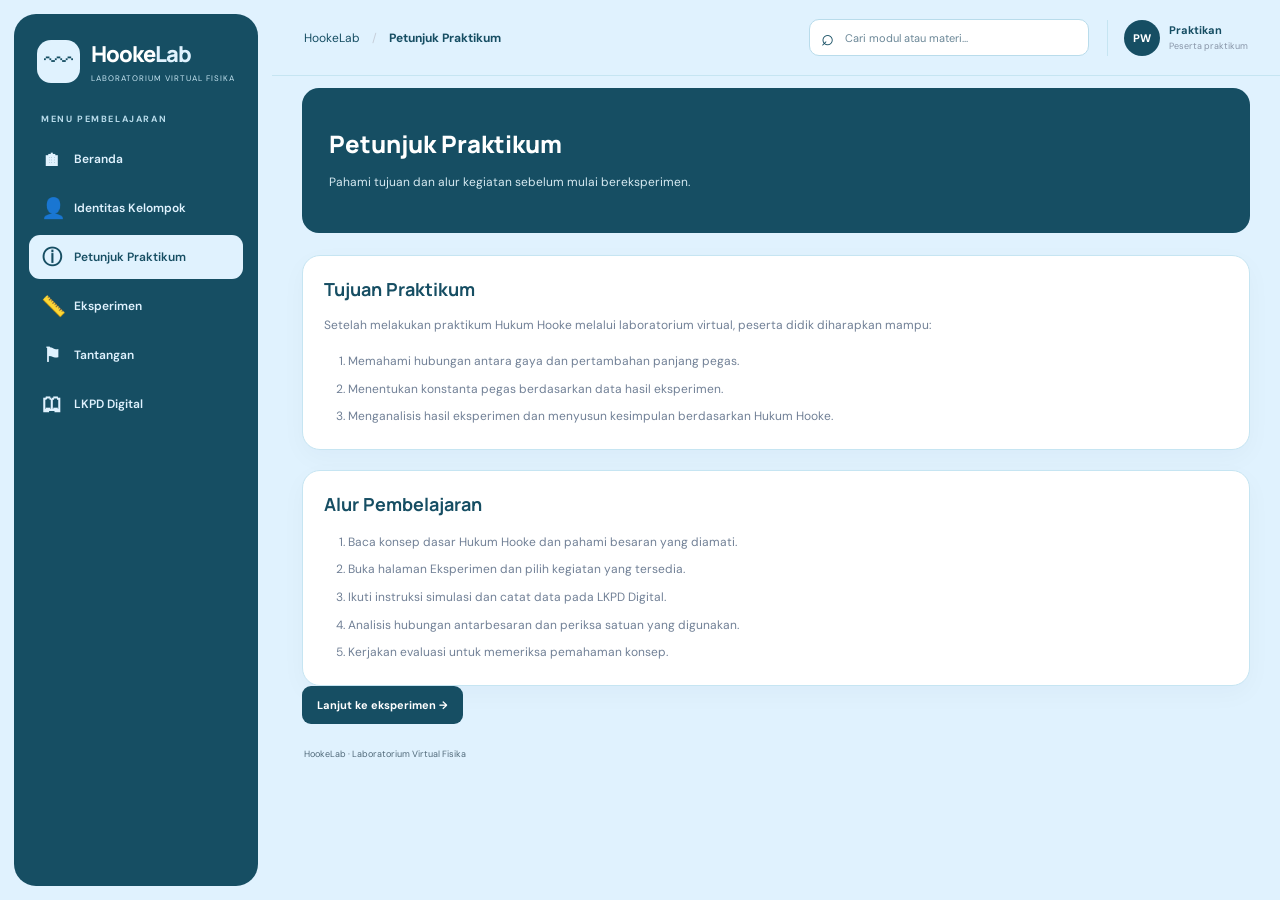
<file: petunjuk.html>
<!DOCTYPE html>
<html lang="id"><head><meta charset="UTF-8"><meta name="viewport" content="width=device-width,initial-scale=1">
<meta name="theme-color" content="#101b2e"><title>HookeLab | Petunjuk Praktikum</title>
<link rel="stylesheet" href="style.css">

<style>
.guide-sections {
  display: grid;
  grid-template-columns: 1fr;
  gap: 20px;
  width: 100%;
}

.guide-card {
  width: 100%;
  box-sizing: border-box;
  border-radius: 18px;
}

.guide-card h2 {
  margin-top: 0;
  margin-bottom: 14px;
}

.guide-card p {
  line-height: 1.7;
  margin-bottom: 12px;
}

.guide-card ol {
  padding-left: 24px;
  margin-bottom: 0;
}

.guide-card li {
  line-height: 1.8;
  margin-bottom: 6px;
}

.guide-card li:last-child {
  margin-bottom: 0;
}
</style>

<script src="js/common.js" defer></script></head><body>
<div class="app-shell"><aside class="sidebar" id="sidebar">
<a class="brand" href="index.html"><span class="brand-mark">〰</span><span><strong>Hooke<span>Lab</span></strong><small>LABORATORIUM VIRTUAL FISIKA</small></span></a>
<div class="side-label">MENU PEMBELAJARAN</div><nav class="main-nav">
<a class="nav-link " href="index.html"><span>🏠︎</span>Beranda</a>
<a class="nav-link" href="identitas.html"><span>👤</span>Identitas Kelompok</a>
<a class="nav-link active" href="petunjuk.html"><span>ⓘ</span>Petunjuk Praktikum</a>
<a class="nav-link " href="modul.html"><span>📏</span>Eksperimen</a>
<a class="nav-link " href="tantangan.html"><span>⚑</span>Tantangan</a>
<a class="nav-link " href="lkpd.html"><span>🕮</span>LKPD Digital</a></nav></aside>
<div class="page-area"><header class="topbar"><button class="menu-toggle" id="menuToggle" aria-label="Buka menu">☰</button>
<div class="breadcrumb">HookeLab <span>/</span> <b>Petunjuk Praktikum</b></div><div class="top-actions"><div class="search"><span>⌕</span><input id="siteSearch" placeholder="Cari modul atau materi..." aria-label="Cari modul atau materi"></div><div class="profile"><span class="avatar">PW</span><div><b>Praktikan</b><small>Peserta praktikum</small></div></div></div></header>
<main class="content"><div class="page-title"></label></h1></div><section class="page-hero"></label><h2>Petunjuk Praktikum</h2><p>Pahami tujuan dan alur kegiatan sebelum mulai bereksperimen.</p></section>
   

<div class="guide-sections">

  <!-- Kotak Tujuan Praktikum -->
  <article class="content-card guide-card">
    <h2>Tujuan Praktikum</h2>
    <p>Setelah melakukan praktikum Hukum Hooke melalui laboratorium virtual, peserta didik diharapkan mampu:</p>
    <ol>
      <li>Memahami hubungan antara gaya dan pertambahan panjang pegas.</li>
      <li>Menentukan konstanta pegas berdasarkan data hasil eksperimen.</li>
      <li>Menganalisis hasil eksperimen dan menyusun kesimpulan berdasarkan Hukum Hooke.</li>
    </ol>
  </article>

  <!-- Kotak Alur Pembelajaran -->
  <article class="content-card guide-card">
    <h2>Alur Pembelajaran</h2>
    <ol>
      <li>Baca konsep dasar Hukum Hooke dan pahami besaran yang diamati.</li>
      <li>Buka halaman Eksperimen dan pilih kegiatan yang tersedia.</li>
      <li>Ikuti instruksi simulasi dan catat data pada LKPD Digital.</li>
      <li>Analisis hubungan antarbesaran dan periksa satuan yang digunakan.</li>
      <li>Kerjakan evaluasi untuk memeriksa pemahaman konsep.</li>
    </ol>
  </article>

</div>

    <a class="btn dark" href="modul.html">Lanjut ke eksperimen →</a><footer class="footer"><span>HookeLab · Laboratorium Virtual Fisika</span></footer></main></div></div></body></html>
</file>
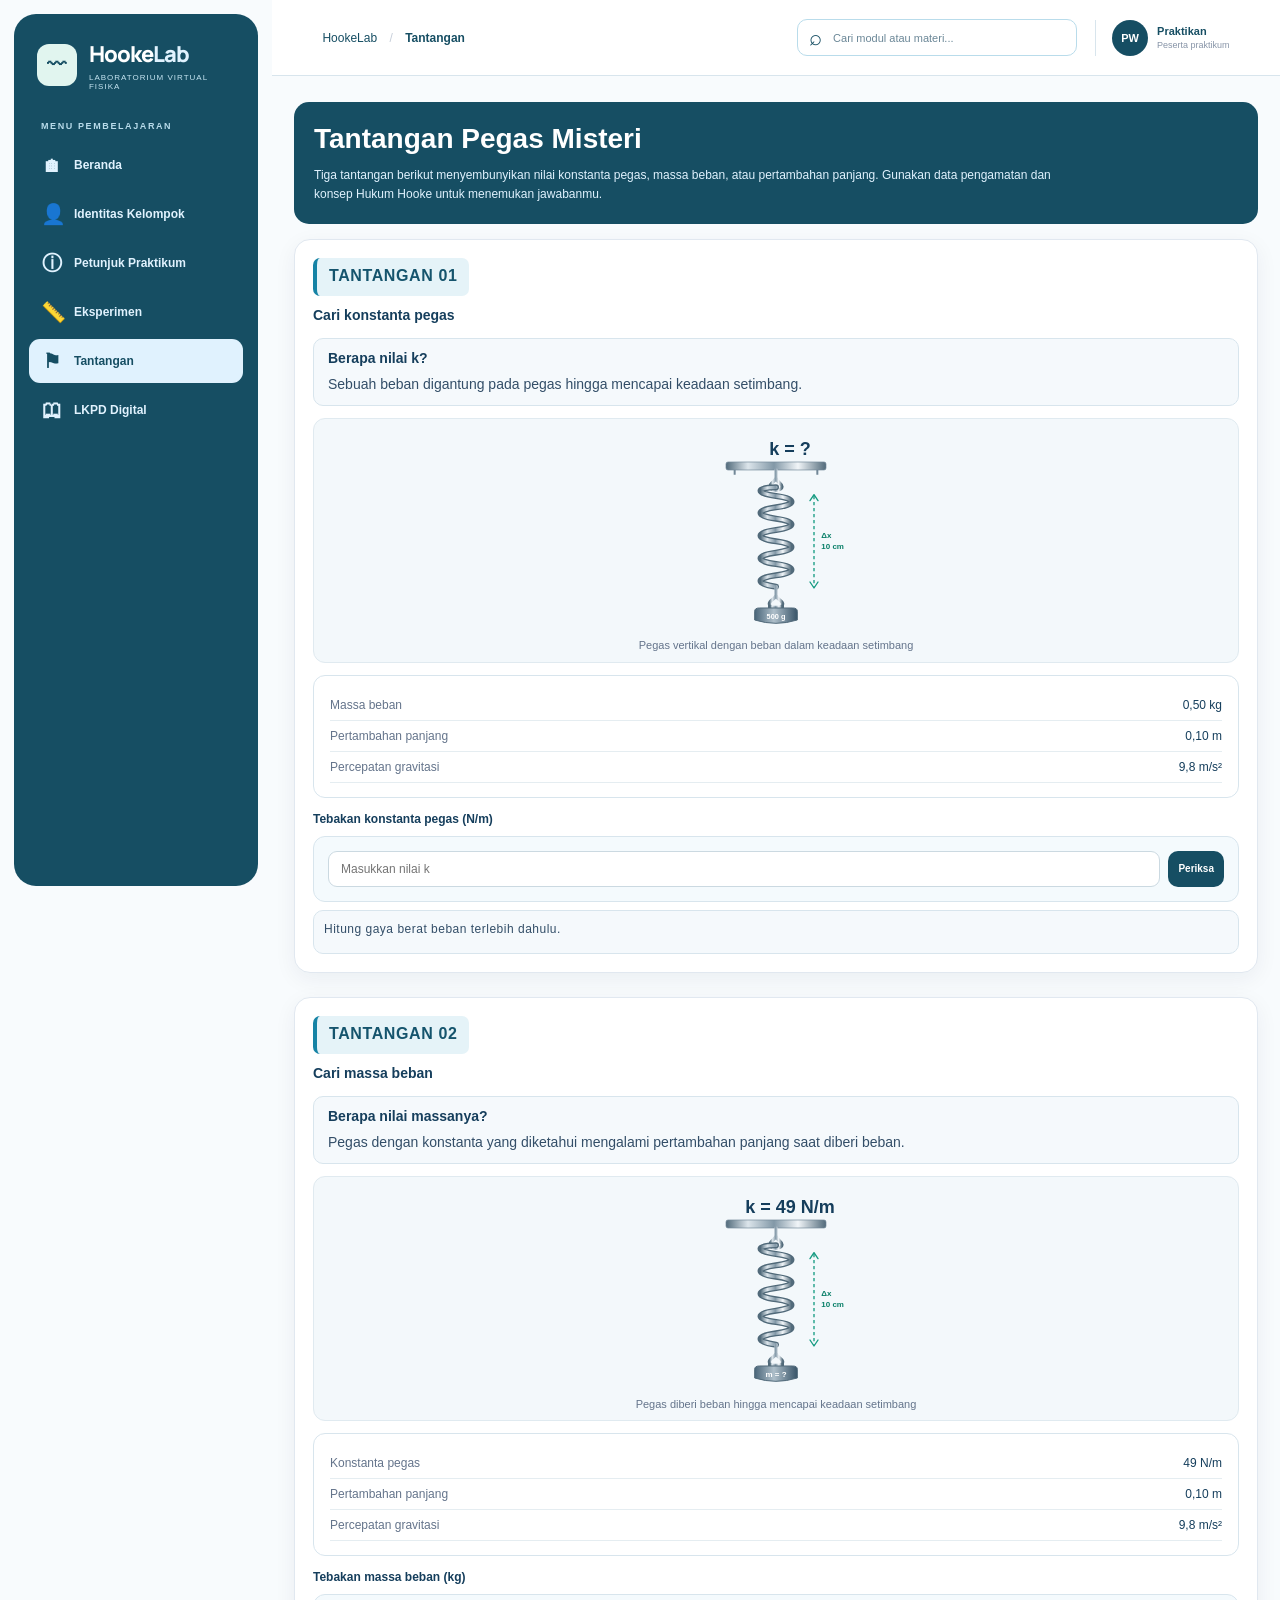
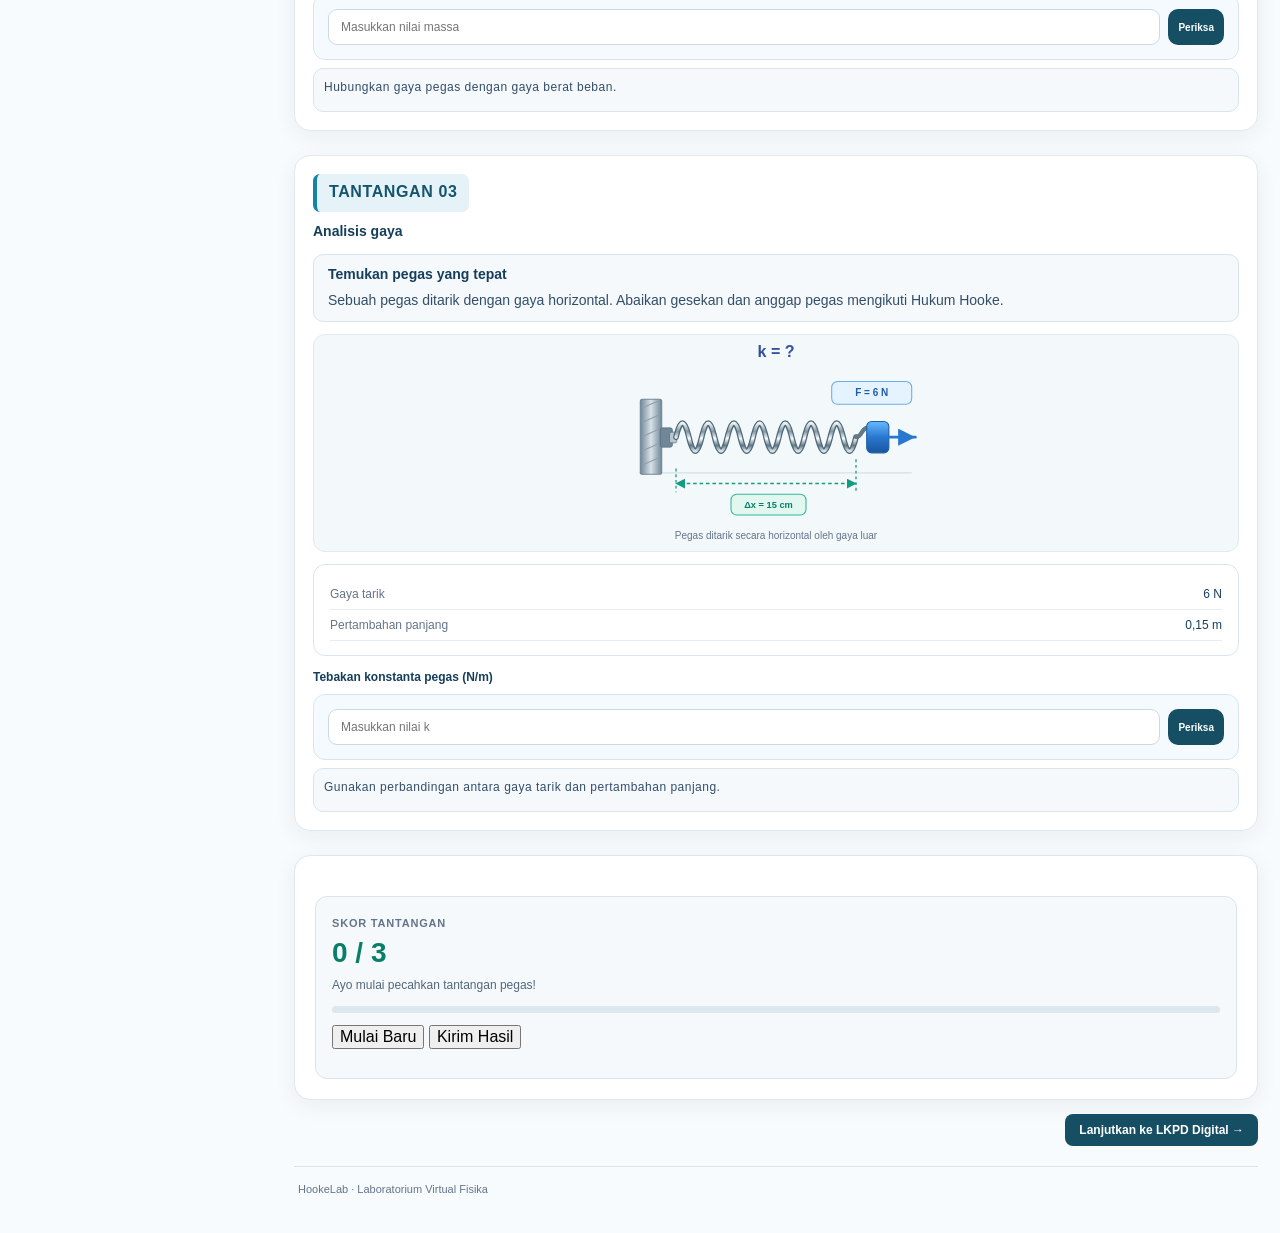
<file: tantangan.html>
<!DOCTYPE html>
<html lang="id">
<head>
<meta charset="UTF-8">
<meta name="viewport" content="width=device-width, initial-scale=1.0">
<title>Tantangan Pegas Misteri - HookeLab</title>
<link rel="stylesheet" href="style.css">
<script src="js/common.js" defer></script>

<style>
:root {
  --navy: #164E63;
  --teal: #164E63;
  --teal-dark: #164E63;
  --bg: #F8FBFD;
  --line: #D8E5ED;
  --muted: #64748B;
  --text: #164E63;
  --white: #FFFFFF;
  --orange: #F59E0B;
  --red: #C2413B;
  --green: #164E63;
  --light-blue: #E0F2FE;
}
*{box-sizing:border-box}body{margin:0;font-family:"Segoe UI",Arial,sans-serif;color:var(--text);background:var(--bg)}a{color:inherit;text-decoration:none}.topbar{background:#fff;padding:16px 5%;border-bottom:1px solid var(--line);display:flex;align-items:center;justify-content:space-between;gap:16px;flex-wrap:wrap}.brand{display:flex;align-items:center;gap:12px}.brand-mark{width:42px;height:42px;border-radius:12px;background:#e1f5ef;color:var(--teal-dark);display:grid;place-items:center;font-weight:800;font-size:19px}.brand h1{font-size:18px;color:var(--navy);margin:0}.brand p{font-size:12px;color:var(--muted);margin:3px 0 0}.mode-label{background:#e5f6f1;color:var(--teal-dark);font-size:12px;font-weight:700;padding:8px 12px;border-radius:999px}.container{max-width:1200px;margin:0 auto;padding:26px 22px 36px}.page-heading{margin-bottom:20px}.eyebrow{text-transform:uppercase;letter-spacing:1.2px;color:var(--teal-dark);font-size:11px;font-weight:800}.page-heading h2{margin:7px 0 6px;color:var(--navy);font-size:clamp(24px,3vw,32px)}.page-heading p{margin:0;color:var(--muted);line-height:1.6;max-width:760px}.

.layout {
  display: grid;
  grid-template-columns: repeat(2, minmax(0, 1fr));
  gap: 22px;
  align-items: stretch;
}

.challenge-layout > .challenge-intro,
.challenge-layout > .challenge-card {
  width: 100%;
  min-width: 0;
  margin: 0;
  gap: 0;
  padding: 20px;
}
.challenge-layout > .challenge-summary {
  grid-column: 1 / -1;
  width: 100%;
  margin: 0;
}
.challenge-layout > .challenge-summary {
    grid-column: auto;
}
@media (max-width: 760px) {
  .layout.challenge-layout {
    grid-template-columns: 1fr;
  }
}
@media(max-width:520px){.container{padding:20px 13px 28px}.panel{padding:16px}.prediction-form{grid-template-columns:1fr}.formula-grid{grid-template-columns:1fr}.visual-area{padding:8px;min-height:230px}.spring-visual{height:220px}.button-row{flex-direction:column}.mode-links{grid-template-columns:1fr 1fr}.mode-link:last-child{grid-column:auto}}

/* Perbaikan posisi tombol prediksi */
.prediction-form {
  display: grid;
  grid-template-columns: minmax(0, 1fr) auto;
  gap: 10px;
  align-items: start;
}

.prediction-form .field {
  margin: 0;
}

.prediction-form .button-primary {
  align-self: start;
  margin-top: 0;
  height: 44px;
  padding: 0 14px;
  white-space: nowrap;
}

@media (max-width: 520px) {
  .prediction-form {
    grid-template-columns: minmax(0, 1fr) auto;
    align-items: start;
  }

  .prediction-form .button-primary {
    width: auto;
    height: 44px;
    margin-top: 0;
  }
}

/* Navigasi eksperimen mengikuti Mode 1 dan Mode 2 */
.experiment-navigation {
  margin-top: 22px;
  padding: 18px;
  background: white;
  border: 1px solid var(--line);
  border-radius: 18px;
}

.experiment-navigation h2 {
  margin: 0 0 12px;
  color: var(--navy);
  font-size: 16px;
}

.navigation-description {
  margin: 0 0 12px;
  color: var(--muted);
  font-size: 12px;
  line-height: 1.7;
}

.experiment-list {
  display: flex;
  flex-direction: column;
  gap: 10px;
}

.experiment-row {
  display: flex;
  align-items: center;
  gap: 12px;
  min-height: 66px;
  padding: 16px 20px;
  border: 1px solid var(--line);
  border-radius: 10px;
  background: white;
  color: var(--navy);
  text-decoration: none;
  transition: border-color 0.2s, background 0.2s;
}

a.experiment-row:hover {
  border-color: var(--teal);
  background: #f8fcfb;
}

.experiment-number {
  display: grid;
  align-items: center;
  justify-content: center;
  flex-shrink: 0;
  width: 38px;
  height: 38px;
  border-radius: 9px;
  background: #e8f1f7;
  color: var(--navy);
  font-size: 12px;
  font-weight: 800;
}

.experiment-info {
  display: flex;
  flex-direction: column;
  gap: 4px;
  flex: 1;
}

.experiment-info strong {
  font-size: 12px;
  font-weight: 750;
}

.experiment-info span {
  color: var(--muted);
  font-size: 10px;
  line-height: 1.4;
}

.experiment-arrow {
  color: var(--teal-dark);
  font-size: 16px;
}

.experiment-row.current {
  border-color: #79cdb9;
  background: #effaf6;
}

.experiment-status {
  color: var(--teal-dark);
  font-size: 10px;
  font-weight: 750;
  white-space: nowrap;
}

.navigation-back {
  margin-top: 16px;
}

.navigation-back a {
  color: var(--teal-dark);
  font-size: 12px;
  font-weight: 750;
}

@media (max-width: 520px) {
  .experiment-row {
    padding: 12px;
    gap: 9px;
  }

  .experiment-status {
    white-space: normal;
    text-align: right;
  }
}
#energyChart,
#elasticChart {
  display: block;
  width: 100%;
  height: 320px;
}

#springAnimation {
  width: 100%;
  height: 280px;
}

/* Tata letak dua grafik */
.chart-grid {
  display: grid;
  grid-template-columns: repeat(2, minmax(0, 1fr));
  gap: 18px;
  margin-top: 20px;
  align-items: stretch;
}

.chart-panel {
  min-width: 0;
  padding: 20px 16px;
}

.chart-panel h3 {
  min-height: 44px;
  margin: 0 0 8px;
  color: var(--navy);
  font-size: 16px;
  line-height: 1.4;
  text-align: center;
  display: flex;
  justify-content: center;
  align-items: center;
}

.chart-panel .subtext {
  min-height: 38px;
  margin-bottom: 8px;
  text-align: center;
  font-size: 12px;
}

.chart-canvas {
  position: relative;
  width: 100%;
  height: 300px;
}

.chart-canvas canvas {
  display: block;
  width: 100%;
  height: 100%;
}

.chart-panel .visual-note {
  min-height: 36px;
  line-height: 1.6;
}

@media (max-width: 800px) {
  .chart-grid {
    grid-template-columns: 1fr;
  }

  .chart-panel h3,
  .chart-panel .subtext {
    min-height: 0;
  }

  .chart-canvas {
    height: 300px;
  }
}
/* Tata letak kartu tantangan */
.challenge-intro,
.challenge-card,
.challenge-summary {
  padding: 24px;
}

.challenge-card h3 {
  margin: 12px 0 8px;
}

.challenge-card > p {
  line-height: 1.7;
  margin: 8px 0 16px;
}

.mystery-diagram {
  min-height: 180px;
  margin: 18px 0;
  padding: 20px;
  border-radius: 12px;
  background: #f3f8fb;
}

.data-list > div {
  display: flex;
  justify-content: space-between;
  align-items: center;
  gap: 16px;
  padding: 12px 0;
  border-bottom: 1px solid #e5edf1;
}

.data-list > div span {
  color: #64748b;
}

.data-list > div strong {
  text-align: right;
  white-space: nowrap;
}
/* Teks label: Massa beban, Pertambahan panjang, dll. */
.data-list > div span {
  font-size: 12px;
  font-family: Arial, sans-serif;
  color: #64748b;
}

/* Nilai: 0,50 kg, 0,10 m, 9,8 m/s², dll. */
.data-list > div strong {
  font-size: 12px;
  font-family: Arial, sans-serif;
  font-weight: 400;
  color: #153e5c;
}

/* LABEL JUDUL SETIAP TANTANGAN */
.challenge-card > p:first-of-type {
  display: block;
  width: 100%;
  box-sizing: border-box;
  margin: 0 0 12px;
  padding: 10px 14px;

  background: #e8f4f8;
  border-left: 4px solid #1683a5;
  border-radius: 8px;

  color: #15546d;
  font-size: 13px;
  font-weight: 700;
  line-height: 1.4;
  letter-spacing: 0.5px;
}

.answer-row {
  display: flex;
  align-items: stretch;
  gap: 10px;
}

.answer-row input {
  flex: 1;
  min-width: 0;
  padding: 11px 12px;
  border: 1px solid #cbd8e3;
  border-radius: 9px;
  font: inherit;
}

.answer-row button {
  flex-shrink: 0;
}

.feedback {
  margin-top: 8px;
  padding: 10px 12px;
  border-radius: 9px;
  background: #f0f4f8;
  line-height: 1.5;
}

@media (max-width: 520px) {
  .challenge-intro,
  .challenge-card,
  .challenge-summary {
    padding: 16px;
  }

  .answer-row {
    flex-direction: column;
  }
}

/* FONT LABEL TEBAKAN KONSTANTA PEGAS */
.challenge-card label {
  font-size: 12px;
  font-weight: 700;
  font-family: Arial, sans-serif;
  color: #153e5c;
}

/* TATA LETAK MODE 5: DUA KOLOM, REFLEKSI DI BAWAH */
.layout.challenge-layout {
  display: grid;
  grid-template-columns: repeat(2, minmax(0, 1fr));
  gap: 22px;
  align-items: stretch;
  width: 100%;
}

/* Semua kartu memiliki ukuran dan tampilan konsisten */
.layout.challenge-layout > .challenge-card,
.layout.challenge-layout > .challenge-summary {
  display: flex;
  flex-direction: column;
  min-width: 0;
  width: 100%;
  margin: 0;
  padding: 24px;
  border: 1px solid #e1e8f0;
  border-radius: 16px;
  background: #fff;
  box-shadow: 0 6px 22px rgba(25, 42, 67, 0.06);
}

/* Urutan kartu: 01 dan 02 di atas, 03 dan 04 di bawah */
.challenge-card[data-challenge="1"] {
  grid-column: 1;
  grid-row: 1;
}

.challenge-card[data-challenge="2"] {
  grid-column: 2;
  grid-row: 1;
}

.challenge-card[data-challenge="3"] {
  grid-column: 1;
  grid-row: 2;
}

.challenge-card[data-challenge="4"] {
  grid-column: 2;
  grid-row: 2;
}

/* Refleksi memenuhi lebar dua kolom */
.layout.challenge-layout > .challenge-summary {
  grid-column: 1 / -1;
  grid-row: 3;
}

/* Judul kartu */
.challenge-card h3,
.challenge-summary h3 {
  color: #153e5c;
  line-height: 1.4;
}

.challenge-card > p {
  line-height: 1.7;
}

/* Area ilustrasi */
.mystery-diagram {
  flex: 1;
  min-height: 180px;
  margin: 18px 0;
  padding: 20px;
  border: 1px solid #e0eaf0;
  border-radius: 12px;
  background: #f3f8fb;
}

/* Data pengamatan */
.data-list {
  margin: 8px 0 12px;
}

.data-list > div {
  display: flex;
  justify-content: space-between;
  align-items: center;
  gap: 12px;
  padding: 8px 0;
  border-bottom: 1px solid #e5edf1;
}

.data-list > div span {
  color: #64748b;
}

.data-list > div strong {
  text-align: right;
}

/* Kolom jawaban */
.answer-row {
  display: flex;
  align-items: stretch;
  gap: 8px;
  margin-top: 8px;

}

.answer-row input {
  flex: 1;
  min-width: 0;
  width: 100%;
  box-sizing: border-box;
  padding: 8px;
  font-size: 12px;
  border: 1px solid #cbd9e1;
  border-radius: 9px;
}

.feedback {
  margin-top: 8px;
  padding: 10px;
  border-radius: 9px;
  background: #f0f4f8;
  line-height: 1.6;
}

/* Tampilan tablet dan ponsel */
@media (max-width: 760px) {
  .layout.challenge-layout {
    grid-template-columns: 1fr;
  }

  .layout.challenge-layout > .challenge-card,
  .layout.challenge-layout > .challenge-summary {
    grid-column: 1;
    grid-row: auto;
  }
}

@media (max-width: 520px) {
  .layout.challenge-layout > .challenge-card,
  .layout.challenge-layout > .challenge-summary {
    padding: 16px;
  }

  .answer-row {
    flex-direction: column;
  }
}

/* MERAPATKAN ISI KARTU TANTANGAN */
.layout.challenge-layout > .challenge-card {
  padding: 18px;
}

.challenge-card h3 {
  margin: 0 0 8px;
  line-height: 1.35;
}

.challenge-card > p:not(:first-of-type) {
  margin-top: 0;
  margin-bottom: 10px;
  line-height: 1.5;
}

.challenge-card .mystery-diagram {
  margin: 10px 0;
  padding: 12px 16px;
  min-height: 0;
}

.challenge-card 
.data-list {
  margin: 8px 0;
}

.challenge-card .data-list > div {
  padding: 7px 0;
}

/* NOMOR TANTANGAN */
.challenge-number {
  display: block;
  width: fit-content;
  margin: 0 0 10px;
  padding: 7px 12px;
  border-radius: 7px;
  background: #e5f3f8;
  border-left: 4px solid #1683a5;
  color: #15546d;
  font-size: 16px;
  font-weight: 700;
  letter-spacing: 0.6px;
}

/* SUBJUDUL TANPA KOTAK */
.challenge-card .challenge-subtitle {
  margin: 0 0 12px;
  padding: 0;
  color: #153e5c;
  font-size: 14px;
  font-weight: 600;
  line-height: 1.4;
}

/* KOTAK PERTANYAAN DAN DESKRIPSI */
.challenge-question {
  margin: 0 0 3px;
  padding: 10px 10px;
  border: 1px solid #d8e5ed;
  border-radius: 10px;
  background: #f5f9fc;
}

.challenge-question h3 {
  margin: 0 0 6px;
  color: #153e5c;
  font-size: 14px;
  line-height: 1.4;
}

.challenge-question p {
  margin: 0;
  color: #334e68;
  font-size: 14px;
  font-weight: 400;
  line-height: 1.4;
}


.challenge-card .feedback.correct,
.challenge-card .feedback.incorrect {
  background: #f5f9fc;
  border: 1px solid #d8e5ed;
  color: #334e68;
}

/* PERBAIKAN FINAL KOTAK UMPAN BALIK MODE 5 */
.layout.challenge-layout .challenge-card .feedback {
  display: block !important;
  box-sizing: border-box !important;
  margin: 8px 0 0 !important;
  padding: 10px 10px !important;

  background: #f5f9fc !important;
  border: 1px solid #d8e5ed !important;
  border-left: 1px solid #d8e5ed !important;
  border-radius: 10px !important;
  box-shadow: none !important;

  color: #334e68 !important;
  font-size: 12px !important;
  font-weight: 400 !important;
  line-height: 1.4 !important;
}

.layout.challenge-layout .challenge-card .feedback.correct,
.layout.challenge-layout .challenge-card .feedback.incorrect {
  background: #f5f9fc !important;
  border: 1px solid #d8e5ed !important;
  color: #334e68 !important;
}

/* =========================================
   STANDAR TAMPILAN TANTANGAN 01–04
   ========================================= */

/* Ukuran dan jarak dalam kartu */
.layout.challenge-layout > .challenge-card {
  display: flex;
  flex-direction: column;
  align-items: stretch;
  gap: 0;
  min-width: 0;
  padding: 18px;
  border: 1px solid #e1e8f0;
  border-radius: 16px;
  background: #fff;
  box-shadow: 0 6px 22px rgba(25, 42, 67, 0.06);
}

/* Kotak nomor tantangan */
.challenge-card .challenge-number {
  display: block;
  align-self: flex-start;
  width: fit-content;
  margin: 0 0 10px;
  padding: 7px 12px;
  border: 0;
  border-left: 4px solid #1683a5;
  border-radius: 7px;
  background: #e5f3f8;
  color: #15546d;
  font-family: "Segoe UI", Arial, sans-serif;
  font-size: 16px;
  font-weight: 700;
  line-height: 1.4;
  letter-spacing: 0.6px;
}

/* Subjudul tanpa kotak */
.challenge-card .challenge-subtitle {
  margin: 0 0 12px;
  padding: 0;
  color: #153e5c;
  font-family: "Segoe UI", Arial, sans-serif;
  font-size: 14px;
  font-weight: 600;
  line-height: 1.4;
}

/* Kotak pertanyaan dan deskripsi */
.challenge-card .challenge-question {
  margin: 0 0 12px;
  padding: 10px 14px;
  border: 1px solid #d8e5ed;
  border-radius: 10px;
  background: #f5f9fc;
}

/* Judul pertanyaan */
.challenge-card .challenge-question h3 {
  margin: 0 0 6px;
  padding: 0;
  color: #153e5c;
  font-family: "Segoe UI", Arial, sans-serif;
  font-size: 14px;
  font-weight: 700;
  line-height: 1.4;
}

/* Deskripsi pertanyaan */
.challenge-card .challenge-question p {
  margin: 0;
  padding: 0;
  color: #334e68;
  font-family: "Segoe UI", Arial, sans-serif;
  font-size: 14px;
  font-weight: 400;
  line-height: 1.5;
}

/* Ilustrasi */
.challenge-card .mystery-diagram {
  flex: none;
  min-height: 180px;
  margin: 8px 0 12px;
  padding: 12px 16px;
  border: 1px solid #e0eaf0;
  border-radius: 12px;
  background: #f3f8fb;
}

/* Data pengamatan */
.challenge-card .data-list {
  margin: 0 0 12px;
}

.challenge-card .data-list > div {
  display: flex;
  justify-content: space-between;
  align-items: center;
  gap: 12px;
  padding: 8px 0;
  border-bottom: 1px solid #e5edf1;
}

.challenge-card .data-list > div span {
  color: #64748b;
  font-family: Arial, sans-serif;
  font-size: 12px;
  font-weight: 400;
}

.challenge-card .data-list > div strong {
  color: #153e5c;
  font-family: Arial, sans-serif;
  font-size: 12px;
  font-weight: 400;
  text-align: right;
  white-space: nowrap;
}

/* Label prediksi */
.challenge-card label {
  display: block;
  margin: 0 0 8px;
  color: #153e5c;
  font-family: Arial, sans-serif;
  font-size: 12px;
  font-weight: 700;
  line-height: 1.5;
}

/* Kolom input dan tombol */
.challenge-card .answer-row {
  display: flex;
  align-items: stretch;
  gap: 8px;
  margin: 0;
}

.challenge-card .answer-row input {
  flex: 1;
  width: 100%;
  min-width: 0;
  padding: 10px 12px;
  border: 1px solid #cbd9e1;
  border-radius: 9px;
  font-family: Arial, sans-serif;
  font-size: 12px;
}

.challenge-card .answer-row button {
  flex-shrink: 0;
}

/* Kotak umpan balik */
.challenge-card .feedback,
.challenge-card .feedback.correct,
.challenge-card .feedback.incorrect {
  margin: 8px 0 0;
  padding: 10px;
  border: 1px solid #d8e5ed;
  border-radius: 10px;
  background: #f5f9fc;
  color: #334e68;
  font-family: Arial, sans-serif;
  font-size: 12px;
  font-weight: 400;
  line-height: 1.5;
  box-shadow: none;
}

/* Tampilan ponsel */
@media (max-width: 520px) {
  .layout.challenge-layout > .challenge-card {
    padding: 16px;
  }

  .challenge-card .answer-row {
    flex-direction: column;
  }

  .challenge-card .answer-row button {
    width: 100%;
  }
}
.footer{margin-top:20px;border-top:1px solid var(--line);padding:14px 4px 0;display:flex;justify-content:space-between;gap:10px;flex-wrap:wrap;color:var(--muted);font-size:11px;line-height:1.5}


/* ===================================
   KARTU REFLEKSI
   =================================== */

.layout.challenge-layout > .challenge-summary {
  display: flex;
  flex-direction: column;
  gap: 14px;
  grid-column: 1 / -1;
  grid-row: 3;
  padding: 20px;
  border: 1px solid #dce7ef;
  border-radius: 16px;
  background: #fff;
  box-shadow: 0 6px 22px rgba(25, 42, 67, 0.06);
}

/* JUDUL REFLEKSI DALAM KOTAK */
.reflection-heading {
  display: flex;
  align-items: center;
  gap: 12px;
  padding: 14px 16px;
  border: 1px solid #d8e5ed;
  border-left: 4px solid #1683a5;
  border-radius: 10px;
  background: #f5f9fc;
}

.reflection-icon {
  display: grid;
  place-items: center;
  flex-shrink: 0;
  width: 38px;
  height: 38px;
  border-radius: 9px;
  background: #e2f2f7;
  color: #1683a5;
  font-size: 20px;
}

.reflection-heading h3 {
  margin: 0;
  color: #153e5c;
  font-size: 16px;
  line-height: 1.4;
}

.reflection-heading p {
  margin: 3px 0 0;
  color: #64748b;
  font-size: 12px;
  line-height: 1.5;
}

/* KARTU SKOR */
.score-card {
  padding: 16px;
  border: 1px solid #d8e5ed;
  border-radius: 12px;
  background: #f5f9fc;
}

.score-label {
  color: #64748b;
  font-size: 11px;
  font-weight: 700;
  letter-spacing: 0.8px;
}

.score-info h3 {
  margin: 4px 0;
  color: #087f68;
  font-size: 28px;
  line-height: 1.3;
}

.score-info p {
  margin: 0;
  color: #52677b;
  font-size: 12px;
  line-height: 1.5;
}

.score-progress {
  height: 7px;
  margin-top: 12px;
  overflow: hidden;
  border-radius: 99px;
  background: #dce8ee;
}

.score-progress-fill {
  width: 0%;
  height: 100%;
  border-radius: inherit;
  background: #159b82;
  transition: width 0.25s ease;
}

/* PETUNJUK REFLEKSI */
.reflection-instruction {
  padding: 12px 14px;
  border: 1px solid #e1e8f0;
  border-radius: 10px;
  background: #fff;
}

.reflection-instruction h4 {
  margin: 0 0 5px;
  color: #153e5c;
  font-size: 14px;
  line-height: 1.4;
}

.reflection-instruction p {
  margin: 0;
  color: #52677b;
  font-size: 13px;
  line-height: 1.55;
}

/* AREA KESIMPULAN */
.reflection-input-group {
  display: flex;
  flex-direction: column;
  gap: 6px;
}

.reflection-input-group label {
  margin: 0;
  color: #153e5c;
  font-size: 13px;
  font-weight: 700;
}

.reflection-input-group textarea {
  display: block;
  width: 100%;
  min-height: 110px;
  padding: 12px 14px;
  border: 1px solid #cbd9e1;
  border-radius: 10px;
  outline: none;
  background: #fbfdff;
  color: #24364b;
  font-family: "Segoe UI", Arial, sans-serif;
  font-size: 13px;
  line-height: 1.6;
  resize: vertical;
  transition: border-color 0.2s, box-shadow 0.2s;
}

.reflection-input-group textarea:focus {
  border-color: #159b82;
  box-shadow: 0 0 0 3px rgba(21, 155, 130, 0.12);
}

.reflection-input-group textarea::placeholder {
  color: #94a3b8;
}

.reflection-hint {
  margin: 0;
  color: #64748b;
  font-size: 11px;
  line-height: 1.5;
}

/* TOMBOL REFLEKSI */
.challenge-summary > #resetChallenges {
  align-self: flex-start;
  margin-top: 2px;
}

@media (max-width: 520px) {
  .layout.challenge-layout > .challenge-summary {
    padding: 14px;
    gap: 12px;
  }

  .reflection-heading {
    padding: 12px;
  }

  .score-card {
    padding: 13px;
  }
}

/* ILUSTRASI PEGAS LABORATORIUM - TANTANGAN 01 */
.spring-lab-visual {
  position: relative;
  min-height: 300px !important;
  padding: 18px !important;
  overflow: hidden;
  background: linear-gradient(180deg, #f7fbfe, #edf5fa) !important;
  border: 1px solid #d8e5ed;
  border-radius: 12px;
}

.spring-lab-visual .diagram-label {
  position: relative;
  z-index: 2;
  color: #153e5c;
  font-size: 18px;
  font-weight: 600;
}

.spring-lab {
  position: relative;
  width: 100%;
  max-width: 340px;
  height: 210px;
  margin: 8px auto 0;
}

.spring-support {
  position: absolute;
  top: 8px;
  left: 50%;
  width: 130px;
  height: 12px;
  transform: translateX(-50%);
  border: 1px solid #647b8d;
  border-radius: 4px;
  background: linear-gradient(#dce5ed, #9eafbd);
  box-shadow: 0 2px 3px rgba(23, 50, 77, 0.12);
}

.spring-support::before,
.spring-support::after {
  position: absolute;
  top: 10px;
  width: 5px;
  height: 13px;
  content: "";
  background: #647b8d;
}

.spring-support::before {
  left: 12px;
}

.spring-support::after {
  right: 12px;
}

.spring-coil {
  position: absolute;
  top: 20px;
  left: 50%;
  width: 28px;
  height: 105px;
  transform: translateX(-50%);
  border-left: 4px solid #69869a;
  border-right: 4px solid #69869a;
  background: repeating-linear-gradient(
    to bottom,
    transparent 0,
    transparent 5px,
    #91aabd 5px,
    #91aabd 8px,
    transparent 8px,
    transparent 12px
  );
  clip-path: polygon(
    50% 0%, 100% 5%, 0% 10%, 100% 15%,
    0% 20%, 100% 25%, 0% 30%, 100% 35%,
    0% 40%, 100% 45%, 0% 50%, 100% 55%,
    0% 60%, 100% 65%, 0% 70%, 100% 75%,
    0% 80%, 100% 85%, 0% 90%, 100% 95%,
    50% 100%
  );
}

.spring-hook {
  position: absolute;
  top: 122px;
  left: 50%;
  width: 16px;
  height: 14px;
  transform: translateX(-50%);
  border: 3px solid #69869a;
  border-top: 0;
  border-radius: 0 0 9px 9px;
}

.spring-weight {
  position: absolute;
  top: 137px;
  left: 50%;
  display: flex;
  align-items: center;
  justify-content: center;
  width: 76px;
  height: 48px;
  transform: translateX(-50%);
  border: 1px solid #2677a0;
  border-radius: 7px;
  background: linear-gradient(145deg, #56b5d5, #247ca8);
  box-shadow: 0 4px 8px rgba(23, 50, 77, 0.18);
  color: white;
  font-size: 13px;
  font-weight: 700;
}

.extension-marker {
  position: absolute;
  top: 48px;
  left: calc(50% + 48px);
  display: flex;
  align-items: center;
  height: 82px;
  padding-left: 12px;
  border-left: 2px dashed #159b82;
  color: #087f68;
  font-size: 12px;
  font-weight: 700;
}

.extension-marker::before,
.extension-marker::after {
  position: absolute;
  left: -5px;
  width: 8px;
  height: 2px;
  content: "";
  background: #159b82;
}

.extension-marker::before {
  top: 0;
}

.extension-marker::after {
  bottom: 0;
}

.spring-caption {
  margin-top: 0;
  color: #64748b;
  font-size: 10px;
  line-height: 1.5;
  text-align: center;
}

@media (max-width: 520px) {
  .spring-lab-visual {
    min-height: 280px !important;
  }

  .spring-lab {
    transform: scale(0.92);
    transform-origin: top center;
    margin-bottom: -12px;
  }

  .extension-marker {
    left: calc(50% + 42px);
  }
}

.spring-lab-visual {
  min-height: 0 !important;
  padding: 8px 12px !important;
  background: #f3f8fb !important;
  border: 1px solid #d8e5ed;
  border-radius: 12px;
}

.real-spring {
  display: block;
  width: 100%;
  max-width: 200px;
  height: auto;
  max-height: 280px;
  margin: 6px auto;
  overflow: visible;
}

.spring-caption {
  margin-top: 4px;
  color: #64748b;
  font-size: 11px;
  line-height: 1.5;
  text-align: center;
}

.vertical-spring-challenge4 {
  display: flex;
  flex-direction: column;
  align-items: center;
  min-height: 0 !important;
  padding: 8px  12px !important;
  background: #f3f8fb !important;
  border: 1px solid #d8e5ed;
  border-radius: 12px;
}

.spring4-constant {
  align-self: flex-start;
  padding: 5px 10px;
  margin-bottom: 4px;
  border: 1.5px solid #69aee9;
  border-radius: 9px;
  background: #e5f2ff;
  color: #205da5;
  font-size: 12px;
  font-weight: 750;
}

.spring4-svg {
  display: block;
  width: 85%;
  max-width: 200px;
  height: auto;
  margin: 0 auto;
  overflow: visible;
}

.spring4-caption {
  margin-top: 3px;
  color: #64748b;
  font-size: 10px;
  line-height: 1.3;
  text-align: center;
}

.horizontal-spring-visual {
  min-height: 0 !important;
  padding: 8px 12px !important;
  background: #f3f8fb !important;
  border: 1px solid #d8e5ed;
  border-radius: 12px;
  overflow: hidden;
}

.horizontal-spring-label {
  margin-bottom: 4px;
  color: #344f9a;
  font-size: 16px;
  font-weight: 750;
  text-align: center;
}

.horizontal-spring-svg {
  display: block;
  width: 85%;
  max-width: 300px;
  height: auto;
  margin: 0 auto;
  overflow: visible;
}

.horizontal-spring-visual .spring-caption {
  margin-top: 6px;
  color: #64748b;
  font-size: 10px;
  line-height: 1.5;
  text-align: center;
}

/* Kotak untuk setiap tantangan */
.challenge-card {
  background: #FFFFFF;
  border: 1.5px solid #D8E5ED;
  border-radius: 18px;
  padding: 24px;
  box-shadow: 0 5px 18px rgba(22, 78, 99, 0.08);
  overflow: hidden;
}

/* Nomor tantangan */
.challenge-number {
  display: inline-flex;
  align-items: center;
  justify-content: center;
  width: 38px;
  height: 38px;
  border-radius: 12px;
  background: #E0F2FE;
  color: #164E63;
  font-weight: 700;
}

/* Kotak pertanyaan */
.challenge-question {
  background: #E0F2FE;
  border: 1px solid #B9DDEE;
  border-radius: 12px;
  padding: 14px 16px;
  color: #164E63;
  margin: 16px 0;
}

/* Kotak ilustrasi pegas */
.mystery-diagram,
.horizontal-spring-visual {
  background: #F4FAFD;
  border: 1px solid #D8E5ED;
  border-radius: 14px;
  padding: 18px;
  margin: 16px 0;
}

/* Kotak data pengamatan */
.data-list {
  background: #FFFFFF;
  border: 1px solid #D8E5ED;
  border-radius: 12px;
  padding: 14px 16px;
}

/* Kotak jawaban */
.answer-row {
  background: #F4FAFD;
  border: 1px solid #D8E5ED;
  border-radius: 12px;
  padding: 14px;
  margin-top: 16px;
}

/* Kotak refleksi dan skor */
.challenge-summary {
  background: #FFFFFF;
  border: 1.5px solid #D8E5ED;
  border-radius: 18px;
  padding: 24px;
  box-shadow: 0 5px 18px rgba(22, 78, 99, 0.08);
}

/* Tata letak tiga tantangan */
.layout.challenge-layout {
  display: grid;
  grid-template-columns: repeat(2, minmax(0, 1fr));
  gap: 22px;
  align-items: start;
}

/* Kotak refleksi memenuhi lebar baris */
.challenge-summary {
  grid-column: 1 / -1;
}

/* Tampilan layar kecil */
@media (max-width: 760px) {
  .layout.challenge-layout {
    grid-template-columns: 1fr;
  }

  .challenge-summary {
    grid-column: auto;
  }

  .challenge-card,
  .challenge-summary {
    padding: 18px;
  }
}

</style>
</head>

<body>
<div class="app-shell">

  <!-- SIDEBAR HOOKELAB -->
  <aside class="sidebar" id="sidebar">
    <a class="brand" href="index.html">
      <span class="brand-mark">〰</span>
      <span>
        <strong>Hooke<span>Lab</span></strong>
        <small>LABORATORIUM VIRTUAL FISIKA</small>
      </span>
    </a>

    <div class="side-label">MENU PEMBELAJARAN</div>

    <nav class="main-nav">
      <a class="nav-link" href="index.html">
        <span>🏠︎</span>Beranda
      </a>
      <a class="nav-link" href="identitas.html"><span>👤</span>Identitas Kelompok</a>
      <a class="nav-link" href="petunjuk.html">
        <span>ⓘ</span>Petunjuk Praktikum
      </a>
      <a class="nav-link" href="modul.html">
        <span>📏</span>Eksperimen
      </a>
      <a class="nav-link active" href="tantangan.html">
        <span>⚑</span>Tantangan
      </a>
      <a class="nav-link" href="lkpd.html">
        <span>🕮</span>LKPD Digital
      </a>
    </nav>

  
  </aside>

  <!-- AREA HALAMAN -->
  <div class="page-area">

    <header class="topbar">
      <button class="menu-toggle" id="menuToggle"
        aria-label="Buka menu">☰</button>

      <div class="breadcrumb">
        HookeLab <span>/</span> <b>Tantangan</b>
      </div>

      <div class="top-actions">
        <div class="search">
          <span>⌕</span>
          <input id="siteSearch"
            placeholder="Cari modul atau materi..."
            aria-label="Cari modul atau materi">
        </div>

        <div class="profile">
          <span class="avatar">PW</span>
          <div>
            <b>Praktikan</b>
            <small>Peserta praktikum</small>
          </div>
        </div>
      </div>
    </header>

    <main class="content container">


<section class="panel page-heading challenge-heading">
  <h2>Tantangan Pegas Misteri</h2>
  <p>Tiga tantangan berikut menyembunyikan nilai konstanta pegas, massa beban, atau pertambahan panjang. Gunakan data pengamatan dan konsep Hukum Hooke untuk menemukan jawabanmu.</p>
</section>

<div class="layout challenge-layout">

  <section class="panel challenge-card" data-challenge="1">
      <div class="challenge-number">TANTANGAN 01</div>

  <h3 class="challenge-subtitle">Cari konstanta pegas</h3>

  <div class="challenge-question">
    <h3>Berapa nilai k?</h3>
    <p>
      Sebuah beban digantung pada pegas hingga mencapai
      keadaan setimbang.
    </p>
  </div>

<div class="mystery-diagram spring-lab-visual">
  <div class="diagram-label">k = ?</div>

  <svg class="real-spring" viewBox="0 0 300 260"
       role="img" aria-label="Pegas vertikal dengan beban 500 gram dan pertambahan panjang 10 sentimeter">

    <defs>
      <linearGradient id="metal" x1="0" y1="0" x2="1" y2="0">
        <stop offset="0%" stop-color="#526b7b"/>
        <stop offset="22%" stop-color="#dce5eb"/>
        <stop offset="48%" stop-color="#8298a7"/>
        <stop offset="72%" stop-color="#f1f5f8"/>
        <stop offset="100%" stop-color="#526b7b"/>
      </linearGradient>
      <linearGradient id="weightMetal" x1="0" y1="0" x2="1" y2="0">
        <stop offset="0%" stop-color="#496579"/>
        <stop offset="45%" stop-color="#aebfca"/>
        <stop offset="100%" stop-color="#385468"/>
      </linearGradient>
    </defs>

    <!-- Penyangga -->
    <rect x="75" y="12" width="150" height="12" rx="3"
          fill="url(#metal)" stroke="#718797"/>
    <path d="M88 24 V31 M212 24 V31"
          stroke="#718797" stroke-width="3"/>

    <!-- Pengait atas -->
    <path d="M150 24 V35 C150 42 141 42 141 49
             C141 56 159 56 159 49 C159 44 150 42 150 35"
          fill="none" stroke="url(#metal)" stroke-width="5"
          stroke-linecap="round"/>

    <!-- Kawat pegas heliks -->
    <path d="
      M150 50
      C119 50 119 59 150 63
      C181 67 181 76 150 80
      C119 84 119 93 150 97
      C181 101 181 110 150 114
      C119 118 119 127 150 131
      C181 135 181 144 150 148
      C119 152 119 161 150 165
      C181 169 181 178 150 182
      C119 186 119 195 150 199"
      fill="none" stroke="#506979" stroke-width="9"
      stroke-linecap="round" stroke-linejoin="round"/>

    <path d="
      M150 50
      C119 50 119 59 150 63
      C181 67 181 76 150 80
      C119 84 119 93 150 97
      C181 101 181 110 150 114
      C119 118 119 127 150 131
      C181 135 181 144 150 148
      C119 152 119 161 150 165
      C181 169 181 178 150 182
      C119 186 119 195 150 199"
      fill="none" stroke="url(#metal)" stroke-width="5"
      stroke-linecap="round" stroke-linejoin="round"/>

    <!-- Pengait dan beban -->
    <path d="M150 199 V211 C150 218 140 218 140 225
             C140 232 160 232 160 225 C160 219 150 218 150 211"
          fill="none" stroke="url(#metal)" stroke-width="5"
          stroke-linecap="round"/>

    <path d="M140 226 V235 M160 226 V235"
          stroke="#506979" stroke-width="4"/>

    <path d="M118 236 Q118 231 125 231 H175
             Q182 231 182 236 V249
             Q150 259 118 249 Z"
          fill="url(#weightMetal)" stroke="#526b7b" stroke-width="1.5"/>

    <text x="150" y="247" text-anchor="middle"
          fill="#ffffff" font-size="11" font-weight="700">500 g</text>

    <!-- Penanda pertambahan panjang -->
    <path d="M207 63 V199"
          stroke="#159b82" stroke-width="2"
          stroke-dasharray="5 4"/>
    <path d="M201 70 L207 61 L213 70
             M201 192 L207 201 L213 192"
          fill="none" stroke="#159b82" stroke-width="2"
          stroke-linecap="round" stroke-linejoin="round"/>
    <text x="218" y="126" fill="#087f68"
          font-size="12" font-weight="700">Δx</text>
    <text x="218" y="142" fill="#087f68"
          font-size="12" font-weight="700">10 cm</text>
  </svg>

  <div class="spring-caption">
    Pegas vertikal dengan beban dalam keadaan setimbang
  </div>
</div>


    <div class="data-list">
      <div><span>Massa beban</span><strong>0,50 kg</strong></div>
      <div><span>Pertambahan panjang</span><strong>0,10 m</strong></div>
      <div><span>Percepatan gravitasi</span><strong>9,8 m/s²</strong></div>
    </div>

    <label for="answer1">Tebakan konstanta pegas (N/m)</label>
    <div class="answer-row">
      <input id="answer1" type="number" min="0" step="any" placeholder="Masukkan nilai k">
      <button type="button" class="btn-praktikum check-answer" data-target="1">Periksa</button>
    </div>
    <p class="feedback" id="feedback1" aria-live="polite">Hitung gaya berat beban terlebih dahulu.</p>
  </section>

  <section class="panel challenge-card" data-challenge="2">
    <div class="challenge-number">TANTANGAN 02</div>
    <h3 class="challenge-subtitle">Cari massa beban</h3>
    <div class="challenge-question">
      <h3>Berapa nilai massanya?</h3>
      <p>
        Pegas dengan konstanta yang diketahui mengalami
        pertambahan panjang saat diberi beban.
      </p>
    </div>

  
<div class="mystery-diagram spring-lab-visual">
  <div class="diagram-label">k = 49 N/m</div>

  <svg class="real-spring" viewBox="0 0 300 260"
       role="img"
       aria-label="Pegas vertikal dengan konstanta 49 newton per meter, beban bermassa tidak diketahui, dan pertambahan panjang 10 sentimeter">

    <defs>
      <linearGradient id="metal2" x1="0" y1="0" x2="1" y2="0">
        <stop offset="0%" stop-color="#526b7b"/>
        <stop offset="22%" stop-color="#dce5eb"/>
        <stop offset="48%" stop-color="#8298a7"/>
        <stop offset="72%" stop-color="#f1f5f8"/>
        <stop offset="100%" stop-color="#526b7b"/>
      </linearGradient>

      <linearGradient id="weightMetal2" x1="0" y1="0" x2="1" y2="0">
        <stop offset="0%" stop-color="#496579"/>
        <stop offset="45%" stop-color="#aebfca"/>
        <stop offset="100%" stop-color="#385468"/>
      </linearGradient>
    </defs>

    <!-- Penyangga atas -->
    <rect x="75" y="12" width="150" height="12" rx="3"
          fill="url(#metal2)" stroke="#718797"/>

    <!-- Pengait -->
    <path d="M150 24 V35 C150 42 141 42 141 49
             C141 56 159 56 159 49 C159 44 150 42 150 35"
          fill="none" stroke="url(#metal2)" stroke-width="5"
          stroke-linecap="round"/>

    <!-- Pegas logam -->
    <path d="
      M150 50
      C119 50 119 59 150 63
      C181 67 181 76 150 80
      C119 84 119 93 150 97
      C181 101 181 110 150 114
      C119 118 119 127 150 131
      C181 135 181 144 150 148
      C119 152 119 161 150 165
      C181 169 181 178 150 182
      C119 186 119 195 150 199"
      fill="none" stroke="#506979" stroke-width="9"
      stroke-linecap="round" stroke-linejoin="round"/>

    <path d="
      M150 50
      C119 50 119 59 150 63
      C181 67 181 76 150 80
      C119 84 119 93 150 97
      C181 101 181 110 150 114
      C119 118 119 127 150 131
      C181 135 181 144 150 148
      C119 152 119 161 150 165
      C181 169 181 178 150 182
      C119 186 119 195 150 199"
      fill="none" stroke="url(#metal2)" stroke-width="5"
      stroke-linecap="round" stroke-linejoin="round"/>

    <!-- Pengait dan beban -->
    <path d="M150 199 V211 C150 218 140 218 140 225
             C140 232 160 232 160 225 C160 219 150 218 150 211"
          fill="none" stroke="url(#metal2)" stroke-width="5"
          stroke-linecap="round"/>

    <path d="M140 226 V235 M160 226 V235"
          stroke="#506979" stroke-width="4"/>

    <path d="M118 236 Q118 231 125 231 H175
             Q182 231 182 236 V249
             Q150 259 118 249 Z"
          fill="url(#weightMetal2)" stroke="#526b7b"
          stroke-width="1.5"/>

    <text x="150" y="247" text-anchor="middle"
          fill="#ffffff" font-size="12" font-weight="700">m = ?</text>

    <!-- Penanda pertambahan panjang -->
    <path d="M207 63 V199"
          stroke="#159b82" stroke-width="2"
          stroke-dasharray="5 4"/>

    <path d="M201 70 L207 61 L213 70
             M201 192 L207 201 L213 192"
          fill="none" stroke="#159b82" stroke-width="2"
          stroke-linecap="round" stroke-linejoin="round"/>

    <text x="218" y="126" fill="#087f68"
          font-size="12" font-weight="700">Δx</text>
    <text x="218" y="142" fill="#087f68"
          font-size="12" font-weight="700">10 cm</text>
  </svg>

  <div class="spring-caption">
    Pegas diberi beban hingga mencapai keadaan setimbang
  </div>
</div>


    <div class="data-list">
      <div><span>Konstanta pegas</span><strong>49 N/m</strong></div>
      <div><span>Pertambahan panjang</span><strong>0,10 m</strong></div>
      <div><span>Percepatan gravitasi</span><strong>9,8 m/s²</strong></div>
    </div>

    <label for="answer2">Tebakan massa beban (kg)</label>
    <div class="answer-row">
      <input id="answer2" type="number" min="0" step="any" placeholder="Masukkan nilai massa">
      <button type="button" class="btn-praktikum check-answer" data-target="2">Periksa</button>
    </div>
    <p class="feedback" id="feedback2" aria-live="polite">Hubungkan gaya pegas dengan gaya berat beban.</p>
  </section>

  <section class="panel challenge-card" data-challenge="3">
    <div class="challenge-number">TANTANGAN 03</div>
    <h3 class="challenge-subtitle">Analisis gaya</h3>
    <div class="challenge-question">
      <h3>Temukan pegas yang tepat</h3>
      <p>
        Sebuah pegas ditarik dengan gaya horizontal.
        Abaikan gesekan dan anggap pegas mengikuti
        Hukum Hooke.
      </p>
    </div>


<div class="mystery-diagram horizontal-spring-visual">
  <div class="horizontal-spring-label">k = ?</div>

  <svg class="horizontal-spring-svg"
       viewBox="0 0 420 220"
       role="img"
       aria-label="Pegas horizontal ditarik dengan gaya 6 newton dan bertambah panjang 15 sentimeter">

    <defs>
      <linearGradient id="wall3" x1="0" y1="0" x2="1" y2="0">
        <stop offset="0%" stop-color="#718797"/>
        <stop offset="50%" stop-color="#d8e2e9"/>
        <stop offset="100%" stop-color="#718797"/>
      </linearGradient>

      <linearGradient id="springMetal3" x1="0" y1="0" x2="0" y2="1">
        <stop offset="0%" stop-color="#eef4f7"/>
        <stop offset="30%" stop-color="#8296a3"/>
        <stop offset="55%" stop-color="#f8fbfd"/>
        <stop offset="80%" stop-color="#637986"/>
        <stop offset="100%" stop-color="#dce5eb"/>
      </linearGradient>

      <linearGradient id="handle3" x1="0" y1="0" x2="0" y2="1">
        <stop offset="0%" stop-color="#67b8ff"/>
        <stop offset="50%" stop-color="#2878cf"/>
        <stop offset="100%" stop-color="#1955a0"/>
      </linearGradient>

      <marker id="forceArrow3" markerWidth="8" markerHeight="8"
              refX="6" refY="3" orient="auto">
        <path d="M0,0 L6,3 L0,6 Z" fill="#2878cf"/>
      </marker>

      <marker id="measureArrow3" markerWidth="7" markerHeight="7"
              refX="3.5" refY="3.5" orient="auto-start-reverse">
        <path d="M0,0 L7,3.5 L0,7 Z" fill="#159b82"/>
      </marker>
    </defs>

    <!-- Garis dasar -->
    <line x1="18" y1="151" x2="400" y2="151"
          stroke="#d5e1e9" stroke-width="2"/>

    <!-- Dinding penyangga -->
    <rect x="20" y="48" width="30" height="105" rx="3"
          fill="url(#wall3)" stroke="#718797" stroke-width="1.5"/>
    <path d="M23 60 L46 50 M23 80 L46 70 M23 100 L46 90
             M23 120 L46 110 M23 140 L46 130"
          stroke="#8da0ad" stroke-width="1.5"/>

    <!-- Dudukan pegas -->
    <rect x="48" y="88" width="17" height="27" rx="3"
          fill="#718797" stroke="#526b7b"/>
    <rect x="61" y="94" width="10" height="15" rx="2"
          fill="#b9c8d1" stroke="#526b7b"/>

    <!-- Pegas horizontal -->
    <path d="
      M70 101
      C76 75 82 75 88 101
      C94 127 100 127 106 101
      C112 75 118 75 124 101
      C130 127 136 127 142 101
      C148 75 154 75 160 101
      C166 127 172 127 178 101
      C184 75 190 75 196 101
      C202 127 208 127 214 101
      C220 75 226 75 232 101
      C238 127 244 127 250 101
      C256 75 262 75 268 101
      C274 127 280 127 286 101
      C292 75 298 75 304 101
      C310 127 316 127 322 101"
      fill="none" stroke="#506979" stroke-width="8"
      stroke-linecap="round" stroke-linejoin="round"/>

    <path d="
      M70 101
      C76 75 82 75 88 101
      C94 127 100 127 106 101
      C112 75 118 75 124 101
      C130 127 136 127 142 101
      C148 75 154 75 160 101
      C166 127 172 127 178 101
      C184 75 190 75 196 101
      C202 127 208 127 214 101
      C220 75 226 75 232 101
      C238 127 244 127 250 101
      C256 75 262 75 268 101
      C274 127 280 127 286 101
      C292 75 298 75 304 101
      C310 127 316 127 322 101"
      fill="none" stroke="url(#springMetal3)" stroke-width="4.5"
      stroke-linecap="round" stroke-linejoin="round"/>

    <!-- Pengait dan pegangan penarik -->
    <path d="M322 101 C331 101 329 88 338 88"
          fill="none" stroke="#637986" stroke-width="6"
          stroke-linecap="round"/>
    <rect x="337" y="79" width="31" height="44" rx="7"
          fill="url(#handle3)" stroke="#1e5ea5" stroke-width="1.5"/>

    <!-- Panah gaya -->
    <line x1="369" y1="101" x2="405" y2="101"
          stroke="#2878cf" stroke-width="4"
          stroke-linecap="round" marker-end="url(#forceArrow3)"/>

    <rect x="288" y="23" width="112" height="32" rx="8"
          fill="#e5f2ff" stroke="#69aee9" stroke-width="1.5"/>
    <text x="344" y="44" text-anchor="middle"
          fill="#205da5" font-size="14" font-weight="700">F = 6 N</text>

    <!-- Penanda pertambahan panjang -->
    <line x1="70" y1="145" x2="70" y2="178"
          stroke="#159b82" stroke-width="1.8" stroke-dasharray="4 4"/>
    <line x1="322" y1="132" x2="322" y2="178"
          stroke="#159b82" stroke-width="1.8" stroke-dasharray="4 4"/>
    <line x1="76" y1="166" x2="316" y2="166"
          stroke="#159b82" stroke-width="2"
          stroke-dasharray="5 4"
          marker-start="url(#measureArrow3)"
          marker-end="url(#measureArrow3)"/>

    <rect x="147" y="181" width="105" height="29" rx="8"
          fill="#e1f7f0" stroke="#35b89e" stroke-width="1.5"/>
    <text x="199.5" y="200" text-anchor="middle"
          fill="#087f68" font-size="13" font-weight="700">Δx = 15 cm</text>
  </svg>

  <div class="spring-caption">
    Pegas ditarik secara horizontal oleh gaya luar
  </div>
</div>


    <div class="data-list">
      <div><span>Gaya tarik</span><strong>6 N</strong></div>
      <div><span>Pertambahan panjang</span><strong>0,15 m</strong></div>
    </div>

    <label for="answer3">Tebakan konstanta pegas (N/m)</label>
    <div class="answer-row">
      <input id="answer3" type="number" min="0" step="any" placeholder="Masukkan nilai k">
      <button type="button" class="btn-praktikum check-answer" data-target="3">Periksa</button>
    </div>
    <p class="feedback" id="feedback3" aria-live="polite">Gunakan perbandingan antara gaya tarik dan pertambahan panjang.</p>
  </section>

<section class="panel challenge-summary">

  <div class="score-card">
    <div class="score-info">
      <span class="score-label">SKOR TANTANGAN</span>

      <h3 id="scoreDisplay">0 / 3</h3>

      <p id="scoreMessage">
        Selesaikan tantangan untuk melihat hasilmu.
      </p>
    </div>

    <div class="score-progress">
      <div
        class="score-progress-fill"
        id="scoreProgress">
      </div>
    </div>
  <button type="button" id="resetChallenges" class="check-answer">
  Mulai Baru
  </button>
  
<button type="button" id="submitChallengeResults" class="check-answer">
  Kirim Hasil
</button>
<p id="submitStatus" role="status" aria-live="polite"></p>

  </div>

</section>

</div>
<div class="next-navigation">
  <a href="lkpd.html" class="next-navigation-button">
    Lanjutkan ke LKPD Digital →
  </a>
</div>
</section>
<footer class="footer"><span>HookeLab · Laboratorium Virtual Fisika</span></footer>
</main>
<script>

const answers = {
  1: {
    value: 49,
    tolerance: 1,
    explanation: "k = mg/Δx = (0,50 × 9,8)/0,10 = 49 N/m."
  },
  2: {
    value: 0.5,
    tolerance: 0.02,
    explanation: "m = kΔx/g = (49 × 0,10)/9,8 = 0,50 kg."
  },
  3: {
    value: 40,
    tolerance: 1,
    explanation: "k = F/Δx = 6/0,15 = 40 N/m."
  }
};

const STORAGE_KEY = "hookelab_tantangan_pegas_v1";
const solved = new Set();

const answerInputs = {
  1: document.getElementById("answer1"),
  2: document.getElementById("answer2"),
  3: document.getElementById("answer3")
};

const feedbackElements = {
  1: document.getElementById("feedback1"),
  2: document.getElementById("feedback2"),
  3: document.getElementById("feedback3")
};

const checkButtons = document.querySelectorAll(".check-answer");
const resetButton = document.getElementById("resetChallenges");

let restoringData = false;

function updateScore() {
  const score = solved.size;
  const scoreDisplay = document.getElementById("scoreDisplay");
  const scoreMessage = document.getElementById("scoreMessage");
  const scoreProgress = document.getElementById("scoreProgress");

  if (scoreDisplay) {
    scoreDisplay.textContent = `${score} / 3`;
  }

  if (scoreMessage) {
    const messages = [
      "Ayo mulai pecahkan tantangan pegas!",
      "Bagus! Satu tantangan berhasil diselesaikan.",
      "Hebat! Dua tantangan berhasil diselesaikan.",
      "Luar biasa! Semua tantangan berhasil diselesaikan."
    ];

    scoreMessage.textContent = messages[score];
  }

  if (scoreProgress) {
    scoreProgress.style.width = `${(score / 3) * 100}%`;
  }
}

function saveProgress() {
  if (restoringData) return;

  const data = {
    answers: {},
    feedback: {},
    solved: [...solved]
  };

  for (let n = 1; n <= 3; n++) {
    const input = answerInputs[n];
    const feedback = feedbackElements[n];

    data.answers[n] = input ? input.value : "";

    if (feedback) {
      data.feedback[n] = {
        html: feedback.innerHTML,
        className: feedback.className
      };
    }
  }

  try {
    localStorage.setItem(STORAGE_KEY, JSON.stringify(data));
  } catch (error) {
    console.warn("Progres tantangan tidak dapat disimpan.", error);
  }
}

const CHALLENGE_SCRIPT_URL =
  "https://script.google.com/macros/s/AKfycby0UXpyeMryvF_4GRrI0XoQ5hyxjJBh_lW1VyykYaU2mYkH4pLnXaqJuQJG_W4ggYVyiQ/exec";

const submitResultsButton = document.getElementById(
  "submitChallengeResults"
);
const submitStatus = document.getElementById("submitStatus");

if (submitResultsButton) {
  submitResultsButton.addEventListener("click", async () => {
    let identity;

    try {
      identity = JSON.parse(
        localStorage.getItem("hookelabGroupIdentity") || "null"
      );
    } catch (error) {
      identity = null;
    }

    if (!identity || !identity.groupId) {
      submitStatus.textContent =
        "Identitas kelompok belum memiliki ID. Buka menu Identitas Kelompok dan simpan identitas terlebih dahulu.";
      submitStatus.className = "identity-status error";
      return;
    }

    const answerValues = {};
    const statuses = {};

    for (let n = 1; n <= 3; n++) {
      const input = document.getElementById(`answer${n}`);
      const value = input ? input.value.trim() : "";

      if (!value) {
        submitStatus.textContent =
          `Jawaban tantangan ${n} belum diisi. Lengkapi ketiga jawaban sebelum mengirim.`;
        submitStatus.className = "identity-status error";
        return;
      }

      answerValues[n] = value;
      statuses[n] = solved.has(n) ? "Benar" : "Salah";
    }

    const payload = {
      action: "submitChallenge",
      groupId: identity.groupId,
      answers: answerValues,
      statuses: statuses
    };

    submitResultsButton.disabled = true;
    submitStatus.textContent = "Sedang mengirim hasil...";
    submitStatus.className = "identity-status";

    try {
      await fetch(CHALLENGE_SCRIPT_URL, {
        method: "POST",
        mode: "no-cors",
        headers: {
          "Content-Type": "text/plain;charset=utf-8"
        },
        body: JSON.stringify(payload)
      });

      submitStatus.textContent =
        "Permintaan pengiriman telah dilakukan. Periksa tab Hasil_Tantangan di Google Sheets untuk memastikan data masuk.";
      submitStatus.className = "identity-status success";

    } catch (error) {
      submitStatus.textContent =
        "Pengiriman tidak dapat dilakukan. Periksa koneksi internet dan coba kembali.";
      submitStatus.className = "identity-status error";

      console.error("Pengiriman hasil tantangan gagal:", error);

    } finally {
      submitResultsButton.disabled = false;
    }
  });
}

function restoreProgress() {
  let savedData;

  try {
    savedData = localStorage.getItem(STORAGE_KEY);
  } catch (error) {
    console.warn("Progres tantangan tidak dapat dibaca.", error);
    return;
  }

  if (!savedData) return;

  try {
    const data = JSON.parse(savedData);
    restoringData = true;

    for (let n = 1; n <= 3; n++) {
      if (answerInputs[n] && data.answers) {
        answerInputs[n].value = data.answers[n] ?? "";
      }

      const feedback = feedbackElements[n];
      const savedFeedback = data.feedback?.[n];

      if (feedback && savedFeedback) {
        feedback.innerHTML = savedFeedback.html;
        feedback.className = savedFeedback.className;
      }
    }

    solved.clear();

    if (Array.isArray(data.solved)) {
      data.solved.forEach(n => {
        if (answers[n]) solved.add(n);
      });
    }

    restoringData = false;
    updateScore();
  } catch (error) {
    restoringData = false;
    console.warn("Data progres tantangan tidak valid.", error);
  }
}

function checkAnswer(n) {
  const input = answerInputs[n];
  const feedback = feedbackElements[n];

  if (!input || !feedback) return;

  const rawValue = input.value.trim().replace(",", ".");
  const userAnswer = Number(rawValue);

  if (rawValue === "" || !Number.isFinite(userAnswer)) {
    solved.delete(n);
    feedback.className = "feedback incorrect";
    feedback.textContent = "Masukkan jawaban berupa angka terlebih dahulu.";
    updateScore();
    saveProgress();
    return;
  }

  const correct =
    Math.abs(userAnswer - answers[n].value) <= answers[n].tolerance;

  if (correct) {
    solved.add(n);
    feedback.className = "feedback correct";
    feedback.innerHTML =
      `<strong>Jawaban benar!</strong> ${answers[n].explanation}`;
  } else {
    solved.delete(n);
    feedback.className = "feedback incorrect";
    feedback.textContent =
      "Jawaban belum tepat. Periksa kembali data dan perhitunganmu.";
  }

  updateScore();
  saveProgress();
}

// Autosave ketika peserta mengetik atau mengubah jawaban.
for (let n = 1; n <= 3; n++) {
  const input = answerInputs[n];

  if (input) {
    input.addEventListener("input", saveProgress);
  }
}

// Setiap tombol periksa jawaban memeriksa kartu tantangan terkait.
checkButtons.forEach(button => {
  button.addEventListener("click", event => {
    const card = event.currentTarget.closest(".challenge-card");
    if (!card) return;

    const cards = [...document.querySelectorAll(".challenge-card")];
    const n = cards.indexOf(card) + 1;

    if (n >= 1 && n <= 3) {
      checkAnswer(n);
    }
  });
});

// Pulihkan progres saat halaman dibuka kembali.
restoreProgress();

// Mulai Baru hanya menghapus progres tantangan ini.
if (resetButton) {
  resetButton.addEventListener("click", () => {
    const confirmed = confirm(
      "Mulai ulang semua tantangan? Jawaban dan progres yang tersimpan akan dihapus."
    );

    if (!confirmed) return;

    try {
      localStorage.removeItem(STORAGE_KEY);
    } catch (error) {
      console.warn("Progres tantangan tidak dapat dihapus.", error);
    }

    restoringData = true;
    solved.clear();

    for (let n = 1; n <= 3; n++) {
      if (answerInputs[n]) {
        answerInputs[n].value = "";
      }

      const feedback = feedbackElements[n];

      if (feedback) {
        feedback.className = "feedback";
        feedback.textContent = "Periksa jawabanmu setelah selesai menghitung.";
      }
    }

    restoringData = false;
    updateScore();
  });
}

updateScore();

</script>
</body>
</html>
</file>
<file: style.css>
@import url('https://fonts.googleapis.com/css2?family=DM+Sans:wght@400;500;600;700&family=Manrope:wght@400;500;600;700;800&display=swap');
 
:root {
  --navy: #164E63;
  --ink: #164E63;
  --muted: #526B7B;
  --line: #C6E5F2;
  --canvas: #E0F2FE;
  --mint: #164E63;
  --green: #164E63;
  --blue: #164E63;
  --amber: #164E63;

  --primary: #164E63;
  --secondary: #164E63;
  --background: #E0F2FE;
  --surface: #FFFFFF;
  --text: #164E63;

  font-family: 'DM Sans', sans-serif;
  color: var(--ink);
}
 
*{box-sizing:border-box}body{margin:0;background:var(--canvas);min-width:320px}a{text-decoration:none;color:inherit}button,input{font:inherit}.sidebar{position:fixed;z-index:30;inset:14px auto 14px 14px;width:244px;display:flex;flex-direction:column;padding:22px 15px 15px;background:var(--navy);color:#e9eff8;border-radius:22px}.brand{display:flex;align-items:center;gap:11px;padding:3px 8px 30px}.brand-mark{width:43px;height:43px;display:grid;place-items:center;border-radius:14px;background:linear-gradient(145deg,#2dd4a4,#0c806b);font-size:29px;color:#fff}.brand strong{display:block;font:800 22px Manrope;letter-spacing:-1px}.brand strong span{color:#36d7ac}.brand small{display:block;margin-top:4px;font-size:8px;letter-spacing:1px;color:#91a2ba}.side-label{padding:0 12px 12px;color:#71829b;font-size:9px;font-weight:700;letter-spacing:1.6px}.main-nav{display:grid;gap:5px}.nav-link{min-height:44px;display:flex;align-items:center;gap:12px;padding:0 12px;border-radius:11px;color:#a5b3c7;font-size:12px;font-weight:600}.nav-link span{width:21px;text-align:center;font-size:20px}.nav-link:hover{background:#ffffff0b;color:white}.nav-link.active{background:linear-gradient(100deg,#11b987,#2bd0a0);color:white;box-shadow:0 7px 17px #13b9872b}.sidebar-bottom{margin-top:auto}.sidebar-tip{display:flex;gap:10px;padding:14px 10px;border:1px solid #ffffff13;background:#ffffff07;border-radius:13px}.sidebar-tip>b{display:grid;place-items:center;width:29px;height:29px;background:#1d755f;border-radius:9px;color:#72f0ca}.sidebar-tip strong{font-size:11px}.sidebar-tip p{margin:4px 0 0;color:#91a2ba;font-size:10px}.status{display:block;padding:17px 7px 2px;color:#8b9bb1;font-size:9px}.status i{display:inline-block;width:7px;height:7px;border-radius:50%;background:#2dd4a4;margin-right:7px}.page-area{margin-left:272px;min-height:100vh}.topbar{height:76px;position:sticky;top:0;z-index:20;display:flex;align-items:center;justify-content:space-between;gap:20px;padding:0 32px;background:#ffffffed;border-bottom:1px solid var(--line);backdrop-filter:blur(14px)}.breadcrumb{font-size:12px;color:#98a3b4}.breadcrumb span{padding:0 9px;color:#c6ced9}.breadcrumb b{color:var(--ink)}.top-actions{display:flex;align-items:center;gap:18px}.search{height:37px;width:min(280px,28vw);display:flex;align-items:center;gap:9px;padding:0 11px;border:1px solid #e1e7ef;border-radius:10px;background:#f9fafc;color:#8390a4}.search>span{font-size:22px}.search input{width:100%;min-width:0;border:0;outline:0;background:transparent;font-size:11px}.profile{display:flex;align-items:center;gap:9px;padding-left:16px;border-left:1px solid var(--line)}.avatar{width:36px;height:36px;display:grid;place-items:center;border-radius:50%;background:var(--green);color:white;font-size:11px;font-weight:800}.profile b,.profile small{display:block}.profile b{font-size:11px}.profile small{margin-top:3px;font-size:9px;color:#8794a7}.menu-toggle{display:none}.content{max-width:1600px;margin:auto;padding:0px 30px 20px}.hero{position:relative;isolation:isolate;min-height:258px;display:flex;align-items:center;overflow:hidden;padding:34px 38px;border-radius:19px;background:linear-gradient(112deg,#102740,#10334b 56%,#075f58);color:#fff}.dots{position:absolute;z-index:-1;inset:0;background-image:radial-gradient(#ffffff24 1px,transparent 1px);background-size:23px 23px;opacity:.6;mask-image:linear-gradient(90deg,transparent 20%,#000)}.hero-copy{position:relative;z-index:2;max-width:600px}.hero label,
.page-hero label,.concept label{display:block;color:#5ce2bd;font-size:9px;font-weight:800;letter-spacing:1.8px}.hero h1{margin:14px 0 0;font:800 clamp(25px,2.8vw,36px)/1.22 Manrope;letter-spacing:-1.4px}.hero h1 em{font-style:normal;color:#45dfb4}.hero p{max-width:460px;margin:13px 0 21px;color:#c0cfdf;font-size:12px;line-height:1.8}.actions{display:flex;align-items:center;gap:22px}.btn{min-height:38px;display:inline-flex;align-items:center;justify-content:center;gap:10px;padding:0 15px;border:0;border-radius:9px;font-size:11px;font-weight:700}.mint{background:#2bd0a0;color:#073b36}.dark{background:var(--navy);color:#fff}.text-link{color:var(--green);font-size:11px;font-weight:700}.hero .text-link{color:#e2f8f1}.hero-visual{position:absolute;right:7%;top:0;bottom:0;width:29%;min-width:210px}.orbit{position:absolute;width:190px;height:165px;top:40px;left:20px;border:1px solid #ffffff24;border-radius:50%;transform:rotate(-25deg)}.spring{position:absolute;left:48%;top:32px;width:60px;height:180px}.spring>i{display:block;width:43px;height:120px;margin:8px auto 0;border-left:3px solid #50dcb6;border-right:3px solid #50dcb6;background:repeating-linear-gradient(to bottom,transparent 0 5px,#50dcb6 5px 9px,transparent 9px 14px)}.spring>b{display:block;width:64px;height:43px;margin:-1px 0 0 -2px;border:2px solid #79f0d0;border-radius:9px;background:linear-gradient(140deg,#2bd0a0,#087f68)}.formula{position:absolute;padding:8px 11px;border:1px solid #ffffff24;border-radius:9px;background:#ffffff12;color:#b8ffea;font:700 12px Manrope}.f1{top:45px;right:0}.f2{bottom:57px;left:0}.hero-visual>small{position:absolute;right:0;bottom:24px;color:#c6e5df;font-size:9px}.hero-index{position:absolute;right:20px;top:17px;color:#ffffff6b;font:700 10px Manrope}.hero-index small{color:#ffffff35}.section{margin-top:31px}.section-head{display:flex;align-items:end;justify-content:space-between;gap:18px;margin-bottom:17px}.section-head label,
.page-title label{display:block;margin-bottom:8px;color:#7489a6;font-size:9px;font-weight:800;letter-spacing:1.7px}.section-head h2{margin:0;font:800 19px Manrope;letter-spacing:-.6px}.section-head p,
.page-title p{margin:6px 0 0;color:var(--muted);font-size:11px}.section-head>.text-link{white-space:nowrap;margin-bottom:4px}.stats{display:grid;grid-template-columns:repeat(3,minmax(0,1fr));gap:14px}.stat{position:relative;min-height:108px;display:flex;align-items:flex-start;gap:13px;padding:17px;border:1px solid var(--line);border-radius:15px;background:#fff;box-shadow:0 8px 26px #162a4808}.stat-icon{flex:none;width:38px;height:38px;display:grid;place-items:center;border-radius:12px;font-size:19px}.mint-bg{background:#e2f8f0;color:#0a9b74}.blue-bg{background:#eaf0ff;color:#4777d8}.amber-bg{background:#fff3df;color:#d99732}.stat small{display:block;color:#8491a5;font-size:10px}.stat strong{display:block;margin-top:5px;font:800 22px Manrope}.stat strong sup{font-size:13px}.stat p{margin:4px 0 0;color:#9aa5b5;font-size:9px}.concept-stat{font-size:16px!important}.progress{width:85px;height:4px;margin-top:8px;background:#e9eef5;border-radius:8px}.progress i{display:block;width:0;height:100%;background:var(--mint)}.
preview-grid {
  display: grid;
  grid-template-columns: repeat(5, minmax(0, 1fr));
  gap: 10px;
}

.preview-grid .module-card {
  padding: 12px;
  min-width: 0;
}

.preview-grid .art {
  height: 75px;
  margin: 10px 0;
}

.preview-grid .module-card h3 {
  font-size: 11px;
  line-height: 1.5;
}

.preview-grid .module-card p {
  font-size: 9px;
  line-height: 1.5;
  min-height: 54px;
}

.preview-grid .card-bottom {
  font-size: 8px;
  padding-top: 9px;
}
.module-card{min-width:0;padding:16px;border:1px solid var(--line);border-radius:15px;background:#fff;box-shadow:0 8px 26px #162a4808;transition:.2s}.module-card:hover{transform:translateY(-3px);border-color:#b8e9d9}.card-top{display:flex;align-items:center;justify-content:space-between}.number{display:grid;place-items:center;width:30px;height:30px;border-radius:9px;background:#ddf8ef;color:#078565;font:800 11px Manrope}.blue-number{background:#e8efff;color:#4777d8}.amber-number{background:#fff0d8;color:#c58a28}.tag{padding:5px 7px;border-radius:5px;background:#f1f4f8;color:#8995a8;font-size:8px;font-weight:800;letter-spacing:.7px}.art{height:100px;position:relative;display:grid;place-items:center;overflow:hidden;margin:12px 0;background:linear-gradient(145deg,#f5fbf9,#edf7f5);border-radius:10px;color:#4777d8;font:800 25px Manrope}.force-art{background:linear-gradient(145deg,#f2f6ff,#eaf0ff)}.energy-art{background:linear-gradient(145deg,#fffaf0,#fff3dc);color:#c78b29}.spring-art i{width:28px;height:64px;border-left:2px solid #22b990;border-right:2px solid #22b990;background:repeating-linear-gradient(to bottom,transparent 0 4px,#22b990 4px 7px,transparent 7px 11px)}.spring-art b{position:absolute;top:70px;width:42px;height:19px;border-radius:5px;background:#149b7a}.module-card h3,.module-list-card h3{margin:0;font:800 13px Manrope}.module-card p,.module-list-card p{min-height:34px;margin:8px 0 14px;color:#7c899c;font-size:10px;line-height:1.7}.card-bottom{display:flex;align-items:center;justify-content:space-between;gap:6px;padding-top:12px;border-top:1px solid #edf0f5;color:#8390a3;font-size:9px}.card-bottom span{color:var(--green);font-size:15px}.bottom-grid{display:grid;grid-template-columns:1.6fr 1fr;gap:14px;margin-top:28px}.concept{display:flex;justify-content:space-between;gap:20px;overflow:hidden;padding:24px;border-radius:16px;background:linear-gradient(115deg,#102740,#0b4d50);color:#fff}.concept h2{margin:10px 0;font:800 22px Manrope}.concept p{max-width:360px;color:#c2d2df;font-size:11px;line-height:1.8}.concept .text-link{color:#d7fff1}.equation{align-self:center;min-width:160px;display:flex;flex-direction:column;gap:9px;padding:18px;border:1px solid #ffffff22;border-radius:12px;background:#ffffff0b;text-align:center}.equation strong{color:#5ce2bd;font:800 28px Manrope}.equation small{color:#b9d1d7;font-size:9px}.next{padding:23px;border:1px solid var(--line);border-radius:16px;background:#fff}.next label{color:#7489a6}.next h3{margin:10px 0;font:800 16px Manrope}.next p{color:var(--muted);font-size:10px;line-height:1.7}
/* Mengatur posisi kotak judul halaman */
.page-title {
  margin-top: -12px;
  margin-bottom: 24px;
}
.page-title h1{margin:0;font:800 clamp(25px,3vw,34px) Manrope;letter-spacing:-1px}
.page-title p{font-size:12px;line-height:1.7}
.page-hero{padding:27px;border-radius:17px;background:linear-gradient(115deg,#102740,#0c5554);color:white;margin-bottom:22px}
.page-hero h2{margin:12px 0 8px;font:800 24px Manrope}.page-hero p{max-width:670px;color:#c5d8e1;font-size:12px;line-height:1.8}.info-grid{display:grid;grid-template-columns:repeat(3,minmax(0,1fr));gap:14px;margin:18px 0}.info,.content-card{padding:21px;border:1px solid var(--line);border-radius:15px;background:#fff;box-shadow:0 8px 26px #162a4808}.info>b{color:#0a9b74;font-size:23px}.info h3,.content-card h2{font-family:Manrope}.info h3{font-size:13px}.info p,.content-card p,.content-card li{color:#718096;font-size:12px;line-height:1.8}.content-card h2{font-size:18px}.concept-detail{margin-top:16px;margin-bottom:20px}.concept-detail .equation{align-self:auto;background:#f1f7f5;border-color:#dcefe8;max-width:300px}.concept-detail .equation small{color:#64748b}.module-list-grid{display:grid;grid-template-columns:repeat(2,minmax(0,1fr));gap:15px}.module-list-card{padding:19px;border:1px solid var(--line);border-radius:15px;background:#fff;box-shadow:0 8px 26px #162a4808}.module-list-card h3{font-size:15px}.module-list-card p{min-height:0;font-size:11px}.availability{display:inline-block;padding:7px 10px;border-radius:7px;background:#f1f4f8;color:#8995a8;font-size:10px;font-weight:700}.placeholder{padding:35px;text-align:center;border:1px dashed #cfd9e6;border-radius:15px;background:#fff}.placeholder>div{font-size:35px;color:#1cb98d}.placeholder h2{font:800 19px Manrope}.placeholder p{max-width:480px;margin:8px auto 18px;color:var(--muted);font-size:12px;line-height:1.8}.footer{display:flex;justify-content:space-between;gap:15px;padding:24px 2px 4px;color:#9aa5b4;font-size:9px}
@media(max-width:1100px){.sidebar{width:218px}
.page-area{margin-left:246px}.topbar{padding:0 20px}.content{padding:23px 20px}.hero{padding:30px}.hero-visual{right:1%;opacity:.75}.stats,.preview-grid{gap:10px}.stat{padding:13px}.concept{padding:19px}.equation{min-width:135px;padding:13px}}
@media(max-width:850px){.sidebar{transform:translateX(calc(-100% - 20px));transition:transform .25s;box-shadow:0 20px 50px #0b172b35}.sidebar.open{transform:translateX(0)}
.page-area{margin-left:0}.topbar{height:68px;padding:0 16px}.menu-toggle{display:block;width:35px;height:35px;border:1px solid var(--line);border-radius:9px;background:#fff}.breadcrumb{margin-right:auto}.top-actions{gap:8px}.search{width:190px}.bottom-grid{grid-template-columns:1fr}}
@media(max-width:620px){
  .topbar{gap:9px;padding:0 11px}
  .search{width:34px;padding:0;justify-content:center;border:0;background:transparent}
  .search input{display:none}
  .profile{padding-left:9px}
  .profile>div{display:none}
  .avatar{width:32px;height:32px}
  .content{padding:17px 13px}
  .hero{min-height:300px;align-items:flex-start;padding:27px 20px}
  .hero-copy{max-width:100%}.hero h1{font-size:27px}
  .hero p{font-size:11px}.hero-visual{right:-90px;top:100px;opacity:.18}
  .actions{flex-wrap:wrap;gap:14px}.section{margin-top:25px}
  .section-head{align-items:flex-start}
  .section-head h2{font-size:17px}.section-head p{line-height:1.6}.section-head>.text-link{font-size:9px}.stats,.preview-grid,.info-grid,.module-list-grid{grid-template-columns:1fr}.stat{min-height:83px}.module-card p{min-height:0}.concept{flex-direction:column}.equation{align-self:stretch}.footer{flex-direction:column;gap:7px}
  .page-hero{padding:22px}.page-hero h2{font-size:21px}.info,.content-card{padding:17px}.page-title p{line-height:1.7}}


/* Lima kartu modul dalam satu baris */
.preview-grid {
  display: grid;
  grid-template-columns: repeat(5, minmax(0, 1fr));
  gap: 10px;
  align-items: stretch;
}

/* Struktur kartu */
.preview-grid .module-card {
  display: flex;
  flex-direction: column;
  min-width: 0;
  padding: 12px;
  border: 1px solid var(--line);
  border-radius: 15px;
  background: #fff;
  box-shadow: 0 8px 26px #162a4808;
  text-decoration: none;
  color: inherit;
  overflow: hidden;
  transition: 0.2s;
}

.preview-grid .module-card:hover {
  transform: translateY(-3px);
  border-color: #b8e9d9;
}

/* Area ilustrasi */
.preview-grid .art {
  position: relative;
  display: flex;
  align-items: center;
  justify-content: center;
  width: 100%;
  height: 82px;
  flex: 0 0 82px;
  margin: 10px 0;
  overflow: hidden;
  border-radius: 10px;
}

/* Gambar JPEG milikmu */
.preview-grid .art img {
  display: block;
  width: 100%;
  height: 100%;
  object-fit: contain;
}

/* Judul modul */
.preview-grid .module-card h3 {
  margin: 0;
  font-family: Manrope, sans-serif;
  font-size: 11px;
  font-weight: 800;
  line-height: 1.5;
  overflow-wrap: anywhere;
}

/* Deskripsi modul */
.preview-grid .module-card p {
  flex: 1;
  min-height: 54px;
  margin: 8px 0 12px;
  color: #7c899c;
  font-size: 9px;
  line-height: 1.5;
}

/* Tautan bawah kartu */
.preview-grid .card-bottom {
  display: flex;
  align-items: center;
  justify-content: space-between;
  gap: 6px;
  margin-top: auto;
  padding-top: 9px;
  border-top: 1px solid #edf0f5;
  color: #8390a3;
  font-size: 8px;
}

/* Tampilan tablet */
@media (max-width: 1100px) {
  .preview-grid {
    grid-template-columns: repeat(3, minmax(0, 1fr));
  }
}

/* Tampilan ponsel */
@media (max-width: 620px) {
  .preview-grid {
    grid-template-columns: repeat(2, minmax(0, 1fr));
  }
}
/* Ilustrasi pada halaman Modul Eksperimen */
.module-list-card .art {
  display: flex;
  align-items: center;
  justify-content: center;
  width: 100%;
  height: 150px;
  margin: 14px 0;
  overflow: hidden;
  border-radius: 12px;
}

.module-list-card .art img {
  display: block;
  width: 100%;
  height: 100%;
  object-fit: contain;
}

/* Tombol Mulai Praktikum */
.btn-praktikum {
  display: inline-flex;
  align-items: center;
  justify-content: center;
  padding: 8px 10px;
  border: none;
  border-radius: 10px;
  background-color: #159b82;
  color: #ffffff;
  font-size: 10px;
  font-weight: 600;
  text-decoration: none;
  cursor: pointer;
  transition: background-color 0.2s ease, transform 0.2s ease;
}

.btn-praktikum:hover {
  background-color: #087f68;
  transform: translateY(-2px);
}

.btn-praktikum:active {
  background-color: #066653;
  transform: translateY(0);
}

a.btn-praktikum,
a.primary-btn,
button.primary-btn {
  background: #159b82 !important;
  background-color: #159b82 !important;
  color: #ffffff !important;
  border: 1px solid #159b82 !important;
  text-decoration: none !important;
}

a.btn-praktikum:hover,
a.primary-btn:hover,
button.primary-btn:hover {
  background: #087f68 !important;
  background-color: #087f68 !important;
  color: #ffffff !important;
}
/* MODE 5 — TANTANGAN PEGAS MISTERI */
.challenge-layout {
  display: flex;
  flex-direction: column;
  gap: 20px;
  align-items: stretch;
}

.challenge-intro {
  width: 100%;
  box-sizing: border-box;
}
.challenge-card {
  width: 100%;
  box-sizing: border-box;
}

.challenge-summary {
  width: 100%;
  box-sizing: border-box;
}

.challenge-intro {
  grid-column: 1 / -1;
}

.challenge-card h3,
.challenge-summary h3 {
  margin: 12px 0 8px;
}

.challenge-card p,
.challenge-intro > p,
.challenge-summary p {
  line-height: 1.7;
}

.challenge-top {
  display: flex;
  flex-wrap: wrap;
  justify-content: space-between;
  align-items: center;
  gap: 8px;
}

.challenge-number {
  font-size: 12px;
  font-weight: 800;
  letter-spacing: 1px;
  color: #0f9f9a;
}

.challenge-badge {
  padding: 6px 10px;
  border-radius: 999px;
  background: #e6f7f5;
  color: #087e79;
  font-size: 12px;
  font-weight: 700;
}

.mystery-diagram {
  position: relative;
  display: flex;
  min-height: 190px;
  margin: 20px 0;
  padding: 18px;
  flex-direction: column;
  align-items: center;
  justify-content: center;
  border-radius: 14px;
  background: #f1f7fa;
  overflow: hidden;
}

.diagram-label {
  position: absolute;
  top: 12px;
  left: 14px;
  color: #153e5c;
  font-size: 15px;
  font-weight: 800;
}

.spring-drawing {
  color: #159c9b;
  font-size: 25px;
  line-height: 15px;
  text-align: center;
  transform: scaleX(1.5);
}

.mass-block {
  display: grid;
  place-items: center;
  min-width: 68px;
  min-height: 42px;
  margin-top: 8px;
  padding: 8px;
  border-radius: 7px;
  background: #153e5c;
  color: white;
  font-weight: 800;
}

.extension-label {
  margin-top: 12px;
  color: #52697b;
  font-size: 13px;
  font-weight: 700;
}

.horizontal-mystery {
  min-height: 150px;
}

.horizontal-spring {
  color: #159c9b;
  font-size: 34px;
  letter-spacing: 2px;
}

.force-label {
  margin-top: 10px;
  color: #153e5c;
  font-weight: 800;
}

.data-list {
  display: grid;
  gap: 0;
  margin-bottom: 18px;
}

.data-list > div {
  display: flex;
  justify-content: space-between;
  gap: 12px;
  padding: 10px 0;
  border-bottom: 1px solid #e5edf1;
  font-size: 14px;
}

.data-list > div span {
  color: #607485;
}

.data-list > div strong {
  color: #183b52;
  text-align: right;
}

.challenge-card label,
.challenge-summary label {
  display: block;
  margin: 14px 0 8px;
  font-size: 14px;
  font-weight: 700;
}

.answer-row {
  display: flex;
  gap: 8px;
}

.answer-row input {
  min-width: 0;
  width: 100%;
  padding: 11px 12px;
  border: 1px solid #cbd9e1;
  border-radius: 9px;
  font: inherit;
}

.answer-row button {
  flex-shrink: 0;
}

.feedback {
  min-height: 44px;
  margin-bottom: 0;
  padding: 10px 12px;
  border-radius: 9px;
  background: #f1f5f8;
  color: #52697b;
  font-size: 13px;
}

.feedback.correct {
  background: #e4f7eb;
  color: #176b3b;
}

.feedback.incorrect {
  background: #fff0e8;
  color: #a3431b;
}

.score-card {
  margin-top: 20px;
  padding: 18px;
  border-radius: 14px;
  background: #edf7fa;
}

.score-card > span {
  display: block;
  color: #52697b;
  font-size: 13px;
}

.score-card > strong {
  display: block;
  margin: 4px 0;
  color: #153e5c;
  font-size: 28px;
}

.score-card p {
  margin-bottom: 0;
  font-size: 13px;
}

.challenge-summary {
  grid-column: 1 / -1;
}

.challenge-summary textarea {
  box-sizing: border-box;
  width: 100%;
  padding: 12px;
  border: 1px solid #cbd9e1;
  border-radius: 9px;
  font: inherit;
  resize: vertical;
}

.challenge-summary button {
  margin-top: 12px;
}

@media (max-width: 760px) {
  .challenge-layout {
    grid-template-columns: 1fr;
  }

  .challenge-intro,
  .challenge-summary {
    grid-column: auto;
  }

  .challenge-intro,
  .challenge-card,
  .challenge-summary {
    padding: 18px;
  }

  .answer-row {
    flex-direction: column;
  }
}
/* MODE 5: LAYOUT UTAMA */
body .content .challenge-layout {
  display: flex !important;
  flex-direction: column !important;
  align-items: stretch !important;
  gap: 24px !important;
  width: 100% !important;
}

body .content .challenge-layout > section {
  display: block !important;
  flex: 0 0 auto !important;
  width: 100% !important;
  max-width: 100% !important;
  min-width: 0 !important;
  margin: 0 !important;
  box-sizing: border-box !important;
}

body .content .challenge-layout > .challenge-intro {
  order: 0 !important;
}

body .content .challenge-layout > .challenge-card[data-challenge="1"] {
  order: 1 !important;
}

body .content .challenge-layout > .challenge-card[data-challenge="2"] {
  order: 2 !important;
}

body .content .challenge-layout > .challenge-card[data-challenge="3"] {
  order: 3 !important;
}

body .content .challenge-layout > .challenge-summary {
  order: 4 !important;
}
/* Mengurangi ruang kosong di atas footer halaman Modul */
.modul-page {
  padding-bottom: 10px;
}

.modul-page .module-list-grid {
  margin-bottom: 10px;
}

.modul-page .footer {
  margin-top: 0;
  padding-top: 10px;
}
/* Mengurangi jarak antara judul halaman dan kartu modul */
.modul-page .page-hero {
  margin-bottom: 16px;
}

.modul-page .module-list-grid {
  margin-top: 0;
}
/* Mengurangi ruang kosong di atas kotak Modul Eksperimen */
.modul-page {
  padding-top: 0px;
}

/* Ilustrasi PNG pada hero dashboard HookeLab */
.hero-visual .hero-spring-image {
  position: absolute;
  top: 30px;
  left: 50%;
  transform: translateX(-50%);
  width: 250px;
  height: 250px;
  display: flex;
  align-items: center;
  justify-content: center;
  overflow: hidden;
  border-radius: 12px;
  z-index: 2;
}

.hero-visual .hero-spring-image img {
  display: block;
  width: 100%;
  height: 100%;
  object-fit: contain;
  position: relative;
  z-index: 2;
}

/* Pastikan formula tetap terlihat di atas ilustrasi */
.hero-visual .formula {
  z-index: 2;
}

.hero-visual > small {
  z-index: 2;
}

/* =========================
   HASIL PENCARIAN HOOKELAB
   ========================= */

.search {
  position: relative;
}

.search-results {
  position: absolute;
  top: calc(100% + 10px);
  left: 0;
  right: 0;
  z-index: 1000;
  max-height: 360px;
  overflow-y: auto;
  padding: 6px;
  background: #152238;
  border: 1px solid #304158;
  border-radius: 12px;
  box-shadow: 0 14px 35px #00000040;
}

.search-results[hidden] {
  display: none;
}

.search-result {
  display: flex;
  flex-direction: column;
  gap: 5px;
  width: 100%;
  padding: 11px 12px;
  border: 0;
  border-radius: 8px;
  background: transparent;
  color: #eef5ff;
  text-align: left;
  cursor: pointer;
  font: inherit;
}

.search-result strong {
  font-size: 12px;
  font-weight: 700;
}

.search-result small {
  color: #a5b4c8;
  font-size: 10px;
  line-height: 1.5;
}

.search-result:hover,
.search-result.selected {
  background: #20374b;
}

.search-result.selected strong {
  color: #79f0d0;
}

.search-empty {
  padding: 14px 12px;
  color: #b8c5d7;
  font-size: 11px;
  line-height: 1.6;
}

/* Identitas instansi pada beranda */
.institution-strip {
  display: flex;
  align-items: center;
  gap: 13px;
  margin-bottom: 18px;
  padding: 11px 16px;
  background: #142238;
  border: 1px solid #293b52;
  border-radius: 11px;
  color: #e8eef7;
}

.institution-logo {
  display: flex;
  align-items: center;
  justify-content: center;
  flex-shrink: 0;
  width: 43px;
  height: 43px;
  padding: 3px;
  background: #fff;
  border-radius: 8px;
}

.institution-logo img {
  display: block;
  width: 100%;
  height: 100%;
  object-fit: contain;
}

.institution-info {
  flex: 1;
  min-width: 0;
}

.institution-info p {
  margin: 2px 0;
  color: #aebdd0;
  font-size: 10px;
  line-height: 1.5;
}

.institution-info strong {
  display: block;
  margin-top: 2px;
  font-size: 10px;
  font-weight: 700;
}

.institution-team {
  max-width: 38%;
  padding-left: 15px;
  border-left: 1px solid #34465b;
}

.institution-team span {
  color: #79dcca;
  font-size: 8px;
  font-weight: 700;
  letter-spacing: 1.2px;
}

.institution-team p {
  margin: 5px 0 0;
  color: #d3dce8;
  font-size: 10px;
  line-height: 1.6;
}

@media (max-width: 700px) {
  .institution-strip {
    align-items: flex-start;
    flex-wrap: wrap;
    gap: 10px;
    padding: 12px;
  }

  .institution-logo {
    width: 38px;
    height: 38px;
  }

  .institution-info {
    flex: 1;
    width: calc(100% - 50px);
  }

  .institution-team {
    max-width: none;
    width: 100%;
    padding: 9px 0 0;
    border-left: none;
    border-top: 1px solid #34465b;
  }
}

/* ===== TEMA WARNA BARU HOOKELAB ===== */

/* Warna dasar */
:root {
  --primary: #164E63;
  --secondary: #164E63;
  --background: #E0F2FE;
  --surface: #FFFFFF;
  --text: #164E63;
}

/* Sidebar navigasi */
.sidebar {
  background: #164E63;
}

/* Menu yang sedang aktif */
.nav-link.active {
  background: #E0F2FE;
  color: #164E63;
}

.nav-link.active span {
  color: #164E63;
}

/* Logo dan aksen */
.brand-mark,
.sidebar-tip > b {
  background: #E0F2FE;
  color: #164E63;
}

.brand strong span {
  color: #E0F2FE;
}

/* Tombol utama */
.btn.dark,
a.btn.dark {
  background: #164E63;
  color: #ffffff;
}

/* Banner utama */
.page-hero {
  background: linear-gradient(115deg, #164E63, #164E63);
}

/* Latar halaman */
body {
  background: #f4faff;
}

/* Kotak konsep dan rumus */
.lkpd-note,
.lkpd-section .formula {
  background: #E0F2FE;
  color: #164E63;
}

/* =====================================
   MATERI HUKUM HOOKE — BERANDA
   Pengaturan khusus untuk index.html
   ===================================== */

/* Jarak keseluruhan bagian materi */
#materi-hooke.hm-section {
  margin-top: 24px;
}

/* Judul materi lebih ringkas */
#materi-hooke .hm-heading {
  margin-bottom: 0px;
  font-size: 28px;
}

#materi-hooke .hm-heading .hm-eyebrow {
  display: block;
  margin-bottom: 0px;
  color: #164E63;
  font-size: 12px;
  font-weight: 800;
  letter-spacing: 1.3px;
}

#materi-hooke .hm-heading h2 {
  margin: 0;
  color: #164E63;
  font: 800 24px/1.35 Manrope, sans-serif;
}

#materi-hooke .hm-heading p {
  max-width: 8000px;
  margin: 2px 0 0;
  color: #78869b;
  font-size: 12px;
  line-height: 1.6;
}

/* Kotak materi: kurangi padding dan jarak */
#materi-hooke .hm-card {
  margin-bottom: 12px;
  padding: 16px 19px;
  border: 1px solid #dce8ef;
  border-radius: 13px;
  background: #fff;
  box-shadow: 0 4px 14px #164e6308;
}

#materi-hooke .hm-number {
  display: inline-block;
  margin-bottom: 5px;
  color: #164E63;
  font-size: 16px;
  font-weight: 800;
  letter-spacing: 0.7px;
}

#materi-hooke .hm-card h3 {
  margin: 3px 0 7px;
  color: #164E63;
  font: 800 15px/1.4 Manrope, sans-serif;
}

#materi-hooke .hm-card p,
#materi-hooke .hm-card li {
  color: #647789;
  font-size: 12px;
  line-height: 1.65;
}

#materi-hooke .hm-card > p {
  margin: 6px 0;
}

#materi-hooke .hm-card ul {
  margin: 5px 0 10px;
  padding-left: 19px;
}

/* Rumus utama */
#materi-hooke .hm-formula {
  margin: 9px 0;
  padding: 10px 12px;
  border-radius: 9px;
  background: #E0F2FE;
  color: #164E63;
  font: 800 20px/1.4 Manrope, sans-serif;
  text-align: center;
}

#materi-hooke .hm-formula-note {
  margin: 5px 0 10px;
  text-align: center;
}

/* Keterangan simbol rumus */
#materi-hooke .hm-symbols {
  display: grid;
  grid-template-columns: repeat(3, minmax(0, 1fr));
  gap: 5px;
  margin-top: 10px;
}

#materi-hooke .hm-symbols > div {
  min-width: 0;
  padding: 10px;
  border: 1px solid #e0ebf1;
  border-radius: 9px;
  background: #f8fbfd;
}

#materi-hooke .hm-symbols strong {
  display: block;
  margin-bottom: 3px;
  color: #164E63;
  font: 800 17px Manrope, sans-serif;
}

#materi-hooke .hm-symbols span {
  display: block;
  color: #647789;
  font-size: 12px;
  line-height: 1.5;
}

/* Kotak catatan */
#materi-hooke .hm-note {
  margin-top: 10px;
  padding: 10px 10px;
  border-left: 3px solid #164E63;
  border-radius: 0 8px 8px 0;
  background: #f0f8fc;
}

#materi-hooke .hm-note > strong {
  color: #164E63;
  font-size: 12px;
}

#materi-hooke .hm-note p {
  margin: 4px 0 0;
}

/* Perbandingan pegas kaku dan lunak */
#materi-hooke .hm-two-columns {
  display: grid;
  grid-template-columns: repeat(2, minmax(0, 1fr));
  gap: 10px;
  margin-top: 10px;
}

#materi-hooke .hm-mini-card {
  min-width: 0;
  padding: 12px;
  border: 1px solid #dce8ef;
  border-radius: 10px;
  background: #f8fbfd;
}

#materi-hooke .hm-mini-card h4 {
  margin: 0 0 5px;
  color: #164E63;
  font: 700 12px/1.4 Manrope, sans-serif;
}

#materi-hooke .hm-mini-card p {
  margin: 0;
}

/* Grafik lebih kecil dan tetap proporsional */
#materi-hooke .hm-graph-wrap {
  display: flex;
  justify-content: center;
  width: 100%;
  margin: 8px auto 0;
  text-align: center;
}

#materi-hooke .hm-graph-wrap svg {
  display: block;
  width: 100%;
  max-width: 270px;
  height: auto;
  text-align: center;
}

#materi-hooke .hm-caption {
  max-width: 500px;
  margin: 5px auto 0;
  color: #78869b;
  font-size: 12px;
  line-height: 1.5;
  text-align: center;
}
#materi-hooke figure figcaption {
  display: block;
  width: 100%;
  margin: 10px auto 0;
  text-align: center;
  box-sizing: border-box;
}
/* Keterangan grafik Hukum Hooke */
#materi-hooke .hm-graph-wrap + .hm-caption {
  display: block;
  width: 100%;
  margin: 10px auto 0;
  text-align: center;
  box-sizing: border-box;
}

/* Contoh soal */
#materi-hooke .hm-question,
#materi-hooke .hm-solution {
  margin-top: 9px;
  padding: 8px 8px;
  border-radius: 10px;
  background: #f5f9fc;
}

#materi-hooke .hm-question > strong,
#materi-hooke .hm-solution > strong {
  color: #164E63;
  font-size: 12px;
}

#materi-hooke .hm-question p,
#materi-hooke .hm-solution p {
  margin: 5px 0;
}

#materi-hooke .hm-solution .hm-formula {
  font-size: 17px;
}

/* Penerapan dalam kehidupan sehari-hari */
#materi-hooke .hm-applications {
  display: grid;
  grid-template-columns: repeat(3, minmax(0, 1fr));
  gap: 10px;
  margin-top: 10px;
}

#materi-hooke .hm-applications > div {
  min-width: 0;
  padding: 12px;
  border: 1px solid #dce8ef;
  border-radius: 10px;
  background: #f8fbfd;
}

#materi-hooke .hm-app-icon {
  display: grid;
  place-items: center;
  width: 31px;
  height: 31px;
  margin-bottom: 7px;
  border-radius: 9px;
  background: #E0F2FE;
  color: #164E63;
  font-size: 18px;
}

#materi-hooke .hm-applications h4 {
  margin: 0 0 5px;
  color: #164E63;
  font: 700 12px/1.5 Manrope, sans-serif;
}

#materi-hooke .hm-applications p {
  margin: 0;
}

/* Navigasi ke petunjuk praktikum */
.hm-next {
  display: flex;
  align-items: center;
  gap: 15px;
  margin-top: 15px;
  padding: 16px 19px;
  border: 1px solid #dce8ef;
  border-radius: 13px;
  background: #E0F2FE;
}

.hm-next .hm-next-icon {
  display: grid;
  place-items: center;
  flex: 0 0 38px;
  width: 38px;
  height: 38px;
  border-radius: 10px;
  background: #164E63;
  color: white;
  font: 800 12px Manrope, sans-serif;
}

.hm-next-copy {
  flex: 1;
  min-width: 0;
}

.hm-next-copy .hm-eyebrow {
  color: #164E63;
  font-size: 10px;
  font-weight: 800;
  letter-spacing: 1px;
}

.hm-next-copy h2 {
  margin: 4px 0;
  color: #164E63;
  font: 800 15px/1.4 Manrope, sans-serif;
}

.hm-next-copy p {
  margin: 0;
  color: #526b7b;
  font-size: 10px;
  line-height: 1.6;
}

.hm-next .btn {
  flex-shrink: 0;
}

/* Tampilan tablet */
@media (max-width: 900px) {
  #materi-hooke .hm-applications {
    grid-template-columns: 1fr;
  }

  #materi-hooke .hm-applications > div {
    display: grid;
    grid-template-columns: 32px minmax(0, 1fr);
    column-gap: 9px;
    align-items: start;
  }

  #materi-hooke .hm-app-icon {
    grid-row: span 2;
  }

  #materi-hooke .hm-applications h4 {
    margin-top: 2px;
  }
}

/* Tampilan ponsel */
@media (max-width: 620px) {
  #materi-hooke.hm-section {
    margin-top: 18px;
  }

  #materi-hooke .hm-heading h2 {
    font-size: 18px;
  }

  #materi-hooke .hm-card {
    margin-bottom: 10px;
    padding: 13px;
  }

  #materi-hooke .hm-card h3 {
    font-size: 14px;
  }

  #materi-hooke .hm-symbols {
    gap: 6px;
  }

  #materi-hooke .hm-symbols > div {
    padding: 8px 6px;
  }

  #materi-hooke .hm-symbols span {
    font-size: 9px;
  }

  #materi-hooke .hm-two-columns {
    grid-template-columns: 1fr;
  }

  #materi-hooke .hm-graph-wrap svg {
    max-width: 240px;
  }

  .hm-next {
    flex-wrap: wrap;
    gap: 10px;
    padding: 13px;
  }

  .hm-next-copy {
    flex-basis: calc(100% - 50px);
  }

  .hm-next .btn {
    width: 100%;
  }
}

/* Kotak khusus judul Materi Pembelajaran */
#materi-hooke .hm-heading {
  margin-bottom: 5px;
  padding: 17px 20px;
  background: #E0F2FE;
  border: 1px solid #c6e5f2;
  border-left: 4px solid #164E63;
  border-radius: 13px;
  box-shadow: 0 4px 14px #164e6308;
  font-size: 28px;
}

/* Label MATERI PEMBELAJARAN */
#materi-hooke .hm-heading .hm-eyebrow {
  display: inline-block;
  margin-bottom: 4px;
  color: #164E63;
  font-size: 12px;
  font-weight: 800;
  letter-spacing: 1.0px;
}

/* Judul utama */
#materi-hooke .hm-heading h2 {
  margin: 0;
  color: #164E63;
  font: 800 20px/1.4 Manrope, sans-serif;
}

/* Deskripsi */
#materi-hooke .hm-heading p {
  max-width: 760px;
  margin: 6px 0 0;
  color: #476779;
  font-size: 12px;
  line-height: 1.65;
}

/* Kotak judul pada layar ponsel */
@media (max-width: 620px) {
  #materi-hooke .hm-heading {
    padding: 14px;
  }

  #materi-hooke .hm-heading h2 {
    font-size: 17px;
  }
}
/* Kotak judul Identitas Kelompok */
.identity-page .identity-heading {
  padding: 18px 20px;
  margin-bottom: 18px;
  background: #E0F2FE;
  border: 1px solid #c6e5f2;
  border-left: 4px solid #164E63;
  border-radius: 13px;
  box-shadow: 0 4px 14px #164e6308;
  box-sizing: border-box;
}

.identity-page .identity-heading .hm-eyebrow {
  display: inline-block;
  margin-bottom: 4px;
  color: #164E63;
  font-size: 9px;
  font-weight: 800;
  letter-spacing: 1.3px;
}

.identity-page .identity-heading h1 {
  margin: 0;
  color: #164E63;
  font-size: 22px;
  line-height: 1.4;
}

.identity-page .identity-heading p {
  margin: 6px 0 0;
  color: #476779;
  font-size: 12px;
  line-height: 1.65;
}

@media (max-width: 620px) {
  .identity-page .identity-heading {
    padding: 14px;
  }

  .identity-page .identity-heading h1 {
    font-size: 19px;
  }
}

/* Kotak judul Materi Pembelajaran */
#materi-hooke .hm-heading {
  width: 100%;
  margin: 0 0 30px;
  padding: 25px 30px;
  background: #164E63;
  border: none;
  border-radius: 16px;
  box-shadow: none;
  box-sizing: border-box;
}

/* Label MATERI PEMBELAJARAN */
#materi-hooke .hm-heading .hm-eyebrow {
  display: block;
  margin: 0 0 10px;
  color: #5EEAD4;
  font-size: 10px;
  font-weight: 800;
  letter-spacing: 1.0px;
}

/* Judul utama */
#materi-hooke .hm-heading h2 {
  margin: 0;
  color: #FFFFFF;
  font-size: 28px;
  font-weight: 1000;
  line-height: 1.3;
}

/* Deskripsi materi */
#materi-hooke .hm-heading p {
  max-width: 700px;
  margin: 10px 0 0;
  margin bottom: 0px;
  color: #D6EAF2;
  font-size: 12px;
  line-height: 1.5;
}

/* Tampilan ponsel */
@media (max-width: 620px) {
  #materi-hooke .hm-heading {
    padding: 20px 20px;
    border-radius: 20px;
  }

  #materi-hooke .hm-heading .hm-eyebrow {
    margin-bottom: 12px;
    font-size: 10px;
    letter-spacing: 1.8px;
  }

  #materi-hooke .hm-heading h2 {
    font-size: 27px;
  }

  #materi-hooke .hm-heading p {
    margin-top: 12px;
    font-size: 13px;
  }
}

/* Kotak judul Tantangan Pegas Misteri */
.page-heading.challenge-heading {
  display: block;
  width: 100%;
  background: #164E63;
  border: none;
  border-radius: 15px;
  padding: 20px;
  margin: 0 0 15px;
  box-shadow: none;
}

.page-heading.challenge-heading h2 {
  color: #FFFFFF;
  font-size: 28px;
  font-weight: 700;
  line-height: 1.2;
  margin: 0 0 10px;
}

.page-heading.challenge-heading p {
  color: #E0F2FE;
  font-size: 12px;
  line-height: 1.6;
  margin: 0;
}

@media (max-width: 760px) {
  .page-heading.challenge-heading {
    border-radius: 24px;
    padding: 24px;
  }

  .page-heading.challenge-heading h2 {
    font-size: 30px;
  }

  .page-heading.challenge-heading p {
    font-size: 15px;
  }
}
.next-navigation {
  display: flex;
  justify-content: flex-end;
  margin-top: 14px;
}

.next-navigation-button {
  display: inline-flex;
  align-items: center;
  gap: 8px;
  padding: 9px 14px;
  border-radius: 8px;
  background: #164E63;
  color: #FFFFFF;
  text-decoration: none;
  font-size: 12px;
  font-weight: 600;
  transition: background 0.2s ease;
}

.next-navigation-button:hover {
  background: #0E7490;
}
/* Kolom pencarian beranda HookeLab */
.home-search {
  display: flex;
  align-items: center;
  gap: 10px;
  width: 100%;
  max-width: 480px;
  min-height: 42px;
  padding: 0 12px;
  background: #ffffff;
  border: 1px solid #dbe4ee;
  border-radius: 10px;
  box-sizing: border-box;
  transition: border-color 0.2s ease, box-shadow 0.2s ease;
}

.home-search:focus-within {
  border-color: #0e7490;
  box-shadow: 0 0 0 3px rgba(14, 116, 144, 0.10);
}

.home-search-icon {
  color: #64748b;
  font-size: 23px;
  line-height: 1;
}

.home-search input {
  flex: 1;
  min-width: 0;
  padding: 10px 0;
  border: none;
  outline: none;
  background: transparent;
  color: #1e293b;
  font-size: 12px;
}

.home-search input::placeholder {
  color: #94a3b8;
}

.home-search-hint {
  color: #64748b;
  font-size: 10px;
  white-space: nowrap;
}

/* =====================================
   TEMA UTAMA HOOKELAB
   Warna: #164E63 dan #E0F2FE
   ===================================== */

/* Latar dan teks utama */
body {
  background: #E0F2FE;
  color: #164E63;
}

/* Sidebar */
.sidebar {
  background: #164E63;
  color: #FFFFFF;
}

.side-label {
  color: #B9DCEB;
}

.nav-link {
  color: #E0F2FE;
}

.nav-link:hover {
  background: #245F73;
  color: #FFFFFF;
}

.nav-link.active {
  background: #E0F2FE;
  color: #164E63;
  box-shadow: none;
}

/* Logo dan identitas */
.brand-mark {
  background: #E0F2FE;
  color: #164E63;
}

.brand strong span {
  color: #E0F2FE;
}

.brand small,
.sidebar-tip p,
.status {
  color: #C6E5F2;
}

.sidebar-tip {
  background: #245F73;
  border-color: #477789;
}

.sidebar-tip > b {
  background: #E0F2FE;
  color: #164E63;
}

.status i {
  background: #E0F2FE;
}

/* Header dan pencarian */
.topbar {
  background: #E0F2FE;
  border-bottom-color: #C6E5F2;
}

.breadcrumb,
.breadcrumb b {
  color: #164E63;
}

.search,
.home-search {
  background: #FFFFFF;
  border-color: #B9DCEB;
  color: #164E63;
}

.search input,
.home-search input {
  color: #164E63;
}

.search input::placeholder,
.home-search input::placeholder {
  color: #6B8797;
}

.search:focus-within,
.home-search:focus-within {
  border-color: #164E63;
  box-shadow: 0 0 0 3px #164E6318;
}

.avatar {
  background: #164E63;
  color: #FFFFFF;
}

/* Banner dan kotak judul */
.hero,
.page-hero,
.concept {
  background: #164E63;
  color: #FFFFFF;
}

.hero label,
.page-hero label,
.concept label {
  color: #E0F2FE;
}

.hero h1 em {
  color: #E0F2FE;
}

.hero p,
.page-hero p,
.concept p {
  color: #D6EAF2;
}

/* Tombol */
.btn.mint,
.btn-praktikum,
a.btn-praktikum,
a.primary-btn,
button.primary-btn {
  background: #164E63 !important;
  background-color: #164E63 !important;
  color: #FFFFFF !important;
  border-color: #164E63 !important;
}

.btn.mint:hover,
.btn-praktikum:hover,
a.primary-btn:hover,
button.primary-btn:hover {
  background: #245F73 !important;
  background-color: #245F73 !important;
}

/* Kartu dan panel */
.stat,
.module-card,
.module-list-card,
.info,
.content-card,
.next,
.placeholder {
  background: #FFFFFF;
  border-color: #C6E5F2;
}

.module-card:hover,
.preview-grid .module-card:hover {
  border-color: #164E63;
}

.number,
.blue-number,
.amber-number,
.mint-bg,
.blue-bg,
.amber-bg,
.stat-icon {
  background: #E0F2FE;
  color: #164E63;
}

.tag,
.availability {
  background: #E0F2FE;
  color: #164E63;
}

/* Rumus dan konsep */
.equation {
  background: #245F73;
  border-color: #477789;
}

.equation strong {
  color: #E0F2FE;
}

.concept-detail .equation {
  background: #E0F2FE;
  border-color: #C6E5F2;
}

.concept-detail .equation small {
  color: #164E63;
}

/* Navigasi ke halaman berikutnya */
.next-navigation-button {
  background: #164E63;
  color: #FFFFFF;
}

.next-navigation-button:hover {
  background: #245F73;
}

/* Hasil pencarian */
.search-results {
  background: #FFFFFF;
  border-color: #C6E5F2;
}

.search-result {
  color: #164E63;
}

.search-result small,
.search-empty {
  color: #526B7B;
}

.search-result:hover,
.search-result.selected {
  background: #E0F2FE;
}

.search-result.selected strong {
  color: #164E63;
}

/* Tantangan Hukum Hooke */
.challenge-number,
.challenge-badge,
.feedback,
.score-card {
  background: #E0F2FE;
  color: #164E63;
}

.challenge-number,
.force-label,
.data-list > div strong,
.score-card > strong {
  color: #164E63;
}

.mystery-diagram,
.horizontal-mystery {
  background: #E0F2FE;
}

.spring-drawing,
.horizontal-spring {
  color: #164E63;
}

.mass-block {
  background: #164E63;
  color: #FFFFFF;
}

/* Ilustrasi dan kartu materi */
.art,
.force-art,
.energy-art,
.spring-art,
.preview-grid .art {
  background: #E0F2FE;
  color: #164E63;
}

.spring-art i {
  border-color: #164E63;
  background: repeating-linear-gradient(
    to bottom,
    transparent 0 4px,
    #164E63 4px 7px,
    transparent 7px 11px
  );
}

.spring-art b {
  background: #164E63;
}

/* Kotak identitas instansi */
.institution-strip {
  background: #164E63;
  border-color: #477789;
  color: #FFFFFF;
}

.institution-info p,
.institution-team p {
  color: #D6EAF2;
}

.institution-team span {
  color: #E0F2FE;
}

/* Footer */
.footer {
  color: #526B7B;
}

/* Fokus input dan tombol keyboard */
button:focus-visible,
a:focus-visible,
input:focus-visible,
textarea:focus-visible {
  outline: 2px solid #164E63;
  outline-offset: 3px;
}
</file>
